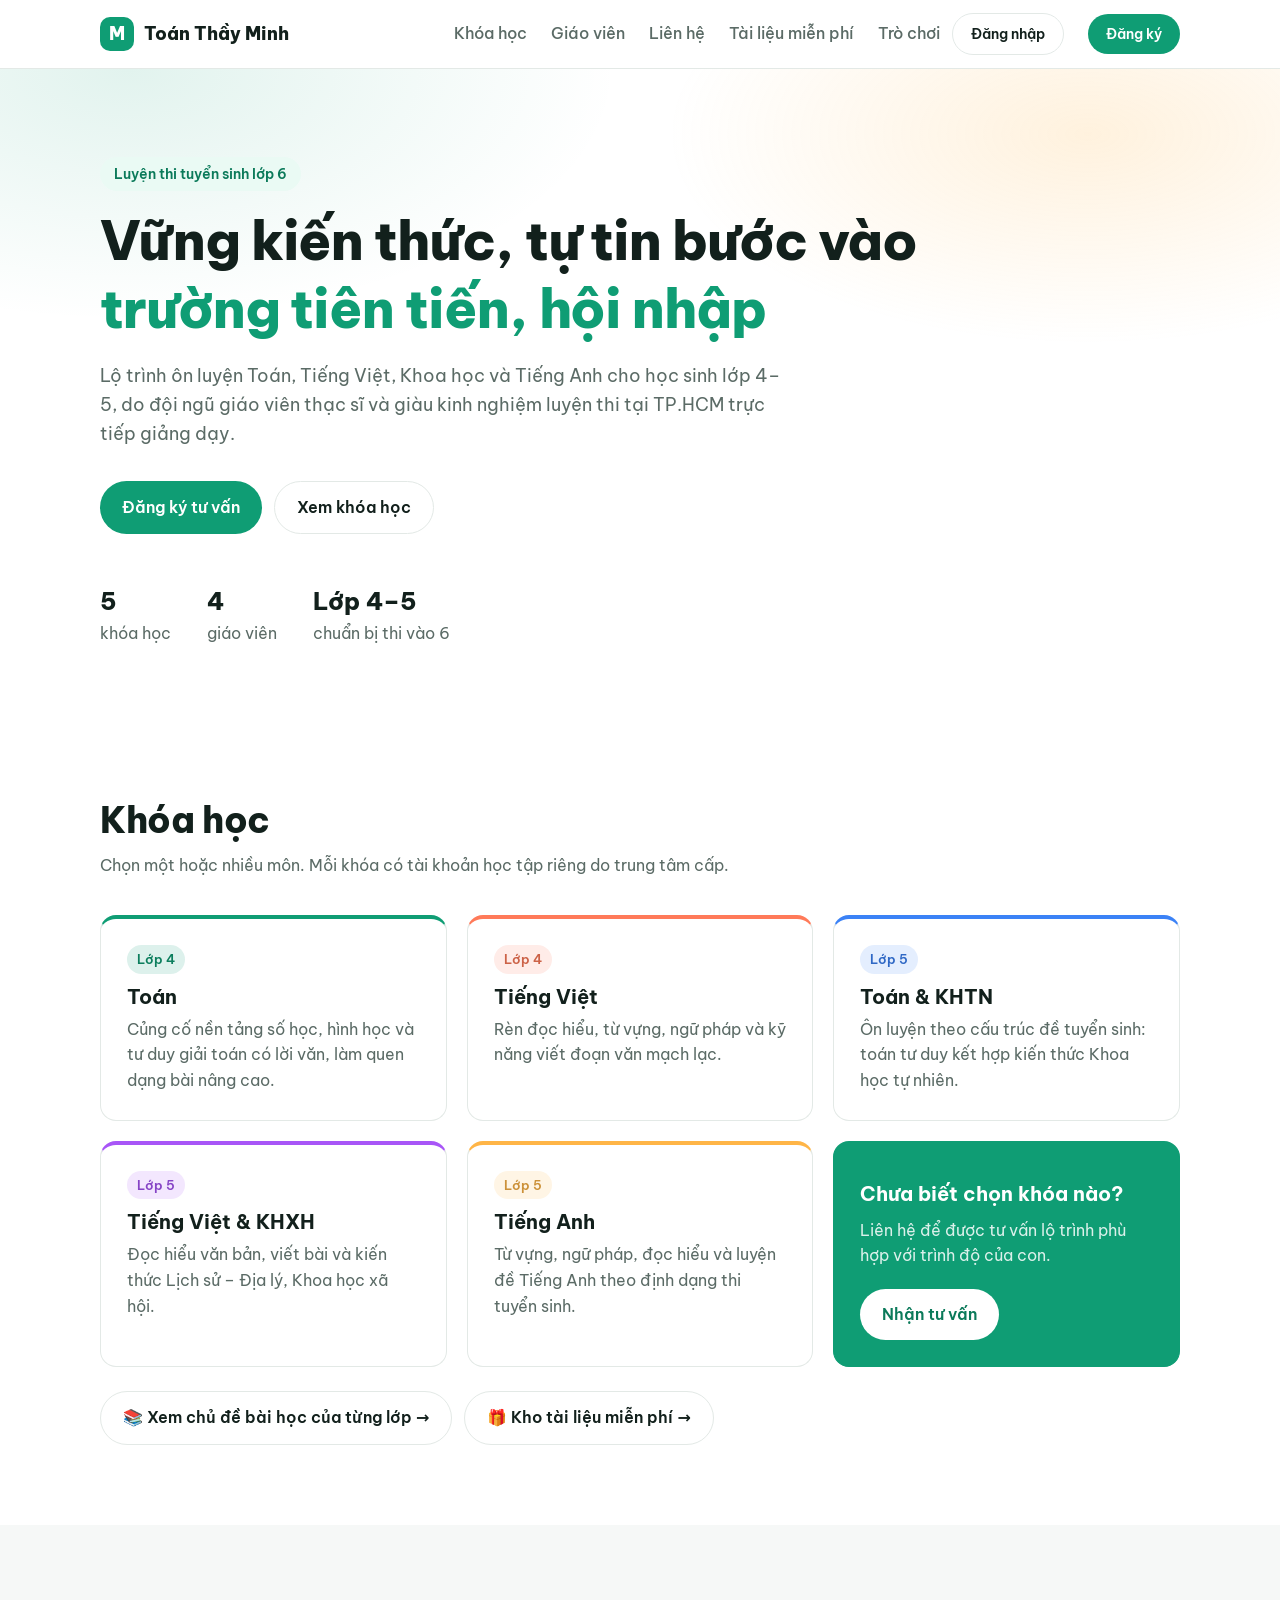
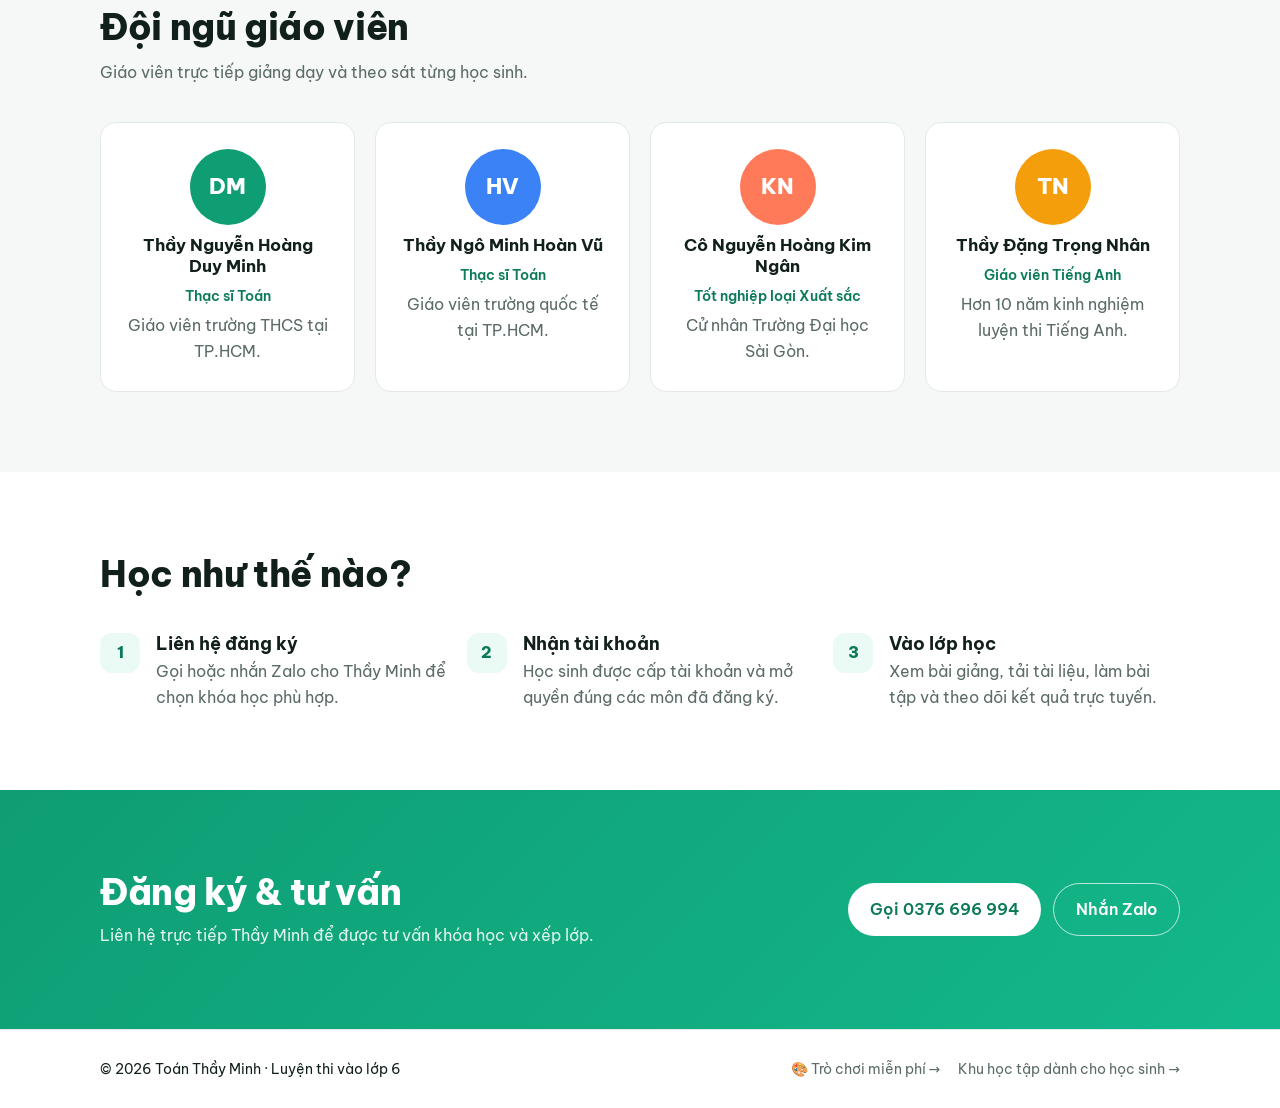
<file: index.html>
<!doctype html>
<html lang="vi">
<head>
<meta charset="utf-8">
<meta name="viewport" content="width=device-width, initial-scale=1">
<title>Toán Thầy Minh – Luyện thi vào lớp 6 trường tiên tiến, hội nhập</title>
<meta name="description" content="Khóa học luyện thi tuyển sinh lớp 6 các trường tiên tiến, hội nhập tại TP.HCM: Toán, Tiếng Việt, KHTN, KHXH, Tiếng Anh.">
<link rel="canonical" href="https://duyminhhqv03-cloud.github.io/ToanThayMinh/">
<meta name="theme-color" content="#0f9d74">
<link rel="icon" href="favicon.svg" type="image/svg+xml">
<link rel="apple-touch-icon" href="apple-touch-icon.png">
<link rel="manifest" href="manifest.webmanifest">
<meta name="mobile-web-app-capable" content="yes">
<meta name="apple-mobile-web-app-capable" content="yes">
<meta name="apple-mobile-web-app-title" content="Thầy Minh">
<meta name="apple-mobile-web-app-status-bar-style" content="default">
<meta property="og:type" content="website">
<meta property="og:locale" content="vi_VN">
<meta property="og:site_name" content="Toán Thầy Minh">
<meta property="og:url" content="https://duyminhhqv03-cloud.github.io/ToanThayMinh/">
<meta property="og:title" content="Toán Thầy Minh – Luyện thi vào lớp 6 trường tiên tiến, hội nhập">
<meta property="og:description" content="Khóa học luyện thi tuyển sinh lớp 6 tại TP.HCM: Toán, Tiếng Việt, KHTN, KHXH, Tiếng Anh cho học sinh lớp 4–5.">
<meta property="og:image" content="https://duyminhhqv03-cloud.github.io/ToanThayMinh/og-image.png">
<meta property="og:image:width" content="1200">
<meta property="og:image:height" content="630">
<meta name="twitter:card" content="summary_large_image">
<link rel="preconnect" href="https://fonts.googleapis.com">
<link rel="preconnect" href="https://fonts.gstatic.com" crossorigin>
<link href="https://fonts.googleapis.com/css2?family=Be+Vietnam+Pro:wght@400;500;600;700;800&display=swap" rel="stylesheet">
<link rel="stylesheet" href="style.css?v=2">
</head>
<body>

<header class="nav">
  <div class="wrap nav-inner">
    <a href="#" class="brand"><span class="logo">M</span>Toán Thầy Minh</a>
    <nav class="links">
      <a href="#khoa-hoc">Khóa học</a>
      <a href="#giao-vien">Giáo viên</a>
      <a href="#lien-he">Liên hệ</a>
      <a href="hoc/#/tai-lieu-mien-phi">Tài liệu miễn phí</a>
      <a href="hoc/#/tro-choi">Trò chơi</a>
    </nav>
    <a href="hoc/" class="btn btn-sm btn-ghost nav-login">Đăng nhập</a>
    <a href="#lien-he" class="btn btn-sm">Đăng ký</a>
  </div>
</header>

<main>
  <section class="hero">
    <div class="wrap hero-inner">
      <p class="eyebrow">Luyện thi tuyển sinh lớp 6</p>
      <h1>Vững kiến thức, tự tin bước vào <span class="hl">trường tiên tiến, hội nhập</span></h1>
      <p class="lead">Lộ trình ôn luyện Toán, Tiếng Việt, Khoa học và Tiếng Anh cho học sinh lớp 4–5, do đội ngũ giáo viên thạc sĩ và giàu kinh nghiệm luyện thi tại TP.HCM trực tiếp giảng dạy.</p>
      <div class="cta">
        <a href="#lien-he" class="btn">Đăng ký tư vấn</a>
        <a href="#khoa-hoc" class="btn btn-ghost">Xem khóa học</a>
      </div>
      <ul class="facts">
        <li><strong>5</strong> khóa học</li>
        <li><strong>4</strong> giáo viên</li>
        <li><strong>Lớp 4–5</strong> chuẩn bị thi vào 6</li>
      </ul>
    </div>
  </section>

  <section id="khoa-hoc" class="section">
    <div class="wrap">
      <h2>Khóa học</h2>
      <p class="sub">Chọn một hoặc nhiều môn. Mỗi khóa có tài khoản học tập riêng do trung tâm cấp.</p>
      <div class="grid courses">
        <article class="card course c1">
          <span class="tag">Lớp 4</span>
          <h3>Toán</h3>
          <p>Củng cố nền tảng số học, hình học và tư duy giải toán có lời văn, làm quen dạng bài nâng cao.</p>
        </article>
        <article class="card course c2">
          <span class="tag">Lớp 4</span>
          <h3>Tiếng Việt</h3>
          <p>Rèn đọc hiểu, từ vựng, ngữ pháp và kỹ năng viết đoạn văn mạch lạc.</p>
        </article>
        <article class="card course c3">
          <span class="tag">Lớp 5</span>
          <h3>Toán &amp; KHTN</h3>
          <p>Ôn luyện theo cấu trúc đề tuyển sinh: toán tư duy kết hợp kiến thức Khoa học tự nhiên.</p>
        </article>
        <article class="card course c4">
          <span class="tag">Lớp 5</span>
          <h3>Tiếng Việt &amp; KHXH</h3>
          <p>Đọc hiểu văn bản, viết bài và kiến thức Lịch sử – Địa lý, Khoa học xã hội.</p>
        </article>
        <article class="card course c5">
          <span class="tag">Lớp 5</span>
          <h3>Tiếng Anh</h3>
          <p>Từ vựng, ngữ pháp, đọc hiểu và luyện đề Tiếng Anh theo định dạng thi tuyển sinh.</p>
        </article>
        <article class="card course cta-card">
          <h3>Chưa biết chọn khóa nào?</h3>
          <p>Liên hệ để được tư vấn lộ trình phù hợp với trình độ của con.</p>
          <a href="#lien-he" class="btn btn-light">Nhận tư vấn</a>
        </article>
      </div>
      <div class="cta" style="margin-top: 24px;">
        <a href="hoc/#/muc-luc" class="btn btn-ghost">📚 Xem chủ đề bài học của từng lớp →</a>
        <a href="hoc/#/tai-lieu-mien-phi" class="btn btn-ghost">🎁 Kho tài liệu miễn phí →</a>
      </div>
    </div>
  </section>

  <section id="giao-vien" class="section alt">
    <div class="wrap">
      <h2>Đội ngũ giáo viên</h2>
      <p class="sub">Giáo viên trực tiếp giảng dạy và theo sát từng học sinh.</p>
      <div class="grid teachers">
        <article class="card teacher">
          <div class="avatar a1">DM</div>
          <h3>Thầy Nguyễn Hoàng Duy Minh</h3>
          <p class="role">Thạc sĩ Toán</p>
          <p>Giáo viên trường THCS tại TP.HCM.</p>
        </article>
        <article class="card teacher">
          <div class="avatar a2">HV</div>
          <h3>Thầy Ngô Minh Hoàn Vũ</h3>
          <p class="role">Thạc sĩ Toán</p>
          <p>Giáo viên trường quốc tế tại TP.HCM.</p>
        </article>
        <article class="card teacher">
          <div class="avatar a3">KN</div>
          <h3>Cô Nguyễn Hoàng Kim Ngân</h3>
          <p class="role">Tốt nghiệp loại Xuất sắc</p>
          <p>Cử nhân Trường Đại học Sài Gòn.</p>
        </article>
        <article class="card teacher">
          <div class="avatar a4">TN</div>
          <h3>Thầy Đặng Trọng Nhân</h3>
          <p class="role">Giáo viên Tiếng Anh</p>
          <p>Hơn 10 năm kinh nghiệm luyện thi Tiếng Anh.</p>
        </article>
      </div>
    </div>
  </section>

  <section class="section">
    <div class="wrap">
      <h2>Học như thế nào?</h2>
      <ol class="steps">
        <li><span>1</span><div><h3>Liên hệ đăng ký</h3><p>Gọi hoặc nhắn Zalo cho Thầy Minh để chọn khóa học phù hợp.</p></div></li>
        <li><span>2</span><div><h3>Nhận tài khoản</h3><p>Học sinh được cấp tài khoản và mở quyền đúng các môn đã đăng ký.</p></div></li>
        <li><span>3</span><div><h3>Vào lớp học</h3><p>Xem bài giảng, tải tài liệu, làm bài tập và theo dõi kết quả trực tuyến.</p></div></li>
      </ol>
    </div>
  </section>

  <section id="lien-he" class="section contact">
    <div class="wrap contact-inner">
      <div>
        <h2>Đăng ký &amp; tư vấn</h2>
        <p>Liên hệ trực tiếp Thầy Minh để được tư vấn khóa học và xếp lớp.</p>
      </div>
      <div class="contact-actions">
        <a class="btn btn-light" href="tel:0376696994">Gọi 0376 696 994</a>
        <a class="btn btn-outline-light" href="https://zalo.me/0376696994" target="_blank" rel="noopener">Nhắn Zalo</a>
      </div>
    </div>
  </section>
</main>

<footer class="footer">
  <div class="wrap footer-inner">
    <span>© <span id="y">2026</span> Toán Thầy Minh · Luyện thi vào lớp 6</span>
    <div style="display:flex;gap:18px;flex-wrap:wrap;">
      <a class="muted" href="hoc/#/tro-choi">🎨 Trò chơi miễn phí →</a>
      <a class="muted" href="hoc/">Khu học tập dành cho học sinh →</a>
    </div>
  </div>
</footer>

<script>document.getElementById('y').textContent = new Date().getFullYear();</script>
<script src="cai-app.js?v=1" defer></script>
<script>if ('serviceWorker' in navigator) navigator.serviceWorker.register('sw.js').catch(function () {});</script>
</body>
</html>
</file>
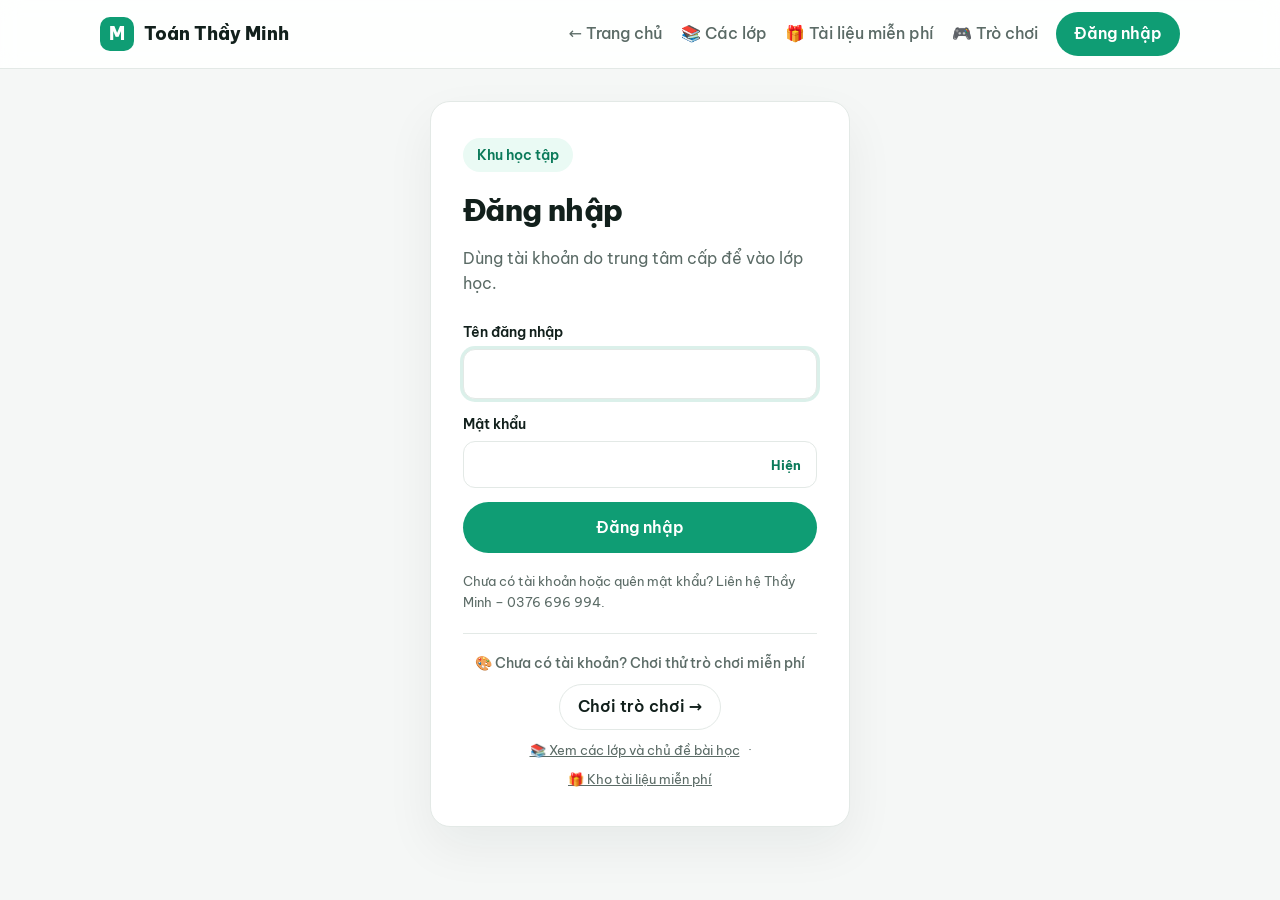
<file: hoc/index.html>
<!doctype html>
<html lang="vi">
<head>
<meta charset="utf-8">
<meta name="viewport" content="width=device-width, initial-scale=1">
<title>Khu học tập – Toán Thầy Minh</title>
<meta name="robots" content="noindex">
<meta name="theme-color" content="#0f9d74">
<link rel="icon" href="../favicon.svg" type="image/svg+xml">
<link rel="apple-touch-icon" href="../apple-touch-icon.png">
<link rel="manifest" href="../manifest.webmanifest">
<meta name="mobile-web-app-capable" content="yes">
<meta name="apple-mobile-web-app-capable" content="yes">
<meta name="apple-mobile-web-app-title" content="Thầy Minh">
<meta name="apple-mobile-web-app-status-bar-style" content="default">
<meta property="og:title" content="Khu học tập – Toán Thầy Minh">
<meta property="og:description" content="Lớp học trực tuyến của Toán Thầy Minh: bài tập, luyện tập, tài liệu và trò chơi.">
<meta property="og:image" content="https://duyminhhqv03-cloud.github.io/ToanThayMinh/og-image.png">
<link rel="preconnect" href="https://fonts.googleapis.com">
<link rel="preconnect" href="https://fonts.gstatic.com" crossorigin>
<link href="https://fonts.googleapis.com/css2?family=Be+Vietnam+Pro:wght@400;500;600;700;800&display=swap" rel="stylesheet">
<link rel="stylesheet" href="../style.css?v=2">
<link rel="stylesheet" href="app.css?v=73">
<link rel="stylesheet" href="tro-choi.css?v=73">
</head>
<body>
<header class="nav">
  <div class="wrap nav-inner">
    <a href="../" class="brand"><span class="logo">M</span>Toán Thầy Minh</a>
    <div id="nav-user" class="nav-user"></div>
  </div>
</header>
<main id="app" class="wrap app"></main>
<div id="toast" class="toast" role="status" aria-live="polite"></div>
<script src="config.js?v=73"></script>
<script src="quiz-format.js?v=73"></script>
<script src="app.js?v=73"></script>
<script src="game-modes.js?v=73"></script>
<script src="game-demo.js?v=73"></script>
<script src="game.js?v=73"></script>
<script src="live.js?v=73"></script>
<script src="review.js?v=73"></script>
<script src="avatar.js?v=73"></script>
<script src="sao.js?v=73"></script>
<script src="thach-dau.js?v=73"></script>
<script src="tro-choi.js?v=73"></script>
<script src="../cai-app.js?v=1" defer></script>
<script>if ('serviceWorker' in navigator) navigator.serviceWorker.register('../sw.js').catch(function () {});</script>
</body>
</html>
</file>
<file: style.css>
:root {
  --bg: #ffffff;
  --bg-alt: #f6f8f7;
  --ink: #12201c;
  --muted: #5b6b66;
  --line: #e3e9e6;
  --brand: #0f9d74;
  --brand-dark: #0b7a5a;
  --accent: #ffb547;
  --radius: 16px;
}

* { box-sizing: border-box; }
html { scroll-behavior: smooth; }
body {
  margin: 0;
  font-family: "Be Vietnam Pro", system-ui, sans-serif;
  color: var(--ink);
  background: var(--bg);
  line-height: 1.6;
  -webkit-font-smoothing: antialiased;
}
a { color: inherit; text-decoration: none; }
h1, h2, h3 { line-height: 1.25; margin: 0; }
.wrap { max-width: 1120px; margin: 0 auto; padding: 0 20px; }

/* Buttons */
.btn {
  display: inline-flex; align-items: center; justify-content: center;
  padding: 13px 22px; border-radius: 999px;
  background: var(--brand); color: #fff; font-weight: 600;
  transition: background .2s, transform .2s;
}
.btn:hover { background: var(--brand-dark); transform: translateY(-1px); }
.btn-sm { padding: 9px 18px; font-size: 14px; }
.btn-ghost { background: transparent; color: var(--ink); border: 1.5px solid var(--line); }
.btn-ghost:hover { background: var(--bg-alt); }
.btn-light { background: #fff; color: var(--brand-dark); }
.btn-light:hover { background: #eafaf4; }
.btn-outline-light { background: transparent; border: 1.5px solid rgba(255,255,255,.7); color: #fff; }
.btn-outline-light:hover { background: rgba(255,255,255,.12); }

/* Nav */
.nav {
  position: sticky; top: 0; z-index: 10;
  background: rgba(255,255,255,.9); backdrop-filter: blur(10px);
  border-bottom: 1px solid var(--line);
}
.nav-inner { display: flex; align-items: center; gap: 24px; height: 68px; }
.brand { display: flex; align-items: center; gap: 10px; font-weight: 800; font-size: 18px; white-space: nowrap; }
.logo {
  flex: none;
  width: 34px; height: 34px; border-radius: 10px;
  display: grid; place-items: center;
  background: var(--brand); color: #fff; font-weight: 800;
}
.links { display: flex; gap: 24px; margin-left: auto; font-weight: 500; color: var(--muted); }
.links a:hover { color: var(--ink); }
.nav-login { margin-left: -12px; }

/* Hero */
.hero {
  padding: 88px 0 72px;
  background:
    radial-gradient(600px 300px at 85% 10%, rgba(255,181,71,.18), transparent 70%),
    radial-gradient(700px 360px at 10% 0%, rgba(15,157,116,.12), transparent 70%);
}
.hero-inner > * { max-width: 820px; }
.eyebrow {
  display: inline-block; margin: 0 0 16px;
  padding: 6px 14px; border-radius: 999px;
  background: #eafaf4; color: var(--brand-dark);
  font-weight: 600; font-size: 14px;
}
h1 { font-size: clamp(32px, 5.2vw, 54px); font-weight: 800; letter-spacing: -0.02em; }
.hl { color: var(--brand); }
.lead { font-size: 18px; color: var(--muted); margin: 20px 0 32px; max-width: 680px; }
.cta { display: flex; gap: 12px; flex-wrap: wrap; }
.facts {
  list-style: none; padding: 0; margin: 48px 0 0;
  display: flex; gap: 36px; flex-wrap: wrap; color: var(--muted);
}
.facts strong { display: block; color: var(--ink); font-size: 24px; font-weight: 800; }

/* Sections */
.section { padding: 80px 0; }
.section.alt { background: var(--bg-alt); }
h2 { font-size: clamp(26px, 3.4vw, 36px); font-weight: 800; letter-spacing: -0.01em; }
.sub { color: var(--muted); margin: 10px 0 36px; }
.grid { display: grid; gap: 20px; }

.card {
  background: #fff; border: 1px solid var(--line);
  border-radius: var(--radius); padding: 26px;
  transition: transform .2s, box-shadow .2s;
}
.card:hover { transform: translateY(-3px); box-shadow: 0 12px 30px rgba(18,32,28,.07); }
.card h3 { font-size: 20px; margin: 10px 0 8px; }
.card p { margin: 0; color: var(--muted); }

/* Courses */
.courses { grid-template-columns: repeat(3, 1fr); }
.course { border-top: 4px solid var(--c, var(--brand)); }
.c1 { --c: #0f9d74; } .c2 { --c: #ff7a59; } .c3 { --c: #3b82f6; }
.c4 { --c: #a855f7; } .c5 { --c: #ffb547; }
.tag {
  display: inline-block; font-size: 13px; font-weight: 600;
  padding: 4px 10px; border-radius: 999px;
  background: #eafaf4;
  background: color-mix(in srgb, var(--c) 14%, white);
  color: #0b7a5a;
  color: color-mix(in srgb, var(--c) 80%, black);
}
.cta-card {
  background: var(--brand); border-color: var(--brand); color: #fff;
  display: flex; flex-direction: column; justify-content: center; gap: 4px;
}
.cta-card p { color: rgba(255,255,255,.85); margin-bottom: 16px; }
.cta-card .btn { align-self: flex-start; }

/* Teachers */
.teachers { grid-template-columns: repeat(4, 1fr); }
.teacher { text-align: center; }
.avatar {
  width: 76px; height: 76px; margin: 0 auto 6px; border-radius: 50%;
  display: grid; place-items: center; font-weight: 800; font-size: 22px; color: #fff;
}
.a1 { background: #0f9d74; } .a2 { background: #3b82f6; }
.a3 { background: #ff7a59; } .a4 { background: #f59e0b; }
.teacher h3 { font-size: 17px; }
.role { color: var(--brand-dark) !important; font-weight: 600; font-size: 14px; margin-bottom: 6px !important; }

/* Steps */
.steps { list-style: none; padding: 0; margin: 36px 0 0; display: grid; grid-template-columns: repeat(3, 1fr); gap: 20px; }
.steps li { display: flex; gap: 16px; align-items: flex-start; }
.steps span {
  flex: none; width: 40px; height: 40px; border-radius: 12px;
  display: grid; place-items: center; font-weight: 800;
  background: #eafaf4; color: var(--brand-dark);
}
.steps h3 { font-size: 18px; margin-bottom: 4px; }
.steps p { margin: 0; color: var(--muted); }

/* Contact */
.contact { background: linear-gradient(135deg, var(--brand) 0%, #13b88a 100%); color: #fff; }
.contact-inner { display: flex; align-items: center; justify-content: space-between; gap: 24px; flex-wrap: wrap; }
.contact p { color: rgba(255,255,255,.88); margin: 8px 0 0; }
.contact-actions { display: flex; gap: 12px; flex-wrap: wrap; }

/* Footer */
.footer { padding: 28px 0; border-top: 1px solid var(--line); font-size: 14px; }
.footer-inner { display: flex; justify-content: space-between; gap: 12px; flex-wrap: wrap; }
.muted { color: var(--muted); }

/* Responsive */
@media (max-width: 960px) {
  .courses { grid-template-columns: repeat(2, 1fr); }
  .teachers { grid-template-columns: repeat(2, 1fr); }
  .steps { grid-template-columns: 1fr; }
}
@media (max-width: 640px) {
  .links { display: none; }
  .nav .btn-sm { margin-left: auto; }
  .hero { padding: 56px 0 48px; }
  .section { padding: 56px 0; }
  .courses, .teachers { grid-template-columns: 1fr; }
  .facts { gap: 24px; }
}
@media (max-width: 640px) {
  .nav-inner { gap: 10px; }
  .nav .btn-sm + .btn-sm { margin-left: 0; }
}
@media (max-width: 420px) {
  .nav .wrap { padding: 0 14px; }
  .nav-inner { gap: 6px; }
  .brand { font-size: 15px; gap: 7px; }
  .logo { width: 30px; height: 30px; border-radius: 9px; }
  .nav .btn-sm { padding: 8px 11px; font-size: 13px; white-space: nowrap; }
  .nav-login { margin-left: auto; }
}
</file>
<file: hoc/app.css>
/* Khu học tập – dùng chung biến màu với ../style.css */
body { background: var(--bg-alt); min-height: 100vh; }
.app { padding-top: 32px; padding-bottom: 64px; }

/* Thanh trên cùng */
.nav-user { margin-left: auto; display: flex; align-items: center; gap: 18px; }
.nav-links { display: flex; gap: 18px; }
.nav-link { color: var(--muted); font-weight: 500; }
.nav-link:hover { color: var(--ink); }
.user-menu { position: relative; }
.user-menu summary {
  list-style: none; cursor: pointer; display: flex; align-items: center; gap: 8px;
  padding: 6px 10px; border-radius: 999px; border: 1px solid var(--line); background: #fff;
}
.user-menu summary::-webkit-details-marker { display: none; }
.user-name { font-weight: 600; font-size: 14px; max-width: 160px; overflow: hidden; text-overflow: ellipsis; white-space: nowrap; }
.user-menu-list {
  position: absolute; right: 0; top: calc(100% + 6px); min-width: 180px; z-index: 20;
  background: #fff; border: 1px solid var(--line); border-radius: 12px; padding: 6px;
  box-shadow: 0 12px 30px rgba(18,32,28,.12);
}
.user-menu-list button {
  display: block; width: 100%; text-align: left; padding: 10px 12px; border: 0; background: none;
  font: inherit; border-radius: 8px; cursor: pointer; color: var(--ink);
}
.user-menu-list button:hover { background: var(--bg-alt); }
.user-menu-list .menu-mobile { display: none; }
@media (max-width: 760px) { .user-menu-list .menu-mobile { display: block; } }

.role-badge { font-size: 12px; font-weight: 600; padding: 2px 9px; border-radius: 999px; white-space: nowrap; }
.role-admin { background: #fde8e1; color: #b4401f; }
.role-teacher { background: #e3edff; color: #1d4fbf; }
.role-student { background: #eafaf4; color: var(--brand-dark); }

/* Chung */
.page-head { margin-bottom: 28px; }
.page-head h1 { font-size: clamp(26px, 4vw, 36px); font-weight: 800; letter-spacing: -0.01em; margin: 6px 0; }
.page-head p { margin: 0; }
.free-focus { margin-bottom: 24px; border: 2px solid var(--brand, #3f9a72); }
.free-focus > p { margin: 0 0 8px; }
.page-head .free-tools { margin-top: 14px; display: flex; flex-wrap: wrap; align-items: center; gap: 10px; }
.section-title { font-size: 20px; margin: 32px 0 14px; }
.muted { color: var(--muted); }
.small { font-size: 14px; }
.mono { font-family: ui-monospace, SFMono-Regular, Menlo, Consolas, monospace; font-size: 14px; }
.err { color: #c2410c; }
.back { display: inline-block; color: var(--muted); font-weight: 500; margin-bottom: 18px; }
.back:hover { color: var(--ink); }
.span-all { grid-column: 1 / -1; }

.panel {
  background: #fff; border: 1px solid var(--line); border-radius: var(--radius);
  padding: 22px 24px; margin-bottom: 16px;
}
details.panel > summary { cursor: pointer; font-weight: 700; font-size: 17px; }
details.panel[open] > summary { margin-bottom: 18px; }
.empty { text-align: center; padding: 40px 24px; }
.empty p { margin: 4px 0; }

.loading { display: flex; align-items: center; gap: 10px; color: var(--muted); padding: 24px 0; }
.spinner {
  width: 18px; height: 18px; border-radius: 50%;
  border: 2.5px solid var(--line); border-top-color: var(--brand);
  animation: spin .8s linear infinite;
}
@keyframes spin { to { transform: rotate(360deg); } }

/* Nút */
.btn { border: 0; cursor: pointer; font: inherit; font-weight: 600; }
.btn:disabled { opacity: .6; cursor: progress; transform: none; }
.btn-block { width: 100%; }
.btn-danger { background: #dc4a26; }
.btn-danger:hover { background: #b93a1b; }
.btn.btn-ghost { background: #fff; color: var(--ink); border: 1.5px solid var(--line); }
.btn.btn-ghost:hover { background: var(--bg-alt); }
.icon-btn {
  width: 34px; height: 34px; border-radius: 10px; border: 1px solid var(--line); background: #fff;
  cursor: pointer; font-size: 18px; line-height: 1; display: inline-grid; place-items: center; color: var(--muted);
}
.icon-btn:hover { background: var(--bg-alt); color: var(--ink); }
.icon-btn.danger:hover { background: #fdecea; border-color: #f5c2b8; }

/* Form */
.form { display: grid; gap: 14px; }
.field { display: grid; gap: 6px; align-content: start; }
.field > span { font-weight: 600; font-size: 14px; }
.field small { color: var(--muted); font-size: 13px; }
input:not([type=checkbox]):not([type=file]), select, textarea {
  font: inherit; color: var(--ink); width: 100%;
  padding: 11px 14px; border: 1.5px solid var(--line); border-radius: 12px; background: #fff;
  transition: border-color .15s, box-shadow .15s;
}
input:focus, select:focus, textarea:focus { outline: none; border-color: var(--brand); box-shadow: 0 0 0 3px rgba(15,157,116,.15); }
input[type=file] { font: inherit; padding: 10px; border: 1.5px dashed var(--line); border-radius: 12px; background: var(--bg-alt); width: 100%; }
textarea { resize: vertical; }
.row { display: grid; grid-template-columns: repeat(3, 1fr); gap: 14px; align-items: start; }
.checks { display: flex; flex-wrap: wrap; gap: 8px; }
.check { display: inline-flex; align-items: center; gap: 8px; font-size: 14px; cursor: pointer; }
.checks .check { padding: 7px 12px; border: 1.5px solid var(--line); border-radius: 999px; background: #fff; }
.checks .check.checked { border-color: var(--brand); background: #eafaf4; }
.checks .check:has(input:checked) { border-color: var(--brand); background: #eafaf4; }
.check input { width: 16px; height: 16px; accent-color: var(--brand); }
[hidden] { display: none !important; }

.segmented { display: inline-flex; background: var(--bg-alt); border-radius: 999px; padding: 4px; justify-self: start; }
.seg { border: 0; background: none; font: inherit; font-weight: 600; font-size: 14px; padding: 8px 16px; border-radius: 999px; cursor: pointer; color: var(--muted); }
.seg.active { background: #fff; color: var(--ink); box-shadow: 0 1px 4px rgba(0,0,0,.08); }

/* Đăng nhập */
.login { display: grid; place-items: center; min-height: calc(100vh - 200px); }
.login-card {
  width: 100%; max-width: 420px; background: #fff; border: 1px solid var(--line);
  border-radius: 20px; padding: 36px 32px; box-shadow: 0 20px 50px rgba(18,32,28,.06);
}
.login-card h1 { font-size: 30px; font-weight: 800; margin: 4px 0 6px; }
.login-card .form { margin: 24px 0 18px; }
.notice { background: #fff7e6; border: 1px solid #ffe0a3; color: #8a5a00; padding: 10px 14px; border-radius: 10px; font-size: 14px; }

/* Thẻ khóa học */
a.card { display: block; }
.course-branches {
  font-size: 13.5px; font-weight: 600; margin: -2px 0 6px !important;
  color: #0b7a5a !important;
  color: color-mix(in srgb, var(--c, var(--brand)) 80%, black) !important;
}
.course-meta { margin-top: 14px !important; font-size: 14px; display: flex; gap: 8px; align-items: center; flex-wrap: wrap; }
.pill { font-size: 12px; font-weight: 600; padding: 2px 9px; border-radius: 999px; background: #e3edff; color: #1d4fbf; }
.course-head .tag { --c: inherit; }
.course-head { border-left: 5px solid var(--c, var(--brand)); padding-left: 18px; }

/* Tài liệu */
.doc-list { display: grid; gap: 10px; }
.doc {
  display: flex; align-items: center; gap: 16px;
  background: #fff; border: 1px solid var(--line); border-radius: 14px; padding: 16px 18px;
}
.kind {
  flex: none; width: 56px; height: 56px; border-radius: 12px; display: grid; place-items: center;
  font-size: 11.5px; font-weight: 800; letter-spacing: .02em;
}
.k-pdf { background: #fdecea; color: #c0361b; }
.k-word { background: #e3edff; color: #1d4fbf; }
.k-excel { background: #e3f6ea; color: #157a3d; }
.k-slide { background: #fff1e0; color: #b45309; }
.k-image { background: #f3e8ff; color: #7e22ce; }
.k-video { background: #ffe4e6; color: #be123c; }
.k-audio { background: #e0f2fe; color: #0369a1; }
.k-link { background: #eafaf4; color: var(--brand-dark); }
.k-file { background: var(--bg-alt); color: var(--muted); }
.doc-main { flex: 1; min-width: 0; }
.doc-main h3 { font-size: 16.5px; margin: 0 0 2px; overflow-wrap: anywhere; }
.doc-desc { margin: 2px 0; color: var(--ink); font-size: 14.5px; white-space: pre-line; overflow-wrap: anywhere; }
.doc-meta { margin: 4px 0 0; color: var(--muted); font-size: 13px; }
.doc-actions { display: flex; gap: 8px; align-items: center; flex: none; }
.upload { border-color: #bfe9da; background: #fbfffd; }

/* Bảng tài khoản */
.list-head { display: flex; align-items: baseline; justify-content: space-between; }
.toolbar { display: flex; gap: 10px; margin-bottom: 12px; }
.toolbar input { flex: 1; }
.toolbar select { width: auto; }
.table-wrap { overflow-x: auto; background: #fff; border: 1px solid var(--line); border-radius: var(--radius); }
.table { width: 100%; border-collapse: collapse; font-size: 14.5px; }
.table th { text-align: left; font-size: 13px; color: var(--muted); font-weight: 600; padding: 12px 14px; border-bottom: 1px solid var(--line); background: var(--bg-alt); }
.table td { padding: 12px 14px; white-space: normal; border-bottom: 1px solid var(--line); vertical-align: middle; }
.table tr:last-child td { border-bottom: 0; }
.table tr.inactive td { opacity: .55; }
.table .actions { white-space: nowrap; text-align: right; }
.table .actions > * + * { margin-left: 6px; }
.chips { display: flex; flex-wrap: wrap; gap: 4px; }
.chip { font-size: 12.5px; padding: 2px 8px; border-radius: 999px; background: var(--bg-alt); border: 1px solid var(--line); white-space: nowrap; }
.modal .table-wrap { max-height: 50vh; overflow: auto; }

/* Hộp thoại */
.overlay {
  position: fixed; top: 0; right: 0; bottom: 0; left: 0; z-index: 50; background: rgba(18,32,28,.45);
  display: grid; place-items: center; padding: 16px; animation: fade .15s;
}
@keyframes fade { from { opacity: 0; } }
.modal {
  width: 100%; max-width: 560px; max-height: calc(100vh - 32px); overflow: auto;
  background: #fff; border-radius: 18px; box-shadow: 0 30px 80px rgba(0,0,0,.25);
}
.modal-head { display: flex; align-items: center; justify-content: space-between; padding: 18px 22px 0; }
.modal-head h3 { font-size: 19px; }
.modal-body { padding: 16px 22px; }
.modal-body p { margin: 0 0 12px; }
.modal-actions { display: flex; justify-content: flex-end; gap: 10px; padding: 0 22px 20px; }
.cred {
  margin: 0; padding: 14px 16px; background: var(--bg-alt); border: 1px solid var(--line); border-radius: 12px;
  font-size: 14px; white-space: pre-wrap; word-break: break-all;
}

/* Thông báo */
.toast {
  position: fixed; left: 50%; bottom: 24px; transform: translate(-50%, 20px); z-index: 60;
  max-width: calc(100% - 32px); padding: 12px 18px; border-radius: 12px;
  background: var(--ink); color: #fff; font-weight: 500; font-size: 14.5px;
  opacity: 0; pointer-events: none; transition: opacity .2s, transform .2s;
}
.toast.show { opacity: 1; transform: translate(-50%, 0); }
.toast.error { background: #c2410c; }
.toast.success { background: var(--brand-dark); }

@media (max-width: 760px) {
  .brand { white-space: nowrap; font-size: 16px; }
  .role-badge { font-size: 11px; }
  .row { grid-template-columns: 1fr; }
  .nav-links { display: none; }
  .user-name { max-width: 110px; }
  .doc { flex-wrap: wrap; }
  .kind { width: 44px; height: 44px; font-size: 10px; }
  .doc-main { flex: 1 1 calc(100% - 64px); }
  .doc-actions { width: 100%; justify-content: flex-end; }
  .panel { padding: 18px; }
  .login-card { padding: 28px 22px; }
  /* Bảng thành thẻ trên điện thoại */
  .table.users thead { display: none; }
  .table.users tr { display: block; padding: 12px 14px; border-bottom: 1px solid var(--line); }
  .table.users td { display: flex; gap: 12px; padding: 4px 0; border: 0; }
  .table.users td[data-label]::before { content: attr(data-label); font-family: 'Be Vietnam Pro', system-ui, sans-serif; letter-spacing: 0; flex: none; width: 110px; color: var(--muted); font-size: 13px; }
  .table.users .actions { justify-content: flex-start; padding-top: 8px; }
}

.table td.status { white-space: nowrap; }

/* ───────── v3: chủ đề, bài tập, luyện tập, trình xem ───────── */
.no-scroll { overflow: hidden; }
.prewrap { white-space: pre-line; overflow-wrap: anywhere; }
.ok { color: var(--brand-dark); }
.spacer { flex: 1; }
.danger-text { color: #c2410c !important; }
.btn-lg { padding: 15px 28px; font-size: 17px; }
.btn-accent { background: #f59e0b; }
.btn-accent:hover { background: #d97706; }
.actions-end { display: flex; justify-content: flex-end; gap: 10px; margin-top: 16px; flex-wrap: wrap; }
.actions-start { display: flex; gap: 10px; margin-top: 14px; flex-wrap: wrap; }
.row.two { grid-template-columns: 1fr 1fr; }
.big-check { align-self: end; padding-bottom: 12px; }

.pill.p-todo { background: #fff1e0; color: #b45309; }
.pill.p-wait { background: #fff7d6; color: #8a6100; }
.pill.p-done { background: #eafaf4; color: var(--brand-dark); }
.pill.p-blue { background: #e3edff; color: #1d4fbf; }
.pill.p-bad { background: #fdecea; color: #c0361b; }
.pill { white-space: nowrap; }

.due { display: inline-block; font-size: 13px; font-weight: 600; padding: 2px 9px; border-radius: 999px; background: var(--bg-alt); color: var(--muted); }
.due.soon { background: #fff1e0; color: #b45309; }
.due.over { background: #fdecea; color: #c0361b; }
.head-meta { display: flex; gap: 10px; align-items: center; flex-wrap: wrap; margin-top: 6px !important; }
.head-tools { display: flex; gap: 8px; margin-top: 14px; flex-wrap: wrap; }

/* Danh sách việc cần làm */
.task-list { display: grid; gap: 8px; margin-bottom: 8px; }
.task {
  display: flex; align-items: center; gap: 14px; text-align: left; width: 100%; font: inherit; color: inherit; cursor: pointer;
  background: #fff; border: 1px solid var(--line); border-radius: 14px; padding: 12px 16px; transition: border-color .15s, box-shadow .15s;
}
.task:hover { border-color: #bfe9da; box-shadow: 0 6px 18px rgba(18,32,28,.06); }
.task-main { flex: 1; min-width: 0; display: grid; }
.task-main strong { overflow: hidden; text-overflow: ellipsis; white-space: nowrap; }
.task-list.compact .task { padding: 10px 14px; }
.ok-panel { color: var(--brand-dark); font-weight: 600; }
.k-hw { background: #fff1e0; color: #b45309; }
.k-quiz { background: #e3edff; color: #1d4fbf; }
.k-done { background: #eafaf4; color: var(--brand-dark); }
.task .kind, .item .kind { width: 58px; height: 46px; font-size: 10.5px; text-align: center; line-height: 1.15; }
.kind.sm { width: 42px; height: 34px; font-size: 10px; border-radius: 9px; }
.chev { font-size: 24px; color: var(--muted); line-height: 1; }

/* Trang khóa học */
.branch-tabs { display: flex; gap: 6px; border-bottom: 2px solid var(--line); margin: -6px 0 20px; overflow-x: auto; overflow-y: hidden; scrollbar-width: none; }
.branch-tabs::-webkit-scrollbar { display: none; }
.branch-tab {
  font: inherit; font-size: 16px; font-weight: 700; cursor: pointer; padding: 10px 18px;
  border: 0; border-bottom: 3px solid transparent; margin-bottom: -2px; border-radius: 10px 10px 0 0;
  background: none; color: var(--muted); white-space: nowrap; transition: color .15s, background .15s, border-color .15s;
}
.branch-tab:hover { color: var(--ink); background: rgba(18, 32, 28, .04); }
.branch-tab.active {
  color: #0b7a5a;
  color: color-mix(in srgb, var(--c, var(--brand)) 80%, black);
  border-bottom-color: var(--c, var(--brand));
  background: #eafaf4;
  background: color-mix(in srgb, var(--c, var(--brand)) 12%, white);
}
.course-tools { display: flex; justify-content: space-between; align-items: center; gap: 12px; flex-wrap: wrap; margin-bottom: 18px; }
.add-bar { display: flex; gap: 8px; flex-wrap: wrap; }
.chips.filter { gap: 6px; margin-bottom: 0; }
.chip-btn {
  font: inherit; font-size: 14px; font-weight: 600; cursor: pointer; padding: 7px 14px; border-radius: 999px;
  border: 1.5px solid var(--line); background: #fff; color: var(--muted);
}
.chip-btn:hover { color: var(--ink); }
.chip-btn.active { background: var(--ink); border-color: var(--ink); color: #fff; }
.student-list + .chips, .chips.filter + .student-list { margin-top: 12px; }

.topic { background: #fff; border: 1px solid var(--line); border-radius: var(--radius); margin-bottom: 14px; }
/* Không dùng overflow: hidden ở .topic: nó cắt mất menu ⋯ của mục cuối. Bo góc mục cuối thay cho việc cắt. */
.topic-items > .item:last-child { border-radius: 0 0 var(--radius) var(--radius); }
.topic > summary {
  list-style: none; cursor: pointer; display: flex; justify-content: space-between; align-items: center; gap: 12px;
  padding: 16px 20px; font-weight: 700; font-size: 17px;
}
.topic > summary::-webkit-details-marker { display: none; }
.topic > summary::before { content: '▸'; color: var(--muted); transition: transform .15s; margin-right: -4px; }
.topic[open] > summary::before { transform: rotate(90deg); }
.topic-name { flex: 1; }
.topic-count { font-size: 13px; font-weight: 500; color: var(--muted); }
.topic-items { display: grid; border-top: 1px solid var(--line); }
.section-head { font-size: 15px; font-weight: 700; color: var(--muted); text-transform: uppercase; letter-spacing: .03em; margin: 22px 0 10px; }
.section-head:first-child { margin-top: 4px; }
.week-now { border-color: #0f9d74; box-shadow: 0 0 0 1px #0f9d74; }
.week-now > summary .topic-name { color: #0b7a5a; }
.item { display: flex; align-items: center; gap: 14px; padding: 14px 20px; border-bottom: 1px solid var(--line); color: inherit; }
.item:last-child { border-bottom: 0; }
.item.link:hover { background: #fbfdfc; }
.item-main { flex: 1; min-width: 0; }
.item-main h3 { font-size: 16px; margin: 0 0 2px; overflow-wrap: anywhere; }
.item-desc { margin: 2px 0; font-size: 14.5px; white-space: pre-line; overflow-wrap: anywhere; }
.item-meta { margin: 4px 0 0; color: var(--muted); font-size: 13px; }
.item-actions { display: flex; gap: 8px; align-items: center; flex: none; }

.row-menu { position: relative; }
.row-menu summary {
  list-style: none; cursor: pointer; width: 34px; height: 34px; border-radius: 10px; border: 1px solid var(--line);
  display: grid; place-items: center; font-size: 18px; color: var(--muted); background: #fff;
}
.row-menu summary::-webkit-details-marker { display: none; }
.row-menu-list {
  position: absolute; right: 0; top: calc(100% + 4px); z-index: 15; min-width: 170px; background: #fff;
  border: 1px solid var(--line); border-radius: 12px; padding: 6px; box-shadow: 0 12px 30px rgba(18,32,28,.12);
}
.row-menu-list button { display: block; width: 100%; text-align: left; border: 0; background: none; font: inherit; padding: 9px 12px; border-radius: 8px; cursor: pointer; }
.row-menu-list button:hover { background: var(--bg-alt); }
.row-menu-list button.danger { color: #c2410c; }

/* File trong bài tập */
.file-row { display: flex; align-items: center; gap: 12px; padding: 10px 0; flex-wrap: wrap; }
.file-row + .file-row { border-top: 1px solid var(--line); }
.file-name { flex: 1; min-width: 120px; font-weight: 500; overflow-wrap: anywhere; }
.panel > .prewrap:first-child { margin-top: 0; }

/* Nộp bài */
.submit-panel h2 { font-size: 20px; margin-bottom: 14px; }
.dropzone {
  border: 2px dashed #bfe9da; background: #f6fcf9; border-radius: 16px; padding: 26px 18px; text-align: center;
  transition: background .15s, border-color .15s;
}
.dropzone.over { background: #e6f7ef; border-color: var(--brand); }
.dropzone p { margin: 6px 0; }
.drop-icon { font-size: 34px; }
.drop-actions { display: flex; gap: 10px; justify-content: center; flex-wrap: wrap; margin: 12px 0 6px; }
.file-grid { display: grid; grid-template-columns: repeat(auto-fill, minmax(130px, 1fr)); gap: 12px; margin: 16px 0; }
.tile { position: relative; background: #fff; border: 1px solid var(--line); border-radius: 12px; overflow: hidden; display: grid; }
.tile.new { border-color: #bfe9da; }
.tile-thumb {
  aspect-ratio: 1; display: grid; place-items: center; background: var(--bg-alt); border: 0; padding: 0; cursor: pointer; overflow: hidden; width: 100%;
}
.tile-thumb img { width: 100%; height: 100%; object-fit: cover; }
.tile-name { font-size: 12.5px; padding: 6px 8px 0; overflow: hidden; text-overflow: ellipsis; white-space: nowrap; }
.tile-dl { border: 0; background: none; font: inherit; font-size: 12.5px; color: var(--brand-dark); font-weight: 600; text-align: left; padding: 2px 8px 8px; cursor: pointer; }
.tile.new .tile-name { padding-bottom: 8px; }
.tile-x {
  position: absolute; top: 6px; right: 6px; width: 28px; height: 28px; border-radius: 50%; border: 0;
  background: rgba(18,32,28,.7); color: #fff; font-size: 18px; line-height: 1; cursor: pointer;
}
.tile-badge { position: absolute; top: 6px; left: 6px; font-size: 11px; font-weight: 700; background: var(--brand); color: #fff; padding: 2px 7px; border-radius: 999px; }

.status-card { display: flex; gap: 20px; align-items: center; }
.status-card.waiting { border-color: #ffe0a3; background: #fffcf3; }
.status-card.graded { border-color: #bfe9da; background: #f6fcf9; }
.status-icon { flex: none; width: 64px; height: 64px; border-radius: 50%; background: #ffb547; color: #fff; display: grid; place-items: center; font-size: 30px; font-weight: 800; }
.score-big { flex: none; width: 92px; height: 92px; border-radius: 50%; background: var(--brand); color: #fff; display: grid; place-items: center; align-content: center; }
.score-big span { font-size: 32px; font-weight: 800; line-height: 1; }
.score-big small { font-size: 13px; opacity: .85; }
.status-main h3 { font-size: 19px; margin-bottom: 2px; }
.status-main p { margin: 0; }
.feedback { margin-top: 12px; background: #fff; border: 1px solid var(--line); border-radius: 12px; padding: 12px 14px; }
.feedback p { margin: 4px 0 0; }

/* Giáo viên: thống kê, danh sách học sinh, chấm bài */
.stats { display: grid; grid-template-columns: repeat(auto-fit, minmax(120px, 1fr)); gap: 12px; margin-bottom: 18px; }
.stat { background: #fff; border: 1px solid var(--line); border-radius: 14px; padding: 14px 16px; display: grid; }
.stat strong { font-size: 24px; font-weight: 800; }
.stat span { color: var(--muted); font-size: 13.5px; }
.stat.warn { border-color: #ffe0a3; background: #fffcf3; }
.student-list { display: grid; gap: 8px; margin-top: 12px; }
.student-row {
  display: grid; grid-template-columns: auto 1fr auto auto; align-items: center; gap: 12px; text-align: left;
  font: inherit; color: inherit; background: #fff; border: 1px solid var(--line); border-radius: 14px; padding: 10px 14px; cursor: pointer;
}
.student-row:hover:not(:disabled) { border-color: #bfe9da; box-shadow: 0 6px 18px rgba(18,32,28,.06); }
.student-row:disabled { cursor: default; opacity: .75; }
.student-name { font-weight: 600; }
.avatar.sm { width: 38px; height: 38px; font-size: 14px; margin: 0; background: var(--brand); }
.modal.wide { max-width: 1100px; }
.grade { display: grid; grid-template-columns: 1fr 320px; gap: 22px; }
.grade-work { display: grid; gap: 12px; align-content: start; }
.work-img { background: var(--bg-alt); border-radius: 12px; overflow: hidden; min-height: 80px; display: grid; place-items: center; }
.work-img img { width: 100%; display: block; cursor: zoom-in; }
/* Cột điểm + nhận xét trượt theo khi thầy cuộn xem các câu bên trái (align-self: start để sticky có chỗ trượt) */
.grade-side {
  display: grid; gap: 12px; align-content: start; align-self: start;
  position: -webkit-sticky; position: sticky; top: 0;
  max-height: calc(100vh - 150px); overflow-y: auto;
}
.score-input { font-size: 26px !important; font-weight: 800; text-align: center; }
.quick-scores { display: flex; gap: 6px; flex-wrap: wrap; }
.quick-scores .chip-btn { padding: 5px 12px; }

/* Luyện tập */
.quiz-start { display: grid; gap: 16px; justify-items: start; }
.quiz-start .stats { width: 100%; margin: 0; }
.quiz-top { display: flex; align-items: center; gap: 12px; margin-bottom: 10px; }
.quiz-title { flex: 1; font-size: 17px; overflow: hidden; text-overflow: ellipsis; white-space: nowrap; }
.clock { font-weight: 800; font-variant-numeric: tabular-nums; background: #fff; border: 1px solid var(--line); padding: 6px 12px; border-radius: 999px; }
.clock.low { background: #fdecea; color: #c0361b; border-color: #f5c2b8; }
.progress { height: 8px; background: #e3e9e6; border-radius: 999px; overflow: hidden; margin-bottom: 16px; }
.progress-bar { height: 100%; width: 0; background: var(--brand); transition: width .25s; }
.quiz-card { padding: 28px; }
.q-num { color: var(--muted); font-weight: 600; font-size: 14px; margin: 0 0 6px; }
.q-text { font-size: clamp(19px, 2.6vw, 23px); font-weight: 700; line-height: 1.45; margin: 0 0 20px; }
.options { display: grid; gap: 10px; }
.option {
  display: flex; align-items: center; gap: 14px; text-align: left; width: 100%; font: inherit; font-size: 17px; color: inherit;
  background: #fff; border: 2px solid var(--line); border-radius: 14px; padding: 13px 16px; cursor: pointer; transition: border-color .12s, background .12s;
}
.option:hover:not(.static) { border-color: #9fdcc6; }
.option.picked { border-color: var(--brand); background: #eafaf4; }
.opt-letter {
  flex: none; width: 34px; height: 34px; border-radius: 10px; display: grid; place-items: center; font-weight: 800;
  background: var(--bg-alt); color: var(--muted);
}
.option.picked .opt-letter { background: var(--brand); color: #fff; }
.opt-text { flex: 1; overflow-wrap: anywhere; }
.sym-keys { display: flex; gap: 6px; flex-wrap: wrap; margin-top: 8px; }
.sym-keys .chip-btn { min-width: 44px; font-size: 17px; padding: 6px 12px; }
.short-input { font-size: 22px !important; font-weight: 700; padding: 14px 18px !important; max-width: 420px; }
.q-buttons { display: flex; justify-content: space-between; gap: 10px; margin-top: 26px; }
.q-nav-wrap { margin-top: 18px; }
.q-nav-wrap > p { margin: 0 0 8px; }
.q-nav { display: flex; flex-wrap: wrap; gap: 6px; margin-bottom: 12px; }
.q-dot {
  width: 38px; height: 38px; border-radius: 10px; border: 1.5px solid var(--line); background: #fff; font: inherit; font-weight: 700;
  font-size: 14px; color: var(--muted); cursor: pointer;
}
.q-dot.done { background: #eafaf4; border-color: #9fdcc6; color: var(--brand-dark); }
.q-dot.cur { border-color: var(--ink); color: var(--ink); box-shadow: 0 0 0 2px var(--ink) inset; }

.result-card { display: flex; gap: 28px; align-items: center; }
.result-card h2 { font-size: 22px; }
.result-card p { margin: 6px 0 0; }
.ring {
  --p: 0; flex: none; width: 128px; height: 128px; border-radius: 50%; display: grid; place-items: center;
  background: conic-gradient(var(--brand) calc(var(--p) * 1%), #e3e9e6 0);
}
.ring > div { width: 100px; height: 100px; border-radius: 50%; background: #fff; display: grid; place-items: center; align-content: center; }
.ring strong { font-size: 26px; font-weight: 800; line-height: 1.1; }
.ring span { color: var(--muted); font-size: 14px; }
.review { display: grid; gap: 12px; }
.review-item { margin: 0; border-left: 5px solid var(--line); }
.review-item.is-ok { border-left-color: var(--brand); }
.review-item.is-bad { border-left-color: #e8664a; }
.review-head { display: flex; justify-content: space-between; align-items: center; margin-bottom: 4px; }
.review-item .q-text { font-size: 17px; margin-bottom: 12px; }
.review-opts .option { font-size: 15.5px; padding: 9px 12px; cursor: default; }
.option.correct { border-color: var(--brand); background: #eafaf4; }
.option.correct .opt-letter { background: var(--brand); color: #fff; }
.option.wrong { border-color: #e8664a; background: #fdf0ec; }
.option.wrong .opt-letter { background: #e8664a; color: #fff; }
.opt-you { font-size: 12px; font-weight: 700; color: var(--muted); }
.explain { margin-top: 12px; background: #f6f8ff; border: 1px solid #dde6ff; border-radius: 12px; padding: 10px 14px; font-size: 15px; }
.review-item.is-key { border-left-color: #3b82f6; }

/* Soạn đề */
.editor { display: grid; grid-template-columns: 1fr 1fr; gap: 18px; margin-top: 16px; }
.editor-col { min-width: 0; }
.editor-head { display: flex; justify-content: space-between; align-items: center; margin-bottom: 10px; min-height: 34px; }
.editor-head h2 { font-size: 18px; }
.quiz-src { font-size: 15px !important; line-height: 1.65; min-height: 520px; }
.quiz-preview { display: grid; gap: 10px; max-height: 70vh; overflow: auto; padding-right: 4px; }
.quiz-preview .review-item { padding: 16px 18px; }
.parse-status { margin-bottom: 10px; font-size: 14px; }
.parse-status .errors { background: #fdf0ec; border: 1px solid #f5c2b8; border-radius: 12px; padding: 10px 14px; color: #9a3412; }
.parse-status ul { margin: 6px 0 0; padding-left: 18px; }
.help { padding-left: 18px; line-height: 1.7; }
code { background: var(--bg-alt); border: 1px solid var(--line); border-radius: 6px; padding: 0 5px; font-size: 13.5px; }
.sticky-save { position: sticky; bottom: 12px; pointer-events: none; }
.sticky-save .btn { pointer-events: auto; box-shadow: 0 8px 24px rgba(15,157,116,.35); }

/* Trình xem tài liệu */
.viewer { position: fixed; top: 0; right: 0; bottom: 0; left: 0; z-index: 70; background: #2b3331; display: flex; flex-direction: column; }
.viewer-bar { display: flex; align-items: center; gap: 10px; padding: 10px 14px; background: #1c2321; color: #fff; }
.viewer-bar .icon-btn { background: transparent; border-color: rgba(255,255,255,.25); color: #fff; }
.viewer-bar .icon-btn:hover { background: rgba(255,255,255,.1); }
.viewer-title { flex: 1; min-width: 0; overflow: hidden; text-overflow: ellipsis; white-space: nowrap; }
.viewer-info { font-size: 13px; opacity: .75; white-space: nowrap; }
.viewer-body { flex: 1; overflow: auto; display: block; }
.viewer-body > .loading { color: #cfd8d5; justify-content: center; }
.viewer-pages { display: grid; justify-items: center; gap: 12px; padding: 12px; }
.viewer-page { background: #fff; box-shadow: 0 4px 16px rgba(0,0,0,.35); max-width: none; }
.viewer-img { display: block; max-width: 100%; margin: 12px auto; background: #fff; }
.viewer-text { background: #fff; margin: 12px auto; max-width: 900px; padding: 20px; white-space: pre-wrap; border-radius: 8px; }
.viewer-frame { width: 100%; height: 100%; border: 0; background: #fff; }
.viewer-empty { color: #fff; text-align: center; padding: 60px 20px; }

@media (max-width: 900px) {
  .editor { grid-template-columns: 1fr; }
  .quiz-src { min-height: 320px; }
  .quiz-preview { max-height: none; }
  .grade { grid-template-columns: 1fr; }
  .grade-side { position: static; max-height: none; overflow: visible; }
}
@media (max-width: 760px) {
  .row.two { grid-template-columns: 1fr; }
  .branch-tab { font-size: 15px; padding: 9px 14px; }
  .course-tools { flex-direction: column; align-items: stretch; }
  .chips.filter { flex-wrap: nowrap; overflow-x: auto; padding-bottom: 4px; min-width: 0; max-width: 100%; }
  .chip-btn { white-space: nowrap; }
  .item { flex-wrap: wrap; padding: 12px 14px; }
  .item-main { flex: 1 1 calc(100% - 76px); }
  .item-actions { width: 100%; justify-content: flex-end; }
  .item.link .item-actions { width: auto; margin-left: auto; }
  .task .kind, .item .kind { width: 50px; height: 42px; font-size: 9.5px; }
  .task { flex-wrap: wrap; }
  .task .due, .task .pill { margin-left: 64px; }
  .student-row { grid-template-columns: auto 1fr auto; }
  .student-row > .muted { grid-column: 2; grid-row: 2; }
  .status-card, .result-card { flex-direction: column; text-align: center; }
  .result-card .actions-start { justify-content: center; }
  .quiz-card { padding: 20px 16px; }
  .option { font-size: 16px; padding: 12px; }
  .q-buttons .btn { flex: 1; }
  .viewer-info { display: none; }
}

@media (max-width: 760px) {
  .user-menu summary .role-badge { display: none; }
  .user-menu summary { padding: 6px 12px; }
  .user-name { max-width: 130px; }
  .nav-user { min-width: 0; }
}

/* ───────── v5: bài tập có câu hỏi, ảnh theo từng câu ───────── */
.mode-note { background: #f6f8ff; border: 1px solid #dde6ff; border-radius: 12px; padding: 10px 14px; font-size: 14.5px; line-height: 1.6; }
.panel.mode-note { padding: 14px 18px; }
.link-btn { border: 0; background: none; font: inherit; font-weight: 600; color: #1d4fbf; text-decoration: underline; cursor: pointer; padding: 0 0 0 8px; }
.q-form { display: grid; gap: 12px; }
.q-card { margin: 0; }
.q-card .q-text { font-size: 17.5px; margin: 6px 0 14px; }
.q-card textarea { margin-bottom: 8px; }
.photo-hint { margin: 6px 0 4px; }
.photo-picker .file-grid { margin: 10px 0 0; }
.drop-actions.start { justify-content: flex-start; margin: 0; }
.essay-answer { background: #fbfcfb; border: 1px solid var(--line); border-radius: 12px; padding: 10px 14px; margin: 8px 0; }
.review-item.compact { padding: 12px 16px; }
.q-text.sm { font-size: 15px !important; font-weight: 600; margin: 4px 0 8px !important; }
.essay-grade { border-left-color: #f59e0b; }
.essay-score-row { display: flex; align-items: center; gap: 8px; flex-wrap: wrap; margin-top: 12px; padding-top: 12px; border-top: 1px dashed var(--line); font-weight: 600; }
.essay-score { width: 90px !important; text-align: center; font-weight: 800; font-size: 18px !important; padding: 8px !important; }
.essay-score-row .chip-btn { padding: 5px 12px; }
.total-box { display: grid; gap: 2px; background: #f6fcf9; border: 1px solid #bfe9da; border-radius: 14px; padding: 14px 16px; }
.total-score { font-size: 30px; font-weight: 800; color: var(--brand-dark); }
.key-panel .review { margin-top: 4px; }

/* ───────── v6: hình trong câu hỏi ───────── */
.q-img {
  display: block; position: relative; width: 100%; max-width: 640px; margin: 4px 0 14px; padding: 0; cursor: zoom-in;
  background: #fff; border: 1px solid var(--line); border-radius: 12px; overflow: hidden; min-height: 60px;
}
.q-img img { display: block; width: 100%; height: auto; }
.q-img .loading { padding: 18px; }
.q-img-zoom {
  position: absolute; right: 8px; bottom: 8px; font-size: 12px; font-weight: 600; color: #fff;
  background: rgba(18,32,28,.65); padding: 3px 9px; border-radius: 999px; opacity: .85;
}
.review-item.compact .q-img, .essay-grade .q-img { max-width: 480px; }
.img-tools { display: flex; flex-wrap: wrap; gap: 6px; margin: -4px 0 10px; }
.img-tools .link-btn { padding: 0 8px 0 0; font-size: 13.5px; }

/* Thống kê & học phí */
.month-bar { display: flex; align-items: center; gap: 10px; flex-wrap: wrap; margin-bottom: 18px; }
.month-name { font-size: 18px; min-width: 130px; text-align: center; }
.class-table .num { text-align: right; white-space: nowrap; }
.click-row { cursor: pointer; }
.click-row:hover td { background: #f6fcf9; }
.click-row.sel td { background: #eafaf4; }
.section-row { display: flex; align-items: center; justify-content: space-between; gap: 12px; flex-wrap: wrap; margin: 32px 0 14px; }
.section-row .section-title { margin: 0; }
.chips.filter + .chips.filter { margin-top: 8px; }
.chips.filter + div > .fee-group:first-child, .chips.filter + div > .panel:first-child { margin-top: 14px; }
.fee-group { margin-bottom: 14px; }
.fee-group-head { display: flex; align-items: baseline; justify-content: space-between; gap: 10px; flex-wrap: wrap; margin-bottom: 10px; }
.fee-group-head h3 { font-size: 17px; margin: 0; }
.fee-list { display: grid; gap: 6px; }
.fee-row { display: flex; align-items: center; justify-content: space-between; gap: 12px; padding: 8px 4px; border-top: 1px solid var(--line); }
.fee-row:first-child { border-top: 0; }
.fee-row.left { opacity: .65; }
.fee-name { display: grid; min-width: 0; }
.fee-name strong { overflow: hidden; text-overflow: ellipsis; white-space: nowrap; }
.fee-name .pill { margin-left: 6px; }
.fee-note { margin-left: 4px; }
.fee-btn {
  flex: none; font: inherit; font-size: 13.5px; font-weight: 600; cursor: pointer; white-space: nowrap;
  padding: 7px 14px; border-radius: 999px; border: 1.5px dashed #f0b37a; background: #fff8f1; color: #b45309;
}
.fee-btn:hover:not(:disabled) { border-style: solid; }
.fee-btn.paid { border: 1.5px solid #bfe9da; background: #eafaf4; color: var(--brand-dark); }
.fee-btn:disabled { opacity: .6; cursor: default; }
/* Đã đổi trên màn hình, đang lưu lên máy chủ ở phía sau */
.fee-btn.saving { position: relative; opacity: .75; }
.fee-btn.saving::after {
  content: ''; position: absolute; top: -3px; right: -3px; width: 9px; height: 9px; border-radius: 50%;
  background: #f59e0b; box-shadow: 0 0 0 2px #fff; animation: fee-pulse 1s ease-in-out infinite;
}
@keyframes fee-pulse { 50% { opacity: .35; } }

/* "Đang cập nhật…" khi đang hiện dữ liệu lần trước và chờ dữ liệu mới */
.refreshing {
  position: fixed; left: 50%; top: 74px; transform: translate(-50%, -10px); z-index: 60;
  display: flex; align-items: center; gap: 8px; padding: 7px 14px; border-radius: 999px;
  background: rgba(17, 24, 39, .82); color: #fff; font-size: 13px; font-weight: 500;
  opacity: 0; pointer-events: none; transition: opacity .2s, transform .2s;
}
.refreshing.show { opacity: 1; transform: translate(-50%, 0); }
.refreshing .spinner { width: 13px; height: 13px; border-width: 2px; }
.fee-box:empty { display: none; }
.fee-box { margin-bottom: 8px; }
.fee-mine.fee-due { border-color: #ffe0a3; background: #fffcf3; }
.k-fee { background: #fff7d6; color: #8a6100; }
@media (max-width: 760px) {
  .class-table .col-teacher { display: none; }
  .class-table th, .class-table td { padding: 10px 10px; }
  .fee-row { padding: 10px 2px; }
}

/* Gemini gợi ý điểm */
.ai-panel { display: grid; gap: 6px; }
.ai-panel p { margin: 0; }
.btn.btn-ai { background: linear-gradient(135deg, #4c6ef5, #9b5de5); color: #fff; border: none; }
.btn.btn-ai:disabled { opacity: .75; }
.ai-fb { display: flex; flex-wrap: wrap; gap: 8px; align-items: center; }
.ai-fb p { margin: 0; flex-basis: 100%; }
.ai-style { margin-top: 10px; }
.ai-style > summary { cursor: pointer; font-size: 14px; font-weight: 600; }
.ai-style textarea { width: 100%; margin-top: 8px; }
.ai-style p { margin: 6px 0; }
.ai-style-btns { display: flex; flex-wrap: wrap; gap: 8px; }
.ai-note { margin-top: 12px; background: #f5f2ff; border: 1px solid #ddd3ff; border-radius: 12px; padding: 10px 14px; }
.ai-note p { margin: 4px 0 0; }
.ai-head { display: flex; align-items: center; gap: 8px; flex-wrap: wrap; }
.ai-head .chip-btn { padding: 4px 10px; margin-left: auto; }
.essay-grade input.ai-filled, .grade-side input.ai-filled { border-color: #9b5de5; background: #faf7ff; }

/* Hạn nộp kiểu đồng hồ số (thay ô ngày-giờ có bánh xe cuộn) */
.deadline { display: grid; gap: 12px; }
.dl-body { border: 1.5px solid var(--line); border-radius: 14px; padding: 16px; background: var(--bg-alt); display: grid; gap: 12px; justify-items: center; }
.dl-body[hidden] { display: none; }
.dl-date { display: flex; align-items: center; gap: 8px; flex-wrap: wrap; justify-content: center; }
.dl-day { font-size: 17px; min-width: 190px; text-align: center; }
.dl-icon {
  font: inherit; font-size: 15px; width: 38px; height: 38px; border-radius: 10px; cursor: pointer;
  border: 1.5px solid var(--line); background: #fff; color: var(--ink); display: inline-grid; place-items: center;
}
.dl-icon:hover { border-color: var(--brand); }
.dl-cal { position: relative; display: inline-block; }
.dl-cal-input { position: absolute; top: 0; right: 0; bottom: 0; left: 0; opacity: 0; pointer-events: none; width: 100%; height: 100%; }
.dl-chips { display: flex; gap: 6px; flex-wrap: wrap; justify-content: center; }
.dl-chips .chip-btn { padding: 5px 12px; font-size: 13.5px; }
.dl-clock {
  display: flex; align-items: center; gap: 6px; padding: 10px 18px; border-radius: 16px;
  background: #12201c; box-shadow: inset 0 2px 10px rgba(0,0,0,.45);
}
.dl-unit { display: grid; justify-items: center; gap: 2px; }
.dl-step {
  font-size: 13px; width: 64px; height: 30px; border: 0; border-radius: 8px; cursor: pointer;
  background: rgba(255,255,255,.08); color: #7ef0c7; touch-action: manipulation; user-select: none; -webkit-user-select: none;
}
.dl-step:hover, .dl-step:active { background: rgba(255,255,255,.18); }
.deadline input.dl-num {
  width: 84px !important; padding: 0 !important; border: 0 !important; background: transparent !important; box-shadow: none !important;
  text-align: center; color: #7ef0c7; caret-color: #7ef0c7; letter-spacing: 2px;
  font: 700 52px/1.1 ui-monospace, "SF Mono", Menlo, Consolas, monospace; text-shadow: 0 0 12px rgba(126,240,199,.45);
}
.deadline input.dl-num:focus { outline: 2px solid rgba(126,240,199,.5); outline-offset: 2px; border-radius: 8px; }
.dl-colon { color: #7ef0c7; font: 700 46px/1 ui-monospace, Menlo, Consolas, monospace; animation: dl-blink 1s steps(1) infinite; }
@keyframes dl-blink { 50% { opacity: .25; } }
@media (prefers-reduced-motion: reduce) { .dl-colon { animation: none; } }
.dl-note { margin: 0; font-size: 14px; font-weight: 600; color: var(--brand-dark); text-align: center; }
.dl-note.soon { color: #b45309; }
.dl-note.over { color: #c0361b; }
@media (max-width: 480px) {
  .dl-body { padding: 14px 10px; }
  .deadline input.dl-num { width: 70px !important; font-size: 44px; }
  .dl-day { min-width: 0; font-size: 16px; }
}

/* Đồng hồ đếm ngược tới hạn nộp (học sinh) */
.countdown {
  display: inline-flex; align-items: center; gap: 6px; font-size: 13px; font-weight: 600; padding: 3px 10px; border-radius: 999px;
  background: #12201c; color: #7ef0c7;
}
.countdown .cd-label { color: #b9cfc6; font-weight: 500; }
.countdown .cd-digits { font: 700 14px ui-monospace, "SF Mono", Menlo, Consolas, monospace; letter-spacing: .5px; }
.countdown.soon { color: #ffc27a; }
.countdown.over { background: #fdecea; color: #c0361b; }

/* Chốt điểm: sửa điểm câu máy chấm, chốt cả lớp */
.essay-score.sm { width: 70px !important; font-size: 16px !important; padding: 6px !important; }
.auto-row { margin-top: 10px; padding-top: 10px; font-weight: 600; font-size: 14px; }
.override-tag { display: none; font-size: 12.5px; font-weight: 700; color: #1d4fbf; background: #e3edff; padding: 3px 9px; border-radius: 999px; }
.review-item.overridden { border-color: #9db8f2; box-shadow: inset 4px 0 0 #1d4fbf; }
.review-item.overridden .override-tag { display: inline-block; }
.finalize-bar { display: flex; align-items: center; gap: 16px; justify-content: space-between; flex-wrap: wrap; border-color: #f3d9a4; background: #fffaf0; }
.finalize-bar p { margin: 4px 0 0; }
.total-box .pill { margin-top: 6px; justify-self: start; }
.dl-chips-in { display: contents; }
.deadline input.dl-num { color: #7ef0c7 !important; -webkit-text-fill-color: #7ef0c7; opacity: 1; }

/* ───────── Đấu cả lớp (kiểu Kahoot) ───────── */
.game-join-wrap { display: grid; place-items: center; min-height: calc(100vh - 200px); }
.game-join-card { width: 100%; max-width: 440px; text-align: center; padding: 34px 28px; box-shadow: 0 20px 50px rgba(18,32,28,.06); }
.game-join-card h1 { font-size: 28px; margin: 6px 0; }
.game-join-form { margin-top: 22px; text-align: left; }
.game-badge {
  display: inline-block; padding: 5px 14px; border-radius: 999px; font-weight: 700; font-size: 13.5px;
  background: #eafaf4; color: var(--brand-dark); margin-bottom: 6px;
}
.pin-input {
  font: 800 34px/1.2 ui-monospace, SFMono-Regular, Menlo, Consolas, monospace !important;
  text-align: center; letter-spacing: 8px; padding: 14px !important;
}

/* Giáo viên (máy chiếu) */
.game-setup-panel { max-width: 680px; }
.game-host-top {
  display: flex; align-items: center; justify-content: space-between; gap: 14px; flex-wrap: wrap;
  margin-bottom: 18px;
}
.game-host-top h1, .game-host-top h2 { margin: 4px 0 0; }
.game-count-pill { font-size: 15px; padding: 6px 14px; }
.game-timer { font-size: 22px; padding: 8px 18px; }

.game-lobby-hero {
  text-align: center; padding: 34px 24px;
  background: linear-gradient(135deg, #12201c 0%, #0b533e 100%); color: #fff; border: 0;
}
.game-lobby-step { font-size: clamp(16px, 2.2vw, 21px); font-weight: 600; color: #b9efe0; margin: 0 0 10px; }
.game-pin {
  display: inline-block; cursor: pointer; user-select: select-all;
  font: 800 clamp(46px, 8vw, 84px)/1.1 ui-monospace, SFMono-Regular, Menlo, Consolas, monospace;
  letter-spacing: 6px; padding: 14px 32px; margin: 6px 0 12px; border-radius: 20px;
  background: rgba(255,255,255,.12); color: #7ef0c7; border: 2px solid rgba(126,240,199,.35);
  text-shadow: 0 4px 20px rgba(0,0,0,.35);
}
.game-lobby-hero .muted { color: rgba(255,255,255,.72); margin: 0; }
.game-players { display: flex; flex-wrap: wrap; gap: 10px; min-height: 48px; align-items: center; }
.game-player-chip {
  font-weight: 700; font-size: 16px; padding: 8px 16px; border-radius: 999px;
  background: #eafaf4; color: var(--brand-dark); border: 1.5px solid #bfe9da;
  animation: fade .2s ease-out;
}

.game-q-panel { text-align: center; padding: 28px 24px; }
.game-q-panel.compact { padding: 20px 22px; text-align: left; }
.game-q-panel .q-img { margin: 14px auto 4px; max-height: 320px; width: auto; max-width: 100%; }
.game-q-panel .q-img img { max-height: 300px; width: auto; max-width: 100%; margin: 0 auto; object-fit: contain; }
.game-q-text { font-size: clamp(22px, 3vw, 34px); font-weight: 800; line-height: 1.38; margin: 0; }
.game-q-text.sm { font-size: clamp(19px, 2.2vw, 24px); }

.game-mc-grid { display: grid; grid-template-columns: 1fr 1fr; gap: 14px; margin-bottom: 16px; }
.game-opt {
  display: flex; align-items: center; gap: 14px; padding: 20px 22px; border-radius: 16px;
  background: var(--opt-bg, var(--brand)); color: #fff; font-size: clamp(18px, 2.2vw, 24px); font-weight: 700;
  box-shadow: 0 6px 0 rgba(0,0,0,.18); min-height: 78px; transition: opacity .2s, transform .2s;
}
.game-opt-sym {
  flex: none; width: 42px; height: 42px; border-radius: 10px; background: rgba(0,0,0,.2);
  display: grid; place-items: center; font-size: 22px; line-height: 1;
}
.game-opt-letter { font-weight: 800; opacity: .9; }
.game-opt-text { flex: 1; overflow-wrap: anywhere; line-height: 1.3; }
.game-opt-check {
  flex: none; background: #fff; color: var(--ink); font-size: 14px; font-weight: 800;
  padding: 4px 11px; border-radius: 999px;
}
.game-mc-reveal .game-opt.is-dim { opacity: .32; filter: grayscale(.25); box-shadow: none; }
.game-mc-reveal .game-opt.is-correct {
  box-shadow: 0 0 0 4px #fff, 0 0 0 8px var(--opt-bg, var(--brand)); transform: translateY(-2px);
}
.game-short-banner { text-align: center; font-size: 18px; font-weight: 600; color: var(--muted); padding: 26px; }
.game-short-correct {
  text-align: center; font-size: clamp(20px, 2.5vw, 26px); background: #eafaf4; border-color: #9fdcc6;
  color: var(--brand-dark);
}

/* Biểu đồ cột & Top 5 */
.game-reveal-grid { display: grid; grid-template-columns: 1.2fr 1fr; gap: 16px; }
.game-subhead { font-size: 18px; margin: 0 0 14px; }
.game-chart {
  display: grid; grid-auto-flow: column; grid-auto-columns: 1fr; gap: 12px;
  align-items: end; height: 210px; padding: 12px 8px 0;
}
.game-col { display: flex; flex-direction: column; align-items: center; height: 100%; justify-content: flex-end; gap: 6px; }
.game-col-count { font-weight: 800; font-size: 16px; color: var(--muted); }
.game-col.is-correct .game-col-count { color: var(--brand-dark); font-size: 18px; }
.game-col-track { width: 100%; max-width: 76px; flex: 1; display: flex; align-items: flex-end; }
.game-col-bar {
  width: 100%; background: var(--opt-bg, var(--brand)); border-radius: 10px 10px 4px 4px;
  min-height: 8px; transition: height .35s ease-out;
}
.game-col-label {
  font-weight: 800; font-size: 13.5px; color: #fff; background: var(--opt-bg, var(--brand));
  padding: 4px 10px; border-radius: 8px; white-space: nowrap;
}

.game-top-list { display: grid; gap: 8px; }
.game-top-row {
  display: flex; align-items: center; gap: 12px; padding: 10px 14px;
  background: var(--bg-alt); border-radius: 12px; border: 1px solid var(--line);
}
.game-top-rank { font-weight: 800; color: var(--brand-dark); min-width: 30px; }
.game-top-name { flex: 1; overflow: hidden; text-overflow: ellipsis; white-space: nowrap; }

/* Bục vinh quang */
.game-podium-panel { background: linear-gradient(180deg, #fff 0%, #f3fbf8 100%); padding-bottom: 0; overflow: hidden; }
.game-podium {
  display: grid; grid-template-columns: repeat(3, 1fr); gap: 16px; align-items: end;
  max-width: 720px; margin: 12px auto 0; text-align: center;
}
.game-podium-col { display: flex; flex-direction: column; align-items: center; gap: 4px; }
.game-podium-col.empty { visibility: hidden; }
.game-podium-medal { font-size: 44px; line-height: 1; }
.podium-1 .game-podium-medal { font-size: 56px; }
.game-podium-name { font-size: 18px; overflow-wrap: anywhere; }
.podium-1 .game-podium-name { font-size: 21px; }
.game-podium-score { font-weight: 800; color: var(--brand-dark); font-size: 16px; }
.game-podium-pedestal {
  width: 100%; margin-top: 10px; border-radius: 14px 14px 0 0; font-weight: 800; color: #fff;
  display: grid; place-items: center; padding: 14px 8px;
}
.podium-1 .game-podium-pedestal { height: 120px; background: linear-gradient(180deg, #f59e0b, #d97706); font-size: 18px; }
.podium-2 .game-podium-pedestal { height: 90px; background: linear-gradient(180deg, #64748b, #475569); }
.podium-3 .game-podium-pedestal { height: 72px; background: linear-gradient(180deg, #d97706, #9a3412); }
.game-save-status { display: flex; align-items: center; gap: 8px; }
.game-save-status .loading { padding: 0; }

/* Học sinh (điện thoại) */
.game-student-bar {
  display: flex; align-items: center; justify-content: space-between; gap: 10px;
  margin-bottom: 14px; flex-wrap: wrap;
}
.game-lobby-student, .game-sent-box, .game-reveal-student, .game-end-student {
  text-align: center; padding: 32px 20px; display: grid; gap: 10px; justify-items: center;
}
.game-status-icon { font-size: 44px; line-height: 1; }
.game-self-box {
  display: grid; gap: 2px; padding: 12px 24px; border-radius: 14px;
  background: var(--bg-alt); border: 1px solid var(--line); margin: 6px 0;
}
.game-self-box strong { font-size: 19px; }

.game-student-q { padding: 16px 18px; margin-bottom: 12px; }
.game-q-top { display: flex; align-items: center; justify-content: space-between; gap: 8px; margin-bottom: 10px; flex-wrap: wrap; }
.game-student-qtext { font-size: clamp(17.5px, 4.4vw, 21px); font-weight: 700; line-height: 1.4; margin: 0; }
.game-student-q .q-img { max-width: 420px; margin: 10px auto 0; }

.game-pad-grid {
  display: grid; grid-template-columns: 1fr 1fr; gap: 12px;
  min-height: min(46vh, 380px);
}
.game-pad-btn {
  border: 0; border-radius: 18px; padding: 16px 14px; cursor: pointer;
  background: var(--opt-bg, var(--brand)); color: #fff; font: inherit;
  display: flex; flex-direction: column; align-items: center; justify-content: center; gap: 8px;
  text-align: center; box-shadow: 0 6px 0 rgba(0,0,0,.2);
  transition: transform .1s, filter .15s; min-height: 120px;
}
.game-pad-btn:active { transform: translateY(4px); box-shadow: 0 2px 0 rgba(0,0,0,.2); }
.game-pad-head { display: flex; align-items: center; gap: 8px; font-size: 22px; font-weight: 800; }
.game-pad-sym {
  width: 36px; height: 36px; border-radius: 10px; background: rgba(0,0,0,.2);
  display: grid; place-items: center; font-size: 20px;
}
.game-pad-text { font-size: 16px; font-weight: 700; line-height: 1.3; overflow-wrap: anywhere; }
.game-short-form { justify-items: center; padding: 22px 18px; }
.game-short-input { text-align: center; max-width: 100% !important; }

.game-reveal-student.is-ok { border-color: #9fdcc6; background: #f6fcf9; }
.game-reveal-student.is-bad { border-color: #f5c2b8; background: #fdf5f3; }
.game-verdict-icon { font-size: 52px; line-height: 1; }
.game-gain-badge {
  font-size: 24px; font-weight: 800; padding: 6px 20px; border-radius: 999px;
}
.game-gain-badge.ok { background: var(--brand); color: #fff; }
.game-gain-badge.bad { background: #fdecea; color: #c0361b; }
.game-streak-pill {
  font-weight: 700; font-size: 15px; padding: 5px 14px; border-radius: 999px;
  background: #fff1e0; color: #b45309; border: 1px solid #ffd8a8;
}
.game-correct-note { margin: 4px 0; font-size: 16px; }
.game-student-stats { width: 100%; max-width: 520px; margin: 8px 0 4px; }
.game-medal-big { font-size: 64px; line-height: 1; }

/* Ôn từ vựng: bảng theo dõi của giáo viên, kết quả của học sinh */
.game-top-list { grid-template-columns: minmax(0, 1fr); }
.game-top-name { min-width: 0; }
.game-student-stats { grid-template-columns: repeat(3, minmax(0, 1fr)); }
.game-student-stats .stat { min-width: 0; padding: 12px 8px; }
.game-student-stats .stat strong { font-size: clamp(18px, 5vw, 24px); }
.game-end-student h1 { font-size: clamp(22px, 6.5vw, 34px); }
.game-rv-mine { border-color: var(--brand); background: #eafaf4; }
.game-rv-row { cursor: pointer; }
.game-rv-row:hover, .game-rv-row.is-open { background: var(--bg-alt); }
.game-rv-progress { min-width: 130px; }
.game-rv-track { height: 8px; border-radius: 999px; background: var(--line); overflow: hidden; margin-bottom: 4px; }
.game-rv-bar { height: 100%; border-radius: 999px; background: var(--brand); transition: width .3s; }
.game-rv-ok { color: #0f9d74; font-weight: 700; white-space: nowrap; }
.game-rv-bad { color: #e21b3c; font-weight: 700; white-space: nowrap; }
.game-rv-history { display: grid; gap: 6px; }
.game-rv-hist-row { display: flex; align-items: flex-start; gap: 10px; padding: 8px 10px; border-radius: 10px; background: var(--bg-alt); border-left: 4px solid #0f9d74; }
.game-rv-hist-row.is-bad { border-left-color: #e21b3c; }
.game-rv-hist-mark { white-space: nowrap; font-weight: 700; }
.game-rv-hist-body { flex: 1; min-width: 0; display: flex; flex-direction: column; gap: 2px; }
.game-rv-hard-text { flex: 1; min-width: 0; }
.game-rv-wrongs { display: grid; gap: 10px; }
.game-rv-wrong { display: flex; flex-direction: column; gap: 3px; padding: 10px 12px; border-radius: 10px; background: var(--bg-alt); border-left: 4px solid #e21b3c; }

/* Trang quản lý bài đấu của giáo viên */
.game-hub-box { margin-top: 18px; }
.game-hub-head { margin-bottom: 12px; }
.game-hub-form { margin-bottom: 14px; }
.game-hub-src { font-size: 15px; line-height: 1.6; }
.game-hub-list { display: grid; gap: 10px; }
.game-hub-row { display: flex; align-items: center; flex-wrap: wrap; gap: 12px 16px; padding: 14px 18px; }
.game-hub-info { flex: 1 1 220px; min-width: 0; display: flex; flex-direction: column; gap: 2px; }
.game-hub-toggle { white-space: nowrap; }

/* Chế độ chia 3 nhóm Đấu cả lớp */
.game-team-cols {
  display: grid;
  grid-template-columns: repeat(3, 1fr);
  gap: 14px;
  width: 100%;
  box-sizing: border-box;
}
.game-team-col {
  background: var(--bg-card, #fff);
  border: 1px solid var(--line, #e2e8f0);
  border-top: 4px solid var(--team-color, #1368ce);
  border-radius: 14px;
  padding: 14px;
  display: flex;
  flex-direction: column;
  gap: 10px;
  box-sizing: border-box;
}
.game-team-col-head {
  display: flex;
  align-items: center;
  justify-content: space-between;
  gap: 8px;
  flex-wrap: wrap;
}
.game-team-col-title {
  display: flex;
  align-items: center;
  gap: 6px;
  font-size: 16px;
  font-weight: 700;
  color: var(--team-color, #1368ce);
}
.game-team-col-chips {
  display: flex;
  flex-wrap: wrap;
  gap: 8px;
  min-height: 36px;
  align-items: flex-start;
}
.game-team-card-mine {
  width: 100%;
  max-width: 480px;
  padding: 18px 16px;
  border-radius: 14px;
  border: 2px solid var(--team-color, #1368ce);
  border-top: 5px solid var(--team-color, #1368ce);
  background: var(--bg-card, #fff);
  text-align: center;
  box-sizing: border-box;
}
.game-team-card-mine-head {
  display: flex;
  align-items: center;
  justify-content: center;
  gap: 8px;
  font-size: 20px;
  font-weight: 800;
  color: var(--team-color, #1368ce);
  margin-bottom: 10px;
}
.game-team-waiting {
  width: 100%;
  max-width: 480px;
  padding: 18px 16px;
  text-align: center;
  border-radius: 14px;
  border: 1px dashed var(--line, #cbd5e1);
  background: var(--bg-alt, #f8fafc);
  box-sizing: border-box;
}
.game-team-board {
  display: flex;
  flex-direction: column;
  gap: 10px;
  width: 100%;
  box-sizing: border-box;
}
.game-team-row {
  display: flex;
  align-items: center;
  justify-content: space-between;
  gap: 12px;
  padding: 12px 14px;
  border-radius: 12px;
  border: 1px solid var(--line, #e2e8f0);
  border-left: 5px solid var(--team-color, #1368ce);
  background: var(--bg-card, #fff);
  box-sizing: border-box;
}
.game-team-row.is-mine {
  border-color: var(--team-color, #1368ce);
  background: #f0f7ff;
  box-shadow: 0 0 0 1px var(--team-color, #1368ce);
}
.game-team-rank {
  font-size: 16px;
  font-weight: 800;
  min-width: 44px;
  color: var(--ink, #1e293b);
  flex-shrink: 0;
}
.game-team-info {
  flex: 1;
  min-width: 0;
  display: flex;
  flex-direction: column;
  gap: 2px;
}
.game-team-name {
  display: flex;
  align-items: center;
  gap: 6px;
  font-size: 15px;
  flex-wrap: wrap;
}
.game-team-dot {
  font-size: 15px;
  line-height: 1;
}
.game-team-score {
  text-align: right;
  flex-shrink: 0;
}
.game-team-avg {
  font-size: 15px;
  font-weight: 800;
  white-space: nowrap;
}
.game-team-mine-badge {
  font-size: 11px;
  padding: 2px 7px;
}
.game-team-pill {
  border: 1px solid var(--team-color, #1368ce);
  color: var(--team-color, #1368ce);
  background: #fff;
  font-weight: 700;
  font-size: 13px;
  padding: 3px 10px;
}
.game-team-end-grid {
  margin-bottom: 16px;
}
.game-team-end-card {
  background: var(--bg-card, #fff);
  border: 1px solid var(--line, #e2e8f0);
  border-top: 5px solid var(--team-color, #1368ce);
  border-radius: 14px;
  padding: 18px 16px;
  display: flex;
  flex-direction: column;
  gap: 10px;
  box-sizing: border-box;
}
.game-team-end-head {
  display: flex;
  align-items: center;
  gap: 8px;
  font-size: 17px;
  font-weight: 800;
  color: var(--team-color, #1368ce);
}
.game-team-end-medal {
  font-size: 28px;
  line-height: 1;
}
.game-team-big-score {
  font-size: 28px;
  font-weight: 800;
  color: var(--team-color, #1368ce);
  line-height: 1.2;
}
.game-team-member-list {
  display: flex;
  flex-direction: column;
  gap: 6px;
  margin-top: 4px;
  border-top: 1px solid var(--line, #e2e8f0);
  padding-top: 10px;
}
.game-team-member-item {
  display: flex;
  align-items: center;
  justify-content: space-between;
  gap: 8px;
  font-size: 14px;
}
.game-student-team-wrap {
  width: 100%;
  max-width: 520px;
  margin: 12px 0 6px;
  text-align: left;
  box-sizing: border-box;
}
@media (max-width: 600px) {
  .game-team-cols {
    grid-template-columns: 1fr;
  }
}

@media (max-width: 820px) {
  .game-reveal-grid { grid-template-columns: 1fr; }
  .game-mc-grid { grid-template-columns: 1fr; }
}
@media (max-width: 560px) {
  .game-podium { gap: 8px; }
  .game-podium-name { font-size: 14.5px; }
  .podium-1 .game-podium-name { font-size: 16px; }
  .game-pad-btn { min-height: 110px; padding: 12px 10px; }
  .game-pad-text { font-size: 15px; }
}

/* ───────── Mục lục công khai & Kho tài liệu miễn phí ───────── */
.user-menu-list a {
  display: block; width: 100%; text-align: left; padding: 10px 12px; border: 0; background: none;
  font: inherit; border-radius: 8px; cursor: pointer; color: var(--ink); text-decoration: none;
  box-sizing: border-box;
}
.user-menu-list a:hover { background: var(--bg-alt); }
.guest-menu { display: none; }
.guest-menu summary, .nav-user > .btn { white-space: nowrap; }
@media (max-width: 760px) {
  .guest-menu { display: block; }
  .nav-user { gap: 8px; }
  .guest-menu .user-menu-list { min-width: 210px; }
  .user-menu-list .nav-home-link { display: block !important; }
}
@media (max-width: 440px) {
  .guest-menu-word { display: none; }
  .nav-user > .btn { padding-left: 12px; padding-right: 12px; }
}

.login-free-links { margin-top: 10px; display: flex; justify-content: center; align-items: center; gap: 8px; flex-wrap: wrap; }
.login-free-links a { color: var(--muted); text-decoration: underline; }
.login-free-links a:hover { color: var(--ink); }

.ml-cta {
  display: flex; align-items: center; justify-content: space-between; gap: 12px; flex-wrap: wrap;
  background: #eafaf4; border: 1.5px solid #bfe9da; border-radius: var(--radius);
  padding: 12px 18px; margin-bottom: 20px; font-weight: 500; font-size: 14.5px;
}
.ml-chips { display: flex; gap: 8px; flex-wrap: wrap; margin-bottom: 20px; }
.ml-chip {
  font: inherit; font-size: 14px; font-weight: 600; cursor: pointer; padding: 7px 14px;
  border-radius: 999px; border: 1.5px solid var(--line); background: #fff; color: var(--muted);
  text-decoration: none; white-space: nowrap; display: inline-flex; align-items: center; gap: 6px;
  transition: all .15s ease;
}
.ml-chip:hover { color: var(--ink); border-color: #ccd7d2; }
.ml-chip.active {
  background: var(--c, var(--ink)); border-color: var(--c, var(--ink)); color: #fff;
}
.ml-topic { margin-bottom: 16px; padding: 0; overflow: hidden; }
.ml-topic-head {
  display: flex; justify-content: space-between; align-items: center; gap: 12px;
  padding: 14px 20px; background: #fafcfa; border-bottom: 1px solid var(--line);
}
.ml-topic-title { margin: 0; font-size: 16px; font-weight: 700; }
.ml-topic-count { white-space: nowrap; }
.ml-item { padding: 14px 20px; }
.ml-icon { font-size: 18px; flex: none; width: 28px; text-align: center; }
.ml-item-title { font-size: 15px; font-weight: 600; margin: 0; }
.ml-lock { color: var(--muted); font-size: 13px; font-weight: 500; white-space: nowrap; }

@media (max-width: 760px) {
  .ml-chips { flex-wrap: nowrap; overflow-x: auto; padding-bottom: 6px; max-width: 100%; -webkit-overflow-scrolling: touch; }
  .ml-topic-head { padding: 12px 16px; }
  .ml-item { padding: 12px 16px; }
  .ml-item-actions { width: 100%; justify-content: flex-end; }
}

/* ───────── Phân số dạng chồng & hỗn số ───────── */
.frac {
  display: inline-flex;
  flex-direction: column;
  vertical-align: middle;
  text-align: center;
  font-size: 0.88em;
  line-height: 1.05;
  padding: 0 0.15em;
  margin: 0.2em 0;
}
.frac-n {
  border-bottom: 1.5px solid currentColor;
  padding-bottom: 1px;
}
.frac-d {
  padding-top: 1px;
}
.mixed {
  display: inline-flex;
  align-items: center;
  vertical-align: middle;
}
.mixed .frac { margin-left: 0.12em; margin-top: 0; margin-bottom: 0; vertical-align: 0; }

/* ───────── Câu điền khuyết ───────── */
.fill-wrap {
  line-height: 2.2;
}
.fill-wrap input.blank {
  display: inline-block;
  vertical-align: baseline;
  font: inherit;
  font-weight: 700;
  line-height: 1.3;
  text-align: center;
  max-width: 100%;
  min-height: 0;
  padding: 3px 8px;
  margin: 0 3px;
  border: 1.5px solid var(--line);
  border-bottom: 2.5px solid var(--brand);
  border-radius: 6px;
  background: #f7faf8;
  color: var(--ink);
  box-sizing: border-box;
  outline: none;
  transition: border-color .15s ease, background-color .15s ease;
}
.fill-wrap input.blank:focus {
  border-color: var(--brand);
  background: #fff;
  box-shadow: 0 0 0 2px rgba(15, 157, 116, 0.2);
}
span.blank.static {
  display: inline-block;
  vertical-align: baseline;
  font-weight: 700;
  padding: 2px 8px;
  margin: 0 3px;
  border-radius: 6px;
  border: 1.5px solid #dcdcdc;
  background: #f4f4f4;
  color: var(--ink);
  line-height: 1.4;
}
span.blank.static.is-ok {
  background: #eafaf4;
  border-color: #9fdcc6;
  color: #0d7f5e;
}
span.blank.static.is-bad {
  background: #fdf2f0;
  border-color: #f5c2b8;
  color: #c0392b;
}
.blank-right {
  display: inline-block;
  margin-left: 4px;
  margin-right: 4px;
  padding: 2px 6px;
  border-radius: 4px;
  background: #eafaf4;
  color: #0d7f5e;
  font-weight: 700;
  font-size: 0.9em;
}
.blank-right::before {
  content: '✓ ';
}
.fill-ans-list {
  display: flex;
  flex-wrap: wrap;
  gap: 8px 16px;
  margin-top: 8px;
  font-size: 14px;
}
.fill-ans-item {
  display: inline-flex;
  align-items: center;
  gap: 4px;
}
.game-fill-box {
  padding: 16px;
  margin-bottom: 14px;
  background: #fff;
  border-radius: var(--radius);
  text-align: left;
}
.game-fill-text {
  font-size: 18px;
  line-height: 2.2;
}

/* Xem trước phân số khi học sinh gõ 3/5 */
.short-row { display: flex; align-items: center; flex-wrap: wrap; }
.frac-hint { display: inline-block; margin: 0 6px; font-weight: 700; color: var(--brand); font-size: 1.05em; white-space: nowrap; }
.frac-hint[hidden] { display: none; }
.game-short-form .frac-hint { display: block; margin: 6px 0 10px; text-align: center; font-size: 22px; }
.game-short-form .frac-hint[hidden] { display: none; }

/* ───────── 4 chế độ chơi mới: Chọn game, Đua nhóm, Kéo co, Tiếp sức, Đặt cược ───────── */
.game-mode-grid {
  display: grid;
  grid-template-columns: repeat(auto-fill, minmax(240px, 1fr));
  gap: 10px;
  margin-top: 4px;
  margin-bottom: 6px;
}
.game-mode-card {
  display: flex;
  flex-direction: column;
  align-items: flex-start;
  gap: 6px;
  width: 100%;
  padding: 13px 15px;
  border: 2px solid var(--line, #e2e8f0);
  border-radius: 12px;
  background: #fff;
  color: var(--ink);
  font: inherit;
  text-align: left;
  cursor: pointer;
  box-sizing: border-box;
  transition: border-color .15s ease, background-color .15s ease, box-shadow .15s ease;
}
.game-mode-card:hover:not(.is-disabled) {
  border-color: #9fdcc6;
  background: #fafdfb;
}
.game-mode-card:focus-visible {
  outline: 2px solid var(--brand, #0f9d74);
  outline-offset: 2px;
}
.game-mode-card.active {
  border-color: var(--brand, #0f9d74);
  background: #eefaf5;
  box-shadow: 0 0 0 2px rgba(15, 157, 116, 0.16);
}
.game-mode-card.is-disabled {
  opacity: 0.55;
  cursor: not-allowed;
  background: #f8faf9;
}
.game-mode-card-head {
  display: flex;
  align-items: center;
  gap: 8px;
  width: 100%;
  flex-wrap: wrap;
}
.game-mode-icon {
  font-size: 20px;
  line-height: 1;
  flex-shrink: 0;
}
.game-mode-name {
  font-size: 15px;
  font-weight: 700;
  flex: 1;
  min-width: 0;
}
.game-mode-badge {
  flex-shrink: 0;
}
.game-mode-desc {
  font-size: 13px;
  color: var(--muted, #64748b);
  line-height: 1.45;
}
.game-mode-note {
  font-size: 12.5px;
  font-weight: 600;
  color: #0d7f5e;
  margin-top: 2px;
}
.game-mode-note.is-err {
  color: #c0392b;
}

.game-team-cols.cols-2 {
  grid-template-columns: repeat(2, 1fr);
}

/* Đường đua nhóm (race) */
.game-race-track {
  display: flex;
  flex-direction: column;
  gap: 12px;
  padding: 14px 16px;
  margin-bottom: 14px;
  box-sizing: border-box;
  width: 100%;
  overflow: hidden;
}
.game-race-track.is-compact {
  padding: 10px 14px;
  gap: 8px;
  margin-bottom: 12px;
}
.game-race-lane {
  display: flex;
  flex-direction: column;
  gap: 4px;
}
.game-race-head {
  display: flex;
  align-items: center;
  justify-content: space-between;
  gap: 8px;
  font-size: 13.5px;
  font-weight: 700;
}
.game-race-team {
  color: var(--team-color, #1368ce);
}
.game-race-step {
  color: var(--muted, #64748b);
  font-size: 12.5px;
}
.game-race-rail {
  position: relative;
  height: 26px;
  background: #f1f5f9;
  border-radius: 999px;
  border: 1px solid var(--line, #e2e8f0);
  margin: 0 6px;
  box-sizing: border-box;
}
.game-race-track.is-compact .game-race-rail {
  height: 20px;
}
.game-race-fill {
  position: absolute;
  top: 0;
  left: 0;
  bottom: 0;
  background: var(--team-color, #1368ce);
  opacity: 0.22;
  border-radius: 999px;
  transition: width .6s ease;
}
.game-race-finish {
  position: absolute;
  right: 6px;
  top: 50%;
  transform: translateY(-50%);
  font-size: 14px;
  line-height: 1;
  pointer-events: none;
}
.game-race-runner {
  position: absolute;
  top: 50%;
  transform: translate(-50%, -50%);
  font-size: 18px;
  line-height: 1;
  transition: left .6s ease;
  z-index: 2;
  pointer-events: none;
}

/* Dây kéo co (tug) */
.game-tug-wrap {
  padding: 14px 16px;
  margin-bottom: 14px;
  box-sizing: border-box;
  width: 100%;
  overflow: hidden;
}
.game-tug-wrap.is-compact {
  padding: 10px 14px;
  margin-bottom: 12px;
}
.game-tug-ends {
  display: flex;
  align-items: center;
  justify-content: space-between;
  gap: 8px;
  flex-wrap: wrap;
  margin-bottom: 10px;
  font-weight: 700;
  font-size: 14px;
}
.game-tug-side.is-red {
  color: #e21b3c;
}
.game-tug-side.is-blue {
  color: #1368ce;
}
.game-tug-status {
  text-align: center;
  flex: 1;
  min-width: 140px;
}
.game-tug-track {
  position: relative;
  height: 32px;
  border-radius: 999px;
  background: #f8fafc;
  border: 1.5px solid var(--line, #e2e8f0);
  overflow: hidden;
  box-sizing: border-box;
}
.game-tug-zone {
  position: absolute;
  top: 0;
  bottom: 0;
  width: 50%;
  opacity: 0.12;
}
.game-tug-zone.is-red {
  left: 0;
  background: #e21b3c;
}
.game-tug-zone.is-blue {
  right: 0;
  background: #1368ce;
}
.game-tug-rope-line {
  position: absolute;
  left: 10px;
  right: 10px;
  top: 50%;
  height: 6px;
  margin-top: -3px;
  background: #b45309;
  border-radius: 4px;
}
.game-tug-center {
  position: absolute;
  left: 50%;
  top: 0;
  bottom: 0;
  width: 2px;
  margin-left: -1px;
  background: #334155;
  z-index: 1;
}
.game-tug-knot {
  position: absolute;
  top: 50%;
  transform: translate(-50%, -50%);
  font-size: 18px;
  line-height: 1;
  transition: left .6s ease;
  z-index: 2;
  background: #fff;
  border: 2px solid #b45309;
  border-radius: 50%;
  width: 28px;
  height: 28px;
  display: flex;
  align-items: center;
  justify-content: center;
  box-sizing: border-box;
}

/* Tiếp sức (relay) */
.game-relay-host-wrap {
  margin-bottom: 12px;
}
.game-relay-strip {
  display: grid;
  grid-template-columns: repeat(3, 1fr);
  gap: 10px;
  margin-bottom: 12px;
  width: 100%;
  box-sizing: border-box;
}
.game-relay-col {
  background: #fff;
  border: 1.5px solid var(--line, #e2e8f0);
  border-left: 4px solid var(--team-color, #1368ce);
  border-radius: 10px;
  padding: 10px 12px;
  display: flex;
  flex-direction: column;
  gap: 4px;
  box-sizing: border-box;
  min-width: 0;
}
.game-relay-col-head {
  display: flex;
  align-items: center;
  justify-content: space-between;
  gap: 6px;
  flex-wrap: wrap;
  font-size: 13.5px;
}
.game-relay-col-turn {
  color: var(--ink);
  font-weight: 600;
  word-break: break-word;
}
.game-relay-turn-banner {
  background: #fffbeb;
  border: 2px solid #f59e0b;
  color: #b45309;
  font-weight: 800;
  font-size: 16px;
  text-align: center;
  padding: 8px 12px;
  border-radius: 10px;
  margin-bottom: 10px;
}

/* Đặt cược điểm (wager) */
.game-bet-panel {
  text-align: center;
  padding: 18px 14px;
  box-sizing: border-box;
}
.game-bet-grid {
  display: grid;
  grid-template-columns: repeat(2, 1fr);
  gap: 10px;
  margin-top: 12px;
}
.game-bet-btn {
  display: flex;
  flex-direction: column;
  align-items: center;
  justify-content: center;
  gap: 4px;
  padding: 14px 10px;
  border-radius: 12px;
  border: 2px solid #1368ce;
  background: #f0f7ff;
  color: #0c4a8a;
  font: inherit;
  cursor: pointer;
  min-height: 68px;
  box-sizing: border-box;
  transition: transform .1s ease, background-color .15s ease;
}
.game-bet-btn:hover {
  background: #e0effe;
}
.game-bet-btn:active {
  transform: scale(0.98);
}
.game-bet-btn.is-all {
  grid-column: 1 / -1;
  border-color: #d89e00;
  background: #fffbeb;
  color: #92400e;
}
.game-bet-btn.is-all:hover {
  background: #fef3c7;
}
.game-bet-label {
  font-size: 18px;
  font-weight: 800;
}
.game-bet-sub {
  font-size: 12.5px;
  font-weight: 600;
  opacity: 0.85;
}
.game-bet-host-panel {
  text-align: center;
  padding: 32px 20px;
}

/* Biểu ngữ nhóm thắng chung cuộc */
.game-winner-banner {
  background: #f8fafc;
  border: 2px solid var(--team-color, #0f9d74);
  border-radius: 12px;
  padding: 14px 16px;
  margin-bottom: 14px;
  text-align: center;
  box-sizing: border-box;
}
.game-winner-banner.is-tie {
  border-color: #d89e00;
  background: #fffbeb;
}
.game-winner-title {
  font-size: 18px;
  font-weight: 800;
  color: var(--team-color, var(--ink));
}
.game-winner-banner.is-tie .game-winner-title {
  color: #92400e;
}
.game-winner-members {
  margin-top: 4px;
  font-size: 13.5px;
}

@media (max-width: 680px) {
  .game-relay-strip {
    grid-template-columns: 1fr;
  }
}
@media (max-width: 600px) {
  .game-team-cols.cols-2 {
    grid-template-columns: 1fr;
  }
  .game-mode-grid {
    grid-template-columns: 1fr;
  }
  .game-tug-status {
    width: 100%;
    order: 3;
  }
}

/* ═════════ Trình 3 bước tạo game từ đề + đáp án ═════════ */

.game-wiz-panel {
  max-width: 100%;
  box-sizing: border-box;
  overflow-x: hidden;
}

.game-wiz-steps {
  display: flex;
  flex-wrap: wrap;
  align-items: center;
  gap: 6px 8px;
  padding: 10px 12px;
  background: #f8fafc;
  border: 1px solid var(--line, #e2e8f0);
  border-radius: 10px;
  font-size: 13.5px;
  font-weight: 600;
  color: var(--muted, #64748b);
  box-sizing: border-box;
}

.game-wiz-step {
  display: inline-flex;
  align-items: center;
  padding: 3px 8px;
  border-radius: 999px;
}

.game-wiz-step.is-active {
  background: #e0f2fe;
  color: #0369a1;
  font-weight: 800;
}

.game-wiz-step.is-done {
  color: #0f9d74;
  font-weight: 700;
}

.game-wiz-sep {
  color: #94a3b8;
  font-weight: 700;
}

.game-wiz-body {
  display: flex;
  flex-direction: column;
  gap: 12px;
  min-width: 0;
}

.game-wiz-head-row {
  display: flex;
  align-items: center;
  justify-content: space-between;
  flex-wrap: wrap;
  gap: 8px;
}

.game-wiz-head-row p {
  margin: 0;
}

.game-wiz-step1-res {
  display: flex;
  flex-direction: column;
  gap: 10px;
  min-width: 0;
}

.game-wiz-summary-box {
  display: flex;
  flex-direction: column;
  gap: 8px;
}

.game-wiz-note {
  margin: 0;
}

.game-wiz-preview-wrap {
  display: flex;
  flex-direction: column;
  gap: 8px;
}

.game-wiz-prev-list {
  display: flex;
  flex-direction: column;
  gap: 8px;
  max-height: 360px;
  overflow-y: auto;
  padding: 8px;
  background: #f8fafc;
  border: 1px solid var(--line, #e2e8f0);
  border-radius: 10px;
  box-sizing: border-box;
}

.game-wiz-prev-item {
  background: #fff;
  border: 1px solid var(--line, #e2e8f0);
  border-radius: 8px;
  padding: 10px 12px;
  display: flex;
  flex-direction: column;
  gap: 6px;
  box-sizing: border-box;
  min-width: 0;
}

.game-wiz-prev-head {
  display: flex;
  align-items: center;
  justify-content: space-between;
  gap: 8px;
  flex-wrap: wrap;
}

.game-wiz-prev-text {
  margin: 0;
  font-size: 14px;
  word-break: break-word;
}

.game-wiz-prev-opts {
  display: grid;
  grid-template-columns: repeat(2, 1fr);
  gap: 4px 10px;
  font-size: 13.5px;
}

.game-wiz-prev-opt {
  padding: 3px 6px;
  border-radius: 6px;
  word-break: break-word;
}

.game-wiz-prev-opt.is-correct {
  background: #ecfdf5;
  color: #065f46;
  font-weight: 600;
}

.game-wiz-min-row {
  display: flex;
  align-items: center;
  flex-wrap: wrap;
  gap: 8px;
}

.game-wiz-min-input {
  width: 170px;
  max-width: 100%;
}

.game-wiz-rec-card {
  gap: 6px;
}

.game-wiz-plan-line {
  font-size: 13px;
  font-weight: 700;
  color: #0369a1;
  background: #f0f9ff;
  border-radius: 6px;
  padding: 4px 8px;
  word-break: break-word;
}

.game-wiz-why-list {
  margin: 2px 0 0;
  padding-left: 18px;
  font-size: 13px;
  color: var(--ink);
  line-height: 1.45;
}

.game-wiz-why-list.is-err {
  color: #b91c1c;
  font-weight: 600;
}

.game-wiz-warn-line {
  font-size: 12.5px;
  font-weight: 600;
  color: #b45309;
  background: #fffbeb;
  border-radius: 6px;
  padding: 4px 8px;
  word-break: break-word;
}

.game-wiz-foot {
  margin-top: 4px;
  flex-wrap: wrap;
}

.game-plan-banner {
  margin-bottom: 4px;
}

@media (max-width: 520px) {
  .game-wiz-prev-opts {
    grid-template-columns: 1fr;
  }
  .game-wiz-min-input {
    width: 100%;
  }
}

/* ═════════ Kéo thả thẻ đáp án vào ô trống (câu điền khuyết trong Đấu cả lớp) ═════════ */

.game-drag-box {
  max-width: 100%;
  box-sizing: border-box;
  overflow-x: hidden;
}

.game-drag-text {
  line-height: 2.3;
  word-break: break-word;
  overflow-wrap: anywhere;
}

.game-drop-slot {
  display: inline-flex;
  align-items: center;
  justify-content: center;
  vertical-align: middle;
  min-width: 76px;
  min-height: 44px;
  max-width: 100%;
  padding: 6px 12px;
  margin: 4px 4px;
  border: 2px dashed #94a3b8;
  border-radius: 10px;
  background: #f8fafc;
  color: var(--ink);
  font: inherit;
  font-size: 16.5px;
  font-weight: 700;
  line-height: 1.3;
  text-align: center;
  cursor: pointer;
  box-sizing: border-box;
  white-space: normal;
  word-break: break-word;
  overflow-wrap: anywhere;
  touch-action: none;
  user-select: none;
  -webkit-user-select: none;
  -webkit-touch-callout: none;
  transition: border-color .15s ease, background-color .15s ease, box-shadow .15s ease;
}

.game-drop-slot:hover {
  border-color: #64748b;
  background: #f1f5f9;
}

.game-drop-slot.is-over {
  border-style: solid;
  border-color: #1368ce;
  background: #e0f2fe;
  box-shadow: 0 0 0 3px rgba(19, 104, 206, 0.22);
}

.game-drop-slot.is-filled {
  border-style: solid;
  border-color: var(--brand, #0f9d74);
  background: #eafaf4;
  color: #065f46;
}

.game-drop-slot.is-filled.is-over {
  border-color: #1368ce;
  background: #e0f2fe;
  color: #0c4a8a;
  box-shadow: 0 0 0 3px rgba(19, 104, 206, 0.22);
}

.game-chip-bank {
  display: flex;
  flex-wrap: wrap;
  gap: 8px;
  margin-top: 14px;
  padding-top: 14px;
  border-top: 1.5px dashed var(--line, #e2e8f0);
  min-height: 52px;
  max-width: 100%;
  box-sizing: border-box;
}

.game-drag-chip {
  display: inline-flex;
  align-items: center;
  justify-content: center;
  min-height: 44px;
  min-width: 52px;
  max-width: 100%;
  padding: 8px 14px;
  border-radius: 10px;
  border: 2px solid #cbd5e1;
  background: #fff;
  color: var(--ink);
  font: inherit;
  font-size: 16.5px;
  font-weight: 700;
  line-height: 1.3;
  text-align: center;
  cursor: grab;
  box-sizing: border-box;
  white-space: normal;
  word-break: break-word;
  overflow-wrap: anywhere;
  touch-action: none;
  user-select: none;
  -webkit-user-select: none;
  -webkit-touch-callout: none;
  box-shadow: 0 2px 4px rgba(15, 23, 42, 0.06);
  transition: border-color .15s ease, background-color .15s ease, box-shadow .15s ease, transform .1s ease;
}

.game-drag-chip:hover {
  border-color: #94a3b8;
  background: #f8fafc;
}

.game-drag-chip.is-selected {
  border-color: #1368ce;
  background: #e0f2fe;
  color: #0c4a8a;
  box-shadow: 0 0 0 3px rgba(19, 104, 206, 0.22);
}

.game-drag-chip.is-used {
  display: none !important;
}

.game-drag-chip.is-dragging-src,
.game-drop-slot.is-dragging-src {
  opacity: 0.45;
}

.game-drag-ghost {
  position: fixed;
  pointer-events: none;
  z-index: 9999;
  border-color: #1368ce;
  background: #f0f9ff;
  color: #0c4a8a;
  box-shadow: 0 10px 24px rgba(15, 23, 42, 0.22);
  max-width: calc(100vw - 32px);
}


/* Admin xem thử như học sinh */
.demo-bar { display: flex; align-items: center; justify-content: space-between; flex-wrap: wrap; gap: 8px 12px; padding: 10px 16px; background: #fff4d6; border-bottom: 1px solid #f0d68a; color: #6b4e00; font-weight: 600; font-size: 14px; }

/* Tổng hợp bài làm cả lớp */
.class-summary { margin-bottom: 16px; }
.class-summary .cs-body { display: grid; gap: 14px; min-width: 0; }
.class-summary .cs-meta { margin: 0; }
.class-summary .cs-section { display: grid; gap: 8px; min-width: 0; }
.class-summary .cs-title { font-size: 15px; font-weight: 700; margin: 0; color: var(--ink); }
.class-summary .cs-extra { margin: 2px 0 0; }
.class-summary .cs-items { display: grid; gap: 8px; min-width: 0; }
.class-summary .cs-item {
  border: 1px solid var(--line); border-radius: 12px; background: var(--bg-alt); overflow: hidden; min-width: 0;
}
.class-summary .cs-item-sum {
  list-style: none; cursor: pointer; display: flex; flex-wrap: wrap; align-items: center; gap: 6px 10px;
  padding: 10px 14px; font-size: 14.5px;
}
.class-summary .cs-item-sum::-webkit-details-marker { display: none; }
.class-summary .cs-item-sum::before { content: '▸'; color: var(--muted); transition: transform .15s; }
.class-summary .cs-item[open] > .cs-item-sum::before { transform: rotate(90deg); }
.class-summary .cs-qnum { white-space: nowrap; }
.class-summary .cs-bar {
  flex: 1 1 80px; min-width: 60px; max-width: 140px; height: 8px; border-radius: 999px;
  background: #e2e8f0; overflow: hidden; display: inline-block;
}
.class-summary .cs-bar-fill { display: block; height: 100%; border-radius: 999px; background: var(--brand); }
.class-summary .cs-bar-fill.weak { background: #dc2626; }
.class-summary .cs-bar-fill.watch { background: #d97706; }
.class-summary .cs-pct { font-size: 13.5px; white-space: nowrap; }
.class-summary .cs-counts { flex: 1 1 200px; min-width: 0; overflow-wrap: anywhere; }
.class-summary .cs-item-body {
  padding: 12px 14px; border-top: 1px solid var(--line); background: #fff;
  display: grid; gap: 8px; font-size: 14.5px; min-width: 0; overflow-wrap: anywhere;
}
.class-summary .cs-qtext { margin: 0; font-weight: 500; overflow-wrap: anywhere; word-break: break-word; }
.class-summary .cs-row { line-height: 1.5; min-width: 0; overflow-wrap: anywhere; word-break: break-word; }
.class-summary .cs-names { overflow-wrap: anywhere; word-break: break-word; }
.class-summary .cs-list { margin: 4px 0 0; padding-left: 18px; display: grid; gap: 4px; }
.class-summary .cs-list li { overflow-wrap: anywhere; word-break: break-word; }
.class-summary .cs-students { margin-top: 2px; }
.class-summary .cs-ai-wrap { padding-top: 4px; border-top: 1px solid var(--line); justify-items: start; }
.class-summary .cs-ai-box {
  width: 100%; margin-top: 6px; padding: 12px 14px; border-radius: 12px;
  background: #f8fafc; border: 1px solid var(--line); display: grid; gap: 10px; box-sizing: border-box;
}
.class-summary .cs-ai-box[hidden] { display: none; }
.class-summary .cs-ai-list { display: grid; gap: 10px; }
.class-summary .cs-ai-item {
  padding: 10px 12px; border-radius: 10px; background: #fff; border: 1px solid var(--line);
  display: grid; gap: 4px; overflow-wrap: anywhere; word-break: break-word;
}
.class-summary .cs-ai-item p,
.class-summary .cs-ai-box > p { margin: 0; }
.class-summary .cs-ai-topic { font-size: 14.5px; }
.class-summary .cs-ai-note { font-weight: 500; }
@media (max-width: 480px) {
  .class-summary .cs-item-sum { padding: 9px 11px; gap: 6px 8px; }
  .class-summary .cs-counts { flex-basis: 100%; }
  .class-summary .cs-item-body { padding: 10px 11px; }
  .class-summary .btn-ai { width: 100%; text-align: center; justify-content: center; }
}

/* ── Sao thưởng ── */
.star-strip-wrap:empty { display: none; }
.star-strip { display: flex; align-items: center; gap: 10px 16px; flex-wrap: wrap; padding: 10px 16px; margin: -6px 0 18px; border-radius: 12px; background: #fff8e6; border: 1px solid #f6dfa0; color: var(--ink); text-decoration: none; }
.star-strip:hover { border-color: #e9b949; }
.star-strip-go { margin-left: auto; font-weight: 600; color: #9a6400; white-space: nowrap; }
.star-big { font-size: 20px; font-weight: 800; color: #9a6400; white-space: nowrap; }
.star-fire { color: #c2410c; font-weight: 600; white-space: nowrap; }
.star-home-list { display: grid; grid-template-columns: repeat(auto-fill, minmax(220px, 1fr)); gap: 12px; }
.star-home-card { display: flex; flex-direction: column; gap: 4px; padding: 14px 16px; border-radius: 14px; background: #fff8e6; border: 1px solid #f6dfa0; color: var(--ink); text-decoration: none; }
.star-home-card:hover { border-color: #e9b949; }
.star-head { display: flex; align-items: flex-start; justify-content: space-between; gap: 12px; flex-wrap: wrap; }
.star-table { padding: 6px; }
.star-row { display: grid; grid-template-columns: auto 40px 36px 1fr auto auto; align-items: center; gap: 10px; width: 100%; padding: 10px 12px; border: 0; border-radius: 10px; background: none; font: inherit; color: inherit; text-align: left; }
.star-row + .star-row { border-top: 1px solid var(--line); border-radius: 0; }
button.star-row { cursor: pointer; }
button.star-row:hover { background: #fafaf7; }
.star-row.me { background: #eafaf4; border-radius: 10px; }
.star-row input[type=checkbox] { width: 18px; height: 18px; margin: 0; accent-color: var(--brand); }
.star-rank { font-weight: 700; text-align: center; font-size: 17px; }
.star-name { font-weight: 600; min-width: 0; overflow: hidden; text-overflow: ellipsis; white-space: nowrap; }
.star-val { font-weight: 800; color: #9a6400; white-space: nowrap; }
.star-rules { margin-top: 18px; }
.star-rules summary { cursor: pointer; font-weight: 600; }
.star-rules ul { margin: 10px 0 0; padding-left: 20px; line-height: 1.8; }
.star-detail-head { display: flex; align-items: center; gap: 12px 16px; flex-wrap: wrap; margin-bottom: 10px; }
.star-sum { display: flex; flex-wrap: wrap; gap: 6px; margin-bottom: 12px; }
.star-items { max-height: 55vh; overflow-y: auto; }
.star-item { display: grid; grid-template-columns: 28px 1fr auto auto; align-items: center; gap: 8px; padding: 8px 0; border-top: 1px solid var(--line); }
.star-item-n { font-weight: 700; color: #9a6400; white-space: nowrap; }
.star-item.minus .star-item-n { color: #b91c1c; }
.star-pick { display: grid; grid-template-columns: repeat(auto-fill, minmax(170px, 1fr)); gap: 4px 12px; max-height: 40vh; overflow-y: auto; padding: 4px 0; }
.star-pick-item { display: flex; align-items: center; gap: 6px; font-weight: 500; }
.star-pick-item input { width: 18px; height: 18px; margin: 0; }
@media (max-width: 480px) {
  .star-row { grid-template-columns: auto 26px 32px 1fr auto; gap: 8px; }
  .star-row .ttm-av svg { width: 32px; height: 32px; }
  .star-row .star-fire { display: none; }
  .star-strip-go { margin-left: 0; }
}

.ttm-av { display: inline-flex; flex: none; line-height: 0; }
.ttm-av svg { display: block; border-radius: 50%; }
.star-name { display: flex; align-items: center; gap: 6px; }
.star-name-t { overflow: hidden; text-overflow: ellipsis; white-space: nowrap; min-width: 0; }
.star-badges { font-size: 14px; white-space: nowrap; letter-spacing: 1px; }
.star-home-head { display: flex; align-items: center; justify-content: space-between; gap: 12px; flex-wrap: wrap; margin: 32px 0 14px; }
.star-home-head .section-title { margin: 0; }
.star-me-link { display: inline-flex; align-items: center; gap: 8px; font-weight: 600; color: var(--ink); text-decoration: none; padding: 4px 14px 4px 4px; border: 1px solid var(--line); border-radius: 999px; background: #fff; }
.star-me-link:hover { border-color: var(--brand); }
.star-goal { padding: 14px 18px; margin-bottom: 18px; }
.star-goal.reached { border-color: #8fd3b3; background: #f1fbf6; }
.star-goal-top { display: flex; align-items: center; justify-content: space-between; gap: 10px; flex-wrap: wrap; }
.star-honor { padding: 14px 18px; margin-bottom: 18px; background: #fffaf0; border-color: #f3dfb0; }
.star-honor-cols { display: grid; grid-template-columns: 1fr 1fr; gap: 10px 24px; margin-top: 10px; }
.star-honor-t { font-size: 13px; font-weight: 700; color: var(--muted, #667); margin-bottom: 4px; }
.star-honor-row { display: grid; grid-template-columns: 22px 30px 1fr auto; align-items: center; gap: 8px; padding: 4px 0; }
.star-honor-name { font-weight: 600; overflow: hidden; text-overflow: ellipsis; white-space: nowrap; }
.star-zalo-text { width: 100%; font: inherit; font-size: 14px; line-height: 1.5; padding: 10px 12px; border: 1.5px solid var(--line); border-radius: 12px; resize: vertical; box-sizing: border-box; }
@media (max-width: 640px) { .star-honor-cols { grid-template-columns: 1fr; } }
.star-goal-bar { position: relative; height: 12px; border-radius: 999px; background: #eceae4; margin: 10px 0 6px; }
.star-goal-bar i { display: block; height: 100%; border-radius: 999px; background: var(--brand); }
.star-goal-mark { position: absolute; top: -4px; bottom: -4px; width: 3px; margin-left: -1px; border-radius: 2px; background: #9a6400; }
.star-goal p { margin: 0; }
.star-sub { margin: 18px 0 10px; font-size: 16px; }
.badge-grid { display: grid; grid-template-columns: repeat(auto-fill, minmax(150px, 1fr)); gap: 8px; }
.badge { display: flex; flex-direction: column; align-items: center; text-align: center; gap: 2px; padding: 10px 8px; border-radius: 12px; border: 1px dashed var(--line); color: var(--muted); }
.badge.on { border: 1px solid #f6dfa0; background: #fff8e6; color: var(--ink); }
.badge-i { font-size: 26px; line-height: 1.2; }
.badge:not(.on) .badge-i { filter: grayscale(1); opacity: .6; }
.av-layout { display: grid; grid-template-columns: 240px 1fr; gap: 16px; align-items: start; margin-bottom: 16px; }
.av-side { display: flex; flex-direction: column; align-items: center; gap: 14px; position: sticky; top: 80px; }
.av-preview .ttm-av svg { width: 180px; height: 180px; }
.av-tabs { margin-bottom: 12px; }
.av-grid { display: grid; grid-template-columns: repeat(auto-fill, minmax(104px, 1fr)); gap: 10px; }
.av-opt { display: flex; flex-direction: column; align-items: center; gap: 4px; padding: 10px 6px; border: 2px solid var(--line); border-radius: 14px; background: #fff; font: inherit; color: inherit; cursor: pointer; }
.av-opt:hover { border-color: #bfe3cf; }
.av-opt.on { border-color: var(--brand); background: #eafaf4; }
.av-opt.locked { opacity: .55; }
.av-opt.locked .ttm-av { filter: grayscale(.8); }
.av-lock { color: #9a6400; font-weight: 600; }
@media (max-width: 640px) {
  .av-layout { grid-template-columns: 1fr; }
  .av-side { position: static; flex-direction: row; justify-content: center; }
  .av-preview .ttm-av svg { width: 120px; height: 120px; }
  .av-grid { grid-template-columns: repeat(3, minmax(0, 1fr)); gap: 8px; }
  .av-opt .ttm-av svg { width: 52px; height: 52px; }
}

/* ── Thách đấu ── */
.star-head-btns { display: flex; gap: 8px; flex-wrap: wrap; }
.star-duel-alert { margin-top: 4px; padding: 4px 10px; border-radius: 999px; background: #fde8e4; color: #b4361f; font-weight: 700; align-self: flex-start; cursor: pointer; }
.duel-me { margin: -6px 0 6px; }
.duel-list { display: grid; gap: 10px; }
.duel-card { display: flex; align-items: center; gap: 14px; flex-wrap: wrap; padding: 14px 16px; border-color: #f6c9bd; background: #fff7f4; }
.duel-card-t { display: flex; flex-direction: column; flex: 1; min-width: 160px; }
.duel-card-b { display: flex; gap: 8px; }
.duel-history { padding: 6px 12px; }
.duel-row { display: grid; grid-template-columns: auto 1fr auto auto; align-items: center; gap: 12px; padding: 10px 0; }
.duel-row + .duel-row { border-top: 1px solid var(--line); }
.duel-row-t { display: flex; flex-direction: column; min-width: 0; }
.duel-row.win .duel-row-t .small { color: #13795b; font-weight: 600; }
.duel-row.lose .duel-row-t .small { color: #b4361f; }
.duel-pair { display: inline-flex; align-items: center; gap: 4px; }
.duel-vs { font-size: 14px; }
.duel-stake { white-space: nowrap; }
.duel-pick { display: grid; grid-template-columns: repeat(auto-fill, minmax(130px, 1fr)); gap: 8px; max-height: 46vh; overflow-y: auto; padding: 2px; }
.duel-mate { display: flex; flex-direction: column; align-items: center; gap: 4px; padding: 10px 6px; border: 2px solid var(--line); border-radius: 14px; background: #fff; font: inherit; color: inherit; cursor: pointer; }
.duel-mate.on { border-color: var(--brand); background: #eafaf4; }
.duel-mate:disabled { opacity: .5; cursor: default; }
.duel-top { display: flex; align-items: center; gap: 12px; margin-bottom: 10px; }
.duel-top-t { display: flex; flex-direction: column; flex: 1; min-width: 0; }
.duel-clock { font-size: 22px; font-weight: 800; font-variant-numeric: tabular-nums; }
.duel-clock.hurry { color: #c2410c; }
.duel-bar { height: 8px; border-radius: 999px; background: #eceae4; overflow: hidden; margin-bottom: 14px; }
.duel-bar i { display: block; height: 100%; background: var(--brand); transition: width .25s linear; }
.duel-q-head { margin-bottom: 8px; color: var(--muted); }
.duel-q-text { font-size: 19px; margin-bottom: 16px; }
.duel-opts { display: grid; grid-template-columns: repeat(auto-fit, minmax(220px, 1fr)); gap: 10px; }
.duel-opt { display: flex; align-items: center; gap: 12px; padding: 14px 16px; border: 2px solid var(--line); border-radius: 14px; background: #fff; font: inherit; font-size: 17px; text-align: left; color: inherit; cursor: pointer; }
@media (hover: hover) { .duel-opt:hover { border-color: #bfe3cf; } }
.duel-opt.on { border-color: var(--brand); background: #eafaf4; }
.duel-opt b { display: inline-grid; place-items: center; width: 30px; height: 30px; border-radius: 50%; background: #f1efe8; flex: none; }
.duel-short { display: flex; gap: 10px; }
.duel-short input { flex: 1; min-width: 0; font-size: 18px; }
.duel-skip { margin-top: 14px; text-align: right; }
.duel-result { text-align: center; padding: 10px 0 6px; }
.duel-big { font-size: 34px; font-weight: 800; }
.duel-result.win .duel-big { color: #13795b; }
.duel-result.lose .duel-big { color: #b4361f; }
.duel-stars { font-size: 24px; font-weight: 800; color: #9a6400; }
.duel-marks { display: flex; flex-wrap: wrap; gap: 6px; justify-content: center; margin: 10px 0 16px; }
.duel-mark { padding: 4px 10px; border-radius: 999px; background: #fde8e4; color: #b4361f; font-weight: 600; font-size: 13.5px; }
.duel-mark.ok { background: #e3f6ec; color: #13795b; }
.duel-actions { display: flex; gap: 10px; justify-content: center; flex-wrap: wrap; }
.duel-review { padding: 10px 0; border-top: 1px solid var(--line); }
.duel-review-opts { margin: 6px 0; padding-left: 0; list-style: none; }
.duel-review-opts li.right { color: #13795b; font-weight: 700; }
.duel-review .ok { color: #13795b; }
.duel-review .bad { color: #b4361f; }
@media (max-width: 480px) {
  .duel-row { grid-template-columns: auto 1fr; }
  .duel-row .duel-stake { grid-column: 2; }
  .duel-row .link-btn { grid-column: 2; justify-self: start; padding-left: 0; }
  .duel-q-text { font-size: 17px; }
}
/* ───── Khung đặt tính (câu loại col) ───── */
.cg-wrap { margin: 8px 0 4px; }
.cg-scroll { overflow-x: auto; padding: 4px 2px 8px; }
.cg-grid { display: inline-block; vertical-align: top; }
.cg-div { display: inline-block; display: inline-flex; white-space: nowrap; }
.cg-divisor { border-left: 2px solid var(--ink, #222); margin-left: 4px; padding-left: 4px; }
.cg-row { display: -webkit-box; display: flex; -webkit-box-align: center; align-items: center; white-space: nowrap; height: 2.5em; }
.cg-row > * { -webkit-box-flex: 0; flex: none; }
.cg-row.cg-line { border-bottom: 2px solid var(--ink, #222); }
.cg-row.cg-top { border-top: 2px solid var(--ink, #222); }
.cg-cell {
  display: inline-block; vertical-align: top; width: 2.1em; height: 2.1em; margin: 0 0.05em;
  text-align: center; line-height: 2.1em; font-size: 1.15em; font-weight: 700;
  font-variant-numeric: tabular-nums; box-sizing: border-box; padding: 0;
}
.cg-cell.cg-sign { color: var(--muted, #666); }
.cg-box { border: 1.5px solid var(--line, #ccc); border-radius: 6px; background: #f7faf8; color: var(--ink, #222); }
.cg-row input.cg-inp:not([type=checkbox]) {
  width: 2.1em; height: 2.1em; margin: 0 0.05em; padding: 0; font: inherit; font-size: 1.15em; font-weight: 700;
  line-height: normal; text-align: center; border: 1.5px solid var(--line, #ccc); border-radius: 6px; background: #f7faf8;
  outline: none; min-height: 0; -webkit-appearance: none; appearance: none; box-sizing: border-box;
}
.cg-row input.cg-inp:focus { border-color: var(--brand, #0f9d74); background: #fff; box-shadow: 0 0 0 2px rgba(15, 157, 116, 0.2); }
.cg-box.is-ok { background: #eafaf4; border-color: #9fdcc6; color: #0d7f5e; }
.cg-box.is-bad { background: #fdf2f0; border-color: #f5c2b8; color: #c0392b; }
.cg-hint { margin: 2px 0 0; }
.cg-notes { margin: 4px 0 0; padding-left: 18px; }

/* Trang Ứng dụng / Quản lý */
.hub-grid { grid-template-columns: repeat(auto-fill, minmax(240px, 1fr)); }
.hub-card h3 { margin: 6px 0 4px; }
.hub-card p { margin: 0; }
.hub-icon { font-size: 34px; line-height: 1; }
.hub-sub { margin-top: 12px; }
.hub-courses { display: flex; flex-wrap: wrap; margin: -4px; }
.hub-course {
  display: inline-block; margin: 4px; padding: 7px 12px; border-radius: 999px;
  border: 1.5px solid var(--c, var(--brand)); color: var(--ink); font-weight: 600; font-size: 14px;
  background: #fff; text-decoration: none;
}
.hub-course:hover { background: #f4f7f6; }

/* ═════════════════════════════════════════════════════════════════
   GIAO DIỆN MỚI (11/2026): thanh bên trái, thanh đáy, trang chủ theo việc cần làm
   ═════════════════════════════════════════════════════════════════ */
body { background: #f5f7f6; }
.panel { border-color: transparent; box-shadow: 0 1px 2px rgba(16,24,20,.04), 0 8px 24px rgba(16,24,20,.06); border-radius: 18px; }

/* Biểu tượng nét mảnh */
.ic { display: inline-flex; align-items: center; justify-content: center; flex: none; width: 20px; height: 20px; }
.ic svg { width: 20px; height: 20px; fill: none; stroke: currentColor; stroke-width: 1.8; stroke-linecap: round; stroke-linejoin: round; }
.ic.tile { width: 40px; height: 40px; border-radius: 12px; }
.ic.tile.sm { width: 32px; height: 32px; border-radius: 10px; }
.ic.tile.sm svg { width: 18px; height: 18px; }
.t-green { background: #e8f6f0; color: #0f9d74; }
.t-amber { background: #fff4dc; color: #d98a00; }
.t-blue { background: #ecf1ff; color: #3b6cf6; }
.t-rose { background: #fdecec; color: #e5484d; }
.t-violet { background: #f3edff; color: #7c4dff; }
.ic.chev { color: #a3b0ab; }

/* Ảnh đại diện chữ cái */
.ava { width: 34px; height: 34px; border-radius: 50%; flex: none; display: inline-flex; align-items: center; justify-content: center;
  background: linear-gradient(135deg, #ffd38a, #ff9f68); color: #7a3b00; font-weight: 800; font-size: 14px; }

/* —— Khung trang khi đã đăng nhập —— */
.side-nav, .tab-bar { display: none; }
body.has-shell .user-menu summary { padding: 4px 12px 4px 4px; }
body.has-shell .user-menu .user-name { max-width: 120px; }

@media (min-width: 1024px) {
  body.has-shell > header.nav { display: none; }
  body.has-shell { padding-left: 248px; }
  body.has-shell .side-nav {
    display: flex; flex-direction: column; position: fixed; left: 0; top: 0; bottom: 0; width: 248px; z-index: 30;
    background: #fff; border-right: 1px solid var(--line); padding: 22px 14px 16px; overflow-y: auto;
  }
  body.has-shell .app { max-width: 1120px; padding-top: 36px; }
  body.has-shell .demo-bar { margin-left: 0; }
}
.side-brand { display: flex; align-items: center; gap: 10px; font-weight: 800; font-size: 16.5px; padding: 0 8px 24px; }
.side-links { display: flex; flex-direction: column; gap: 2px; }
.side-link { display: flex; align-items: center; gap: 12px; padding: 11px 12px; border-radius: 12px; color: var(--muted); font-weight: 600; font-size: 15px; }
.side-link:hover { background: #f3f6f5; color: var(--ink); }
.side-link.on { background: #e8f6f0; color: #0b6e52; }
.side-group { font-size: 11.5px; font-weight: 700; letter-spacing: .06em; text-transform: uppercase; color: #9aa8a3; padding: 18px 12px 6px; border-top: 1px solid var(--line); margin-top: 12px; }
.side-me { margin-top: auto; }
.side-me summary { width: 100%; border-radius: 14px !important; padding: 8px 10px !important; }
.side-me-text { display: flex; flex-direction: column; line-height: 1.25; min-width: 0; }
.side-me-text b { font-size: 14px; white-space: nowrap; overflow: hidden; text-overflow: ellipsis; }
.side-me-text span { font-size: 12px; color: var(--muted); }
.side-me .user-menu-list { top: auto; bottom: calc(100% + 6px); left: 0; right: auto; width: 100%; }

@media (max-width: 1023px) {
  body.has-shell { padding-bottom: 76px; }
  body.has-shell .tab-bar {
    display: flex; position: fixed; left: 0; right: 0; bottom: 0; z-index: 40;
    background: rgba(255,255,255,.96); backdrop-filter: blur(12px); -webkit-backdrop-filter: blur(12px);
    border-top: 1px solid var(--line); padding: 8px 4px calc(8px + env(safe-area-inset-bottom));
  }
  body.has-shell .toast { bottom: 92px; }
  body.has-shell .nav-inner { height: 60px; }
}
.tab { flex: 1; display: flex; flex-direction: column; align-items: center; gap: 3px; font-size: 11.5px; font-weight: 600; color: #97a59f; padding: 4px 0; }
.tab .ic, .tab .ic svg { width: 23px; height: 23px; }
.tab.on { color: #0f9d74; }
.tab.on .ic svg { stroke-width: 2.2; }

/* —— Tiêu đề trang —— */
.page-head-row { display: flex; align-items: flex-end; justify-content: space-between; gap: 16px; flex-wrap: wrap; }
.home-head h1 { font-size: clamp(24px, 3.6vw, 32px); }
.home-date { font-weight: 600; font-size: 14px; margin: 0 !important; }

/* —— Thẻ chung —— */
.card.stat, .card.list-card, .card.hub-card { background: #fff; border: 0; border-radius: 18px; box-shadow: 0 1px 2px rgba(16,24,20,.04), 0 8px 24px rgba(16,24,20,.06); }
.card.stat:hover, .card.list-card:hover { transform: none; }
.stat { padding: 18px 20px; display: block; }
.stat-k { display: flex; align-items: center; gap: 10px; font-size: 13.5px; color: var(--muted); font-weight: 600; }
.stat-v { font-size: 30px; font-weight: 800; letter-spacing: -.02em; margin-top: 8px; line-height: 1.1; }
.stat-s { font-size: 13px; color: var(--muted); margin-top: 2px; white-space: nowrap; overflow: hidden; text-overflow: ellipsis; }
.stat-grid { display: grid; grid-template-columns: repeat(3, minmax(0, 1fr)); gap: 16px; margin-bottom: 16px; }
.mini-stats { display: grid; grid-template-columns: repeat(3, minmax(0, 1fr)); gap: 12px; margin: 14px 0; }
.mini-stats .stat { padding: 14px 16px; }
.mini-stats .stat-v { font-size: 24px; }
.home-grid { display: grid; grid-template-columns: minmax(0, 1.5fr) minmax(0, 1fr); gap: 16px; align-items: start; }
.home-main, .home-side { display: grid; gap: 16px; min-width: 0; }
.list-card { padding: 18px 20px 8px; }
.list-card h3 { display: flex; justify-content: space-between; align-items: center; font-size: 16px; margin: 0 0 6px; }
.list-card h3 a { font-size: 13.5px; color: #0b6e52; font-weight: 600; }
.empty-line { margin: 6px 0 14px; }
.row-link { display: flex; align-items: center; gap: 12px; padding: 12px 0; border-top: 1px solid var(--line); min-width: 0; }
.list-card h3 + .row-link { border-top: 0; }
.row-text { flex: 1; min-width: 0; display: flex; flex-direction: column; }
.row-text b { font-size: 14.5px; font-weight: 600; white-space: nowrap; overflow: hidden; text-overflow: ellipsis; }
.row-text span { font-size: 13px; color: var(--muted); white-space: nowrap; overflow: hidden; text-overflow: ellipsis; }
.row-link:hover b { color: #0b6e52; }
@media (max-width: 560px) {
  .row-text b { white-space: normal; display: -webkit-box; -webkit-line-clamp: 2; -webkit-box-orient: vertical; }
  .row-link > .chip, .row-link > .due { flex-shrink: 0; font-size: 11px; padding: 3px 8px; white-space: normal; max-width: 108px; text-align: center; }
}
.chip { font-size: 12px; font-weight: 700; padding: 4px 10px; border-radius: 999px; white-space: nowrap; }
.c-rose { background: #fdecec; color: #e5484d; }

/* Khung lớn "Bài cần làm" */
.hero { display: block; position: relative; overflow: hidden; border-radius: 22px; padding: 22px 22px 20px; color: #fff;
  background: #0f9d74; background: linear-gradient(135deg, #0f9d74 0%, #0c7f84 100%); box-shadow: 0 14px 30px rgba(15,157,116,.25); }
.hero:after { content: ""; position: absolute; right: -50px; top: -60px; width: 200px; height: 200px; border-radius: 50%; background: rgba(255,255,255,.08); }
.hero small { font-weight: 700; font-size: 12px; letter-spacing: .04em; opacity: .9; }
.hero h2 { font-size: 22px; margin: 6px 0 4px; color: #fff; }
.hero p { margin: 0 0 16px; opacity: .92; font-size: 14px; }
.hero-btn { display: inline-flex; align-items: center; justify-content: center; position: relative; z-index: 1; background: #fff; color: #0b6e52; font-weight: 700; padding: 11px 22px; border-radius: 12px; }
.hero-done { background: linear-gradient(135deg, #3b6cf6 0%, #7c4dff 100%); box-shadow: 0 14px 30px rgba(59,108,246,.22); }
.hero-done .hero-btn { color: #3b4fd6; }

/* Lớp học dạng hàng */
.class-grid { display: grid; grid-template-columns: repeat(auto-fill, minmax(300px, 1fr)); gap: 12px; }
.class-card { display: flex; align-items: center; gap: 12px; padding: 12px; border-radius: 16px; background: #fff; border: 1px solid var(--line); min-width: 0; }
.class-grid .class-card { padding: 16px; box-shadow: 0 1px 2px rgba(16,24,20,.04), 0 8px 24px rgba(16,24,20,.05); border-color: transparent; }
.list-card .class-card { margin-bottom: 10px; }
.class-card:hover { border-color: var(--c, var(--brand)); }
.class-dot { width: 42px; height: 42px; border-radius: 12px; flex: none; display: inline-flex; align-items: center; justify-content: center; color: #fff; font-weight: 800; font-size: 14px; background: var(--c, var(--brand)); }
.class-text { flex: 1; min-width: 0; display: flex; flex-direction: column; }
.class-text b { font-size: 15px; white-space: nowrap; overflow: hidden; text-overflow: ellipsis; }
.class-text span { font-size: 12.5px; color: var(--muted); white-space: nowrap; overflow: hidden; text-overflow: ellipsis; }
.class-bits { color: #8a9893 !important; }

/* Làm nhanh (giáo viên) */
.quick { display: grid; grid-template-columns: repeat(2, minmax(0, 1fr)); gap: 10px; padding-bottom: 12px; }
.quick a { display: flex; align-items: center; gap: 10px; padding: 12px; border-radius: 14px; border: 1px solid var(--line); font-weight: 600; font-size: 14px; }
.quick a:hover { border-color: #b9d9cd; background: #fafcfb; }

/* Ứng dụng / Quản lý */
.hub-grid { display: grid; grid-template-columns: repeat(auto-fill, minmax(230px, 1fr)); gap: 16px; }
.hub-card { padding: 20px; display: block; transition: transform .15s, box-shadow .15s; }
a.hub-card:hover { transform: translateY(-2px); box-shadow: 0 2px 4px rgba(16,24,20,.05), 0 14px 30px rgba(16,24,20,.09); }
.hub-card .ic.tile { width: 46px; height: 46px; border-radius: 14px; margin-bottom: 12px; }
.hub-card .ic.tile svg { width: 23px; height: 23px; }
.hub-card h3 { font-size: 17px; margin: 0 0 4px; }
.hub-card p { margin: 0; font-size: 14px; }

/* —— Trang lớp —— */
.course-banner { display: flex; align-items: flex-end; justify-content: space-between; gap: 16px; border-radius: 20px; padding: 24px 26px; color: #fff; margin-bottom: 16px;
  background: var(--c, #0f9d74); background-image: linear-gradient(120deg, rgba(255,255,255,0) 30%, rgba(255,255,255,.18) 100%); box-shadow: 0 12px 28px rgba(16,24,20,.12); }
.course-banner small { font-size: 12.5px; font-weight: 700; letter-spacing: .04em; text-transform: uppercase; opacity: .9; }
.course-banner h1 { font-size: clamp(24px, 3.6vw, 32px); font-weight: 800; margin: 2px 0 0; color: #fff; }
.add-menu { position: relative; flex: none; }
.add-menu > summary { list-style: none; cursor: pointer; background: #fff; color: #0b6e52; gap: 6px; }
.add-menu > summary::-webkit-details-marker { display: none; }
.add-menu > summary:hover { background: #f0faf6; }
.add-menu-list { position: absolute; right: 0; top: calc(100% + 8px); z-index: 25; width: 270px; background: #fff; border-radius: 16px; padding: 6px;
  box-shadow: 0 18px 40px rgba(16,24,20,.18); color: var(--ink); }
.add-menu-list button { display: flex; align-items: center; gap: 12px; width: 100%; text-align: left; padding: 10px; border: 0; background: none; border-radius: 12px; font: inherit; cursor: pointer; color: var(--ink); }
.add-menu-list button:hover { background: #f3f6f5; }
.add-menu-list b { display: block; font-size: 14.5px; }
.add-menu-list small { display: block; color: var(--muted); font-size: 12.5px; }
.add-menu-group { margin: 2px 0; padding: 4px 0 6px; border-top: 1px solid var(--line); border-bottom: 1px solid var(--line); }
.add-menu-label { display: flex; align-items: center; gap: 12px; padding: 8px 10px 4px; }
.add-menu-list .add-sub { padding: 7px 10px 7px 58px; }
.add-menu-list .add-sub b { font-size: 14px; }
.seg-bar { overflow-x: auto; scrollbar-width: none; margin-bottom: 14px; }
.seg-bar::-webkit-scrollbar { display: none; }
.seg-bar .chips { display: inline-flex; flex-wrap: nowrap; gap: 4px; background: #fff; border-radius: 14px; padding: 5px; box-shadow: 0 1px 2px rgba(16,24,20,.04), 0 6px 18px rgba(16,24,20,.05); }
.seg-tab { display: inline-flex; align-items: center; gap: 6px; white-space: nowrap; padding: 9px 15px; border: 0; border-radius: 10px; background: none; font: inherit; font-weight: 600; font-size: 14px; color: var(--muted); cursor: pointer; }
.seg-tab:hover { color: var(--ink); }
.seg-tab.active { background: var(--ink); color: #fff; }
.seg-n { font-size: 12px; font-weight: 700; padding: 0 7px; border-radius: 999px; background: rgba(18,32,28,.08); }
.seg-tab.active .seg-n { background: rgba(255,255,255,.2); }
.seg-ic, .seg-ic svg { width: 16px; height: 16px; color: #d98a00; }
/* Nhánh trong lớp: nút tròn nhỏ */
.course-banner ~ .branch-tabs { border-bottom: 0; margin: 0 0 14px; gap: 8px; }
.course-banner ~ .branch-tabs .branch-tab { border: 1px solid var(--line); border-radius: 999px; padding: 6px 14px; font-size: 13.5px; background: #fff; margin: 0; }
.course-banner ~ .branch-tabs .branch-tab.active { border-color: #0f9d74; background: #e8f6f0; color: #0b6e52; box-shadow: none; }

@media (max-width: 860px) {
  .home-grid { grid-template-columns: minmax(0, 1fr); }
}
@media (max-width: 560px) {
  .app { padding-top: 20px; }
  .stat-grid { grid-template-columns: minmax(0, 1fr) minmax(0, 1fr); }
  .stat-grid .stat:first-child { grid-column: 1 / -1; }
  .stat-v { font-size: 26px; }
  .mini-stats { gap: 8px; }
  .mini-stats .stat { padding: 12px; }
  .mini-stats .stat-k { flex-direction: column; align-items: flex-start; gap: 6px; font-size: 12.5px; }
  .mini-stats .stat-s { display: none; }
  .course-banner { padding: 18px; align-items: flex-start; flex-direction: column; }
  .add-menu-list { right: auto; left: 0; }
  .hub-grid { grid-template-columns: minmax(0, 1fr) minmax(0, 1fr); gap: 12px; }
  .hub-card { padding: 16px; }
  .hub-card p { font-size: 13px; }
  .class-grid { grid-template-columns: minmax(0, 1fr); }
}
.course-banner .add-menu-list small { text-transform: none; letter-spacing: 0; font-weight: 500; opacity: 1; font-size: 12.5px; }
.course-banner { background-image: linear-gradient(120deg, rgba(0,0,0,.04) 0%, rgba(255,255,255,.16) 100%); }

/* ═════════ FLASHCARD ═════════ */
.k-flash { background: #f3edff; color: #6b21a8; font-size: 14px; }
.k-flash .kind-sub { display: block; font-size: 8.5px; font-weight: 800; line-height: 1; margin-top: 1px; }
.k-match { background: #e0f2fe; color: #0369a1; }

.card-preview-grid { display: grid; grid-template-columns: repeat(auto-fill, minmax(180px, 1fr)); gap: 10px; max-height: 70vh; overflow-y: auto; padding-right: 4px; }
.mini-card { background: #fff; border: 1.5px solid var(--line); border-radius: 12px; padding: 12px 14px; position: relative; display: flex; flex-direction: column; gap: 4px; text-align: left; }
.mini-card-idx { font-size: 11px; color: var(--muted); font-weight: 600; }
.mini-card-front { font-size: 14.5px; color: var(--ink); font-weight: 700; word-break: break-word; }
.mini-card-back { font-size: 13px; color: var(--muted); word-break: break-word; }

.flash-modes-grid { display: grid; grid-template-columns: repeat(auto-fit, minmax(200px, 1fr)); gap: 14px; margin: 20px 0; }
.flash-mode-btn { display: flex; align-items: flex-start; gap: 14px; text-align: left; padding: 18px 20px; border-radius: 16px; border: 2px solid var(--line); background: #fff; cursor: pointer; transition: transform .15s, border-color .15s, box-shadow .15s; font: inherit; }
.flash-mode-btn:hover:not(:disabled) { border-color: var(--brand); transform: translateY(-2px); box-shadow: 0 6px 18px rgba(15,157,116,.14); }
.flash-mode-btn.disabled { opacity: .55; cursor: not-allowed; border-color: var(--line); transform: none; box-shadow: none; }
.flash-mode-icon { font-size: 30px; line-height: 1; flex: none; }
.flash-mode-info strong { display: block; font-size: 16px; margin-bottom: 4px; color: var(--ink); }
.flash-mode-info p { margin: 0; font-size: 13px; color: var(--muted); line-height: 1.4; }

.flash-game-wrap { max-width: 680px; margin: 0 auto; padding: 6px 0; }
.flash-game-top { display: flex; align-items: center; justify-content: space-between; gap: 12px; margin-bottom: 20px; }
.flash-progress-wrap { flex: 1; min-width: 0; max-width: 320px; margin: 0 auto; text-align: center; }
.flash-progress-label { font-size: 13px; font-weight: 600; color: var(--muted); display: block; margin-bottom: 4px; }
.flash-opt-check { margin: 0; white-space: nowrap; }
.flash-flip-card { width: 100%; min-height: 320px; perspective: 1000px; -webkit-perspective: 1000px; cursor: pointer; user-select: none; margin-bottom: 24px; -webkit-tap-highlight-color: transparent; }
.flash-flip-inner { position: relative; width: 100%; min-height: 320px; transition: transform 0.4s ease; transform-style: preserve-3d; -webkit-transform-style: preserve-3d; border-radius: 20px; }
.flash-flip-inner.is-flipped { transform: rotateY(180deg); -webkit-transform: rotateY(180deg); }
.flash-flip-face { position: absolute; top: 0; left: 0; right: 0; bottom: 0; width: 100%; min-height: 320px; backface-visibility: hidden; -webkit-backface-visibility: hidden; border-radius: 20px; border: 2px solid var(--line); background: #fff; padding: 28px 24px; display: flex; flex-direction: column; align-items: center; justify-content: center; text-align: center; box-sizing: border-box; box-shadow: 0 10px 30px rgba(18,32,28,.08); }
.flash-flip-back { transform: rotateY(180deg); -webkit-transform: rotateY(180deg); background: var(--bg-alt); }
.flash-card-tag { font-size: 12px; font-weight: 700; text-transform: uppercase; letter-spacing: 0.05em; color: var(--muted); margin-bottom: 16px; }
.flash-card-text { font-size: clamp(22px, 5vw, 34px); font-weight: 700; line-height: 1.35; color: var(--ink); word-break: break-word; }
.flash-card-hint { font-size: 13px; color: var(--muted); margin-top: 24px; }
.flash-sound-btn { position: absolute; top: 16px; right: 16px; border: 0; background: var(--bg-alt); border-radius: 50%; width: 40px; height: 40px; display: flex; align-items: center; justify-content: center; cursor: pointer; color: var(--muted); transition: background .15s, color .15s; }
.flash-sound-btn:hover { color: var(--ink); background: var(--line); }
.flash-sound-btn svg { width: 20px; height: 20px; fill: currentColor; }
.flash-flip-actions { display: flex; gap: 14px; justify-content: center; }
.flash-flip-actions.two-btn button { flex: 1; max-width: 240px; }
.btn-bad { background: #fee2e2; color: #dc2626; border: 1.5px solid #fca5a5; }
.btn-bad:hover { background: #fecaca; }
.btn-good { background: #dcfce7; color: #15803d; border: 1.5px solid #86efac; }
.btn-good:hover { background: #bbf7d0; }

.flash-match-grid { display: grid; grid-template-columns: repeat(3, 1fr); gap: 12px; margin-bottom: 24px; }
@media (max-width: 580px) { .flash-match-grid { grid-template-columns: repeat(2, 1fr); gap: 10px; } }
.flash-tile { min-height: 96px; padding: 12px 14px; border: 2px solid var(--line); border-radius: 14px; background: #fff; cursor: pointer; font: inherit; font-size: 15.5px; font-weight: 600; color: var(--ink); display: flex; align-items: center; justify-content: center; text-align: center; transition: transform .15s, border-color .15s, opacity .35s; word-break: break-word; user-select: none; }
.flash-tile.long { font-size: 14px; }
.flash-tile.very-long { font-size: 12px; }
.flash-tile:hover { border-color: var(--brand); transform: translateY(-1px); }
.flash-tile.selected { border-color: var(--brand); background: #ecfdf5; box-shadow: 0 0 0 3px rgba(15,157,116,.2); }
.flash-tile.wrong { border-color: #ef4444; background: #fee2e2; animation: flashShake 0.4s; }
.flash-tile.matched { opacity: 0; pointer-events: none; transform: scale(0.92); }
@keyframes flashShake { 0%, 100% { transform: translateX(0); } 20%, 60% { transform: translateX(-6px); } 40%, 80% { transform: translateX(6px); } }
.flash-match-status { display: flex; align-items: center; gap: 8px; font-size: 18px; font-weight: 700; }
.flash-match-clock { font-family: monospace; font-size: 20px; color: var(--ink); }
.flash-penalty-badge { font-size: 13px; font-weight: 800; color: #dc2626; opacity: 0; transition: opacity .2s; }
.flash-penalty-badge.active { opacity: 1; }

.flash-choose-card { background: #fff; border: 2px solid var(--line); border-radius: 18px; padding: 32px 24px; text-align: center; margin-bottom: 20px; box-shadow: 0 8px 24px rgba(18,32,28,.05); }
.flash-choose-text { font-size: clamp(22px, 5vw, 34px); font-weight: 700; color: var(--ink); word-break: break-word; }
.flash-choose-options { display: grid; gap: 12px; margin-bottom: 20px; }
.flash-choose-opt { display: flex; align-items: center; gap: 14px; width: 100%; padding: 14px 18px; border: 2px solid var(--line); border-radius: 14px; background: #fff; font: inherit; font-size: 16px; font-weight: 600; text-align: left; cursor: pointer; transition: border-color .15s, background .15s; color: var(--ink); }
.flash-choose-opt:hover:not(:disabled) { border-color: var(--brand); background: #f0fdf4; }
.flash-choose-opt.correct { border-color: #22c55e; background: #dcfce7; color: #15803d; }
.flash-choose-opt.wrong { border-color: #ef4444; background: #fee2e2; color: #b91c1c; }
.flash-choose-footer { display: flex; justify-content: flex-end; }
.flash-wrong-list { display: grid; gap: 10px; text-align: left; margin: 16px 0; }
.flash-wrong-item { background: #fff; border: 1.5px solid var(--line); border-radius: 12px; padding: 12px 16px; }
.flash-wrong-front { font-size: 16px; display: block; margin-bottom: 4px; color: var(--ink); }
.flash-wrong-details { display: flex; flex-wrap: wrap; gap: 12px; font-size: 14px; }

.flash-victory { text-align: center; padding: 44px 20px; }
.flash-victory-icon { font-size: 56px; margin-bottom: 12px; line-height: 1; }
.flash-victory-stat { font-size: 22px; font-weight: 700; color: var(--brand-dark); margin: 8px 0 24px; }
.flash-victory-actions { display: flex; flex-wrap: wrap; gap: 12px; justify-content: center; }
.flash-victory-actions .btn { min-width: 140px; }
.btn-outline { background: transparent; border: 2px solid var(--brand); color: var(--brand); }
.btn-outline:hover { background: #eafaf4; }

/* Ô mật khẩu có nút Hiện/Ẩn */
.pw-box { position: relative; display: block; }
.pw-box input { width: 100%; padding-right: 62px; }
.pw-toggle { position: absolute; top: 50%; right: 6px; -webkit-transform: translateY(-50%); transform: translateY(-50%); border: 0; background: transparent; color: var(--brand-dark); font: inherit; font-size: 13px; font-weight: 700; padding: 8px 10px; border-radius: 8px; cursor: pointer; }
.pw-toggle:hover { background: var(--bg-alt); }

/* Thêm hình cho câu: hình từ Bảng hình học / dán hình */
.board-pick { display: flex; gap: 14px; align-items: center; padding: 10px; border: 1px solid var(--line, #dfe5e2); border-radius: 12px; }
.board-pick img { width: 140px; max-height: 110px; object-fit: contain; background: #fff; border-radius: 8px; border: 1px solid var(--line, #dfe5e2); }
.board-pick p { margin: 2px 0 8px; }
.row-btns { display: flex; flex-wrap: wrap; gap: 8px; }
.muted.small { font-size: 13px; margin: 0; }
@media (max-width: 420px) { .board-pick { flex-direction: column; align-items: flex-start; } }

/* Khung tải file PDF / ảnh tạo flashcard tự động */
.pdf-drop {
  border: 2px dashed #0f9d74;
  background: #f0faf6;
  border-radius: 16px;
  padding: 24px;
  text-align: center;
  cursor: pointer;
  transition: border-color .15s, background .15s;
  margin-bottom: 20px;
  user-select: none;
}
.pdf-drop:hover {
  border-color: #0b7a5a;
  background: #e6f6f0;
}
.pdf-drop.dragover {
  border-color: #0b7a5a;
  border-style: solid;
  background: #dcf2e9;
}
.pdf-drop.busy {
  opacity: 0.7;
  cursor: wait;
  pointer-events: none;
}
.pdf-drop.done {
  padding: 10px 16px;
  border: 1px dashed #0f9d74;
  border-radius: 10px;
  font-size: 14px;
  font-weight: 600;
  color: #0f9d74;
  background: #f0faf6;
  display: inline-block;
  cursor: pointer;
  margin-bottom: 16px;
}
.pdf-drop.done:hover {
  background: #e6f6f0;
}
.pdf-drop-icon {
  font-size: 36px;
  line-height: 1;
  margin-bottom: 8px;
}
.pdf-drop-title {
  font-size: 16px;
  font-weight: 700;
  color: var(--ink, #12201c);
  margin-bottom: 4px;
}
.pdf-drop-sub {
  font-size: 13px;
  color: var(--muted, #5f756d);
}

/* Ảnh minh họa trong thẻ flashcard & trình soạn */
.mini-card .mini-card-img-wrap {
  margin-bottom: 6px;
  text-align: center;
}
.mini-card .mini-card-img-wrap img,
.mini-card .q-img img {
  max-height: 80px;
  max-width: 100%;
  object-fit: contain;
  border-radius: 6px;
  display: block;
  margin: 0 auto;
}
.mini-card .q-img {
  padding: 0;
  border: 0;
  background: transparent;
  cursor: pointer;
  max-width: 100%;
}
.mini-card .mini-card-del-btn {
  display: inline-block;
  font-size: 11px;
  color: #dc2626;
  background: transparent;
  border: 0;
  padding: 2px 6px;
  margin-top: 4px;
  cursor: pointer;
  text-decoration: underline;
  font-family: inherit;
}
.mini-card-guessed {
  display: inline-block;
  font-size: 11px;
  font-weight: 600;
  color: #d97706;
  margin-bottom: 2px;
}

.flash-flip-face .flash-card-img-wrap {
  max-height: 45%;
  max-width: 100%;
  display: flex;
  align-items: center;
  justify-content: center;
  margin-bottom: 12px;
  pointer-events: none;
}
.flash-flip-face .flash-card-img {
  max-height: 140px;
  max-width: 100%;
  object-fit: contain;
  border-radius: 8px;
  pointer-events: none;
}
.flash-choose-card .flash-card-img-wrap,
.flash-choose-card .q-img {
  margin: 12px auto;
  max-width: 100%;
  display: block;
  text-align: center;
}
.flash-choose-card .flash-card-img,
.flash-choose-card .q-img img {
  max-height: 160px;
  max-width: 100%;
  object-fit: contain;
  border-radius: 8px;
}

/* ══════════ Chế độ Xem thử Đấu cả lớp (Demo) ══════════ */
.demo-wrap {
  width: 100%;
  max-width: 1400px;
  margin: 0 auto;
  box-sizing: border-box;
}
.demo-topbar {
  display: flex;
  flex-wrap: wrap;
  align-items: center;
  justify-content: space-between;
  gap: 12px;
  margin-bottom: 12px;
}
.demo-topbar-left {
  display: flex;
  align-items: center;
  gap: 12px;
  flex-wrap: wrap;
}
.demo-title {
  margin: 0;
  font-size: 18px;
  font-weight: 700;
  color: var(--ink, #12201c);
}
.demo-topbar-right {
  display: flex;
  align-items: center;
  gap: 12px;
  flex-wrap: wrap;
}
.demo-bot-label {
  display: inline-flex;
  align-items: center;
  gap: 6px;
  font-size: 14px;
  color: var(--muted, #5b6b66);
  font-weight: 500;
}
.demo-bot-select-control {
  font: inherit;
  font-size: 14px;
  padding: 6px 10px;
  border-radius: 8px;
  border: 1px solid var(--line, #e3e9e6);
  background: #fff;
  color: var(--ink, #12201c);
  cursor: pointer;
}
.demo-note {
  margin-bottom: 16px;
  font-size: 13.5px;
  color: var(--muted, #5b6b66);
  padding: 10px 14px;
  background: var(--bg-alt, #f6f8f7);
  border: 1px dashed var(--line, #e3e9e6);
  border-radius: 10px;
}
.demo-body {
  display: flex;
  gap: 20px;
  align-items: flex-start;
  width: 100%;
  box-sizing: border-box;
}
.demo-host-col {
  flex: 1 1 600px;
  min-width: 0;
}
.demo-phone-col {
  flex: 0 0 375px;
  max-width: 100%;
}
.demo-col-heading {
  margin: 0 0 8px;
  font-size: 15px;
  font-weight: 600;
  color: var(--ink, #12201c);
}
.demo-host-box {
  background: #fff;
  border: 1px solid var(--line, #e3e9e6);
  border-radius: 16px;
  overflow: hidden;
  box-shadow: 0 4px 16px rgba(0, 0, 0, 0.06);
}
.demo-host-frame {
  display: block;
  width: 100%;
  height: 720px;
  border: none;
  background: #fff;
}
.demo-phone {
  width: 375px;
  height: 720px;
  max-width: 100%;
  border-radius: 36px;
  border: 10px solid #1e293b;
  box-shadow: 0 12px 32px rgba(18, 32, 28, 0.2);
  background: #fff;
  position: relative;
  overflow: hidden;
  display: flex;
  flex-direction: column;
  box-sizing: border-box;
}
.demo-phone-notch {
  width: 120px;
  height: 18px;
  background: #1e293b;
  border-radius: 0 0 12px 12px;
  margin: 0 auto;
  position: relative;
  z-index: 10;
  flex: none;
}
.demo-phone-placeholder {
  flex: 1;
  display: flex;
  flex-direction: column;
  align-items: center;
  justify-content: center;
  padding: 24px;
  text-align: center;
  box-sizing: border-box;
}
.demo-phone-placeholder-icon {
  font-size: 48px;
  margin-bottom: 12px;
}
.demo-phone-placeholder h4 {
  margin: 0 0 8px;
  font-size: 16px;
  font-weight: 700;
  color: var(--ink, #12201c);
}
.demo-phone-placeholder p {
  margin: 0 0 8px;
  font-size: 13.5px;
}
.demo-phone-frame {
  width: 100%;
  height: 100%;
  border: none;
  flex: 1;
  background: #fff;
}

@media (max-width: 900px) {
  .demo-body {
    flex-direction: column;
    align-items: center;
  }
  .demo-host-col {
    width: 100%;
    flex: none;
  }
  .demo-phone-col {
    width: 100%;
    max-width: 375px;
    flex: none;
  }
  .demo-host-frame {
    height: 560px;
  }
}

/* Trong iframe chế độ demo: ẩn các thanh điều hướng */
body.demo-frame,
body.demo-frame.has-shell {
  padding-left: 0 !important;
  padding-right: 0 !important;
  padding-top: 0 !important;
  padding-bottom: 0 !important;
  background: #fff !important;
  min-height: 100% !important;
}
body.demo-frame header.nav,
body.demo-frame aside.side-nav,
body.demo-frame nav.tab-bar {
  display: none !important;
}
body.demo-frame .app {
  padding-top: 10px !important;
  padding-bottom: 20px !important;
  max-width: 100% !important;
}
body.demo-frame a.back {
  display: none !important;
}


.field > .game-wiz-min-input {
  margin-top: 8px;
}

/* ───────────────── Chia Round cho Đấu cả lớp ───────────────── */
.game-round-pill {
  background: #fef3c7;
  color: #92400e;
  border: 1px solid #f59e0b;
  font-weight: 700;
  font-size: 13px;
  padding: 4px 12px;
  border-radius: 999px;
  max-width: 100%;
  overflow: hidden;
  text-overflow: ellipsis;
  white-space: nowrap;
}

.game-reveal-round-wrap {
  display: flex;
  justify-content: center;
  margin-bottom: 10px;
}

.game-rounds-setup {
  display: flex;
  flex-direction: column;
  gap: 10px;
  margin-top: 6px;
}

.game-round-setup-row {
  display: flex;
  flex-wrap: wrap;
  align-items: center;
  justify-content: space-between;
  gap: 10px;
  padding: 12px 14px;
  border: 1px solid var(--line, #e3e9e6);
  border-radius: 12px;
  background: var(--bg-alt, #f6f9f8);
}

.game-round-setup-info {
  display: flex;
  align-items: center;
  gap: 8px;
  flex-wrap: wrap;
}

.game-round-setup-controls {
  display: flex;
  align-items: center;
  gap: 8px;
  flex-wrap: wrap;
}

.game-round-dur-chips .chip-btn {
  padding: 5px 10px;
  font-size: 13px;
}

.game-round-sec-input {
  width: 126px !important;
  padding: 6px 10px !important;
  font-size: 13px !important;
}

.game-round-break-hero {
  text-align: center;
  padding: 32px 24px;
  background: linear-gradient(135deg, #fffbeb 0%, #eff6ff 100%);
  border: 2px solid #f59e0b;
}

.game-round-break-title {
  margin: 0 0 14px;
  font-size: clamp(26px, 4.2vw, 42px);
  font-weight: 800;
  color: var(--ink, #12201c);
  line-height: 1.25;
}

.game-round-break-title.sm {
  font-size: clamp(20px, 5vw, 26px);
  margin: 4px 0 10px;
}

.game-round-next-box {
  display: inline-block;
  margin-top: 4px;
  padding: 12px 20px;
  border-radius: 12px;
  background: #ffffff;
  border: 1.5px solid var(--brand, #0f9d74);
  color: var(--ink, #12201c);
  font-size: clamp(16px, 2.2vw, 20px);
  box-shadow: 0 4px 12px rgba(15, 157, 116, 0.1);
}

.game-round-next-box.student {
  display: block;
  margin-top: 14px;
  padding: 12px 14px;
  font-size: 15px;
  background: #f0fdf8;
}

.game-round-break-board {
  margin-top: 4px;
}

@media (max-width: 600px) {
  .game-round-pill {
    font-size: 12px;
    padding: 3px 9px;
  }
  .game-round-setup-row {
    flex-direction: column;
    align-items: flex-start;
    padding: 10px 12px;
  }
  .game-round-break-hero {
    padding: 22px 14px;
  }
  .game-round-next-box {
    display: block;
    padding: 10px 12px;
    font-size: 15px;
  }
}

/* ───────── Lớp học trực tiếp ───────── */
.live-banner-wrap:empty { display: none; }
.live-banner { display: flex; flex-wrap: wrap; align-items: center; gap: 10px; margin: 0 0 14px; padding: 10px 14px; border: 1px solid var(--line); border-radius: 12px; background: var(--bg-alt); }
.live-banner.on { border-color: #e5484d; background: #fff1f1; }
.live-banner.student { text-decoration: none; color: var(--ink); font-size: 16px; }
.live-banner.student .btn { margin-left: auto; }
.live-pulse { width: 12px; height: 12px; border-radius: 50%; background: #e5484d; animation: livePulse 1.2s infinite; }
@keyframes livePulse { 0% { box-shadow: 0 0 0 0 rgba(229, 72, 77, .6); } 70% { box-shadow: 0 0 0 10px rgba(229, 72, 77, 0); } 100% { box-shadow: 0 0 0 0 rgba(229, 72, 77, 0); } }
.live-head { display: flex; align-items: flex-start; justify-content: space-between; gap: 12px; flex-wrap: wrap; }
.live-head h1 { margin: 0 0 4px; }
.live-stats { display: flex; flex-wrap: wrap; align-items: center; gap: 10px; margin: 12px 0; }
.live-stat { padding: 6px 12px; border-radius: 999px; background: var(--bg-alt); border: 1px solid var(--line); font-size: 14px; }
.live-stat b { font-size: 16px; }
.live-grid { display: grid; grid-template-columns: minmax(0, 3fr) minmax(0, 2fr); gap: 14px; align-items: start; }
.live-panel { margin: 0; }
.live-h2 { font-size: 18px; margin: 0 0 10px; }
.live-form { display: grid; gap: 8px; margin-top: 10px; }
.live-form textarea, .live-form input, .live-form select { width: 100%; box-sizing: border-box; }
.live-row { display: flex; flex-wrap: wrap; gap: 8px; align-items: center; }
.live-row select { width: auto; flex: 1 1 140px; }
.live-opts { display: grid; gap: 6px; }
.live-opt { display: flex; align-items: center; gap: 8px; }
.live-opt b { width: 18px; color: var(--brand-dark); }
.live-qlist { display: grid; gap: 6px; max-height: 420px; overflow: auto; }
.live-qitem { display: flex; align-items: flex-start; gap: 10px; padding: 8px 10px; border: 1px solid var(--line); border-radius: 10px; }
.live-qitem-text { flex: 1; min-width: 0; font-size: 14px; max-height: 4.6em; overflow: hidden; }
.live-qitem.off { opacity: .6; }
.live-q { border: 1px solid var(--line); border-radius: 10px; padding: 10px 12px; margin-bottom: 10px; }
.live-q-text { font-size: 16px; line-height: 1.5; }
.live-q-opts { list-style: none; padding: 0; margin: 8px 0 0; display: grid; gap: 4px; }
.live-q-opts li.right { color: #137a50; font-weight: 600; }
.live-timer { display: flex; align-items: center; gap: 12px; flex-wrap: wrap; }
.live-clock { font-size: 22px; font-weight: 700; color: var(--brand-dark); min-width: 56px; }
.live-results { display: grid; gap: 6px; }
.live-sum { margin: 0 0 4px; font-size: 16px; }
.live-res { display: grid; grid-template-columns: 22px minmax(0, 1fr) 56px; align-items: center; gap: 8px; padding: 4px 0; }
.live-res.right .live-res-k { color: #137a50; }
.live-res-k { font-weight: 700; }
.live-res-ans { overflow-wrap: anywhere; }
.live-res-n { text-align: right; font-size: 13px; color: var(--muted); }
.live-res-names { grid-column: 2 / 4; color: #b4232a; margin-top: -2px; }
.live-bar { height: 10px; background: var(--bg-alt); border-radius: 5px; overflow: hidden; border: 1px solid var(--line); }
.live-bar i { display: block; height: 100%; background: var(--brand); }
.live-res.right .live-bar i { background: #1f9d63; }
.live-hand-list { list-style: none; margin: 0 0 8px; padding: 0; display: grid; gap: 6px; }
.live-hand-list li { display: flex; align-items: center; gap: 6px; flex-wrap: wrap; padding: 6px 8px; background: #fff8e6; border-radius: 8px; }
.live-hand-list .chip-btn { margin-left: auto; }
.live-mood { margin: 6px 0 0; }
.live-mood.warn { color: #b4232a; }
.live-list h4 { margin: 12px 0 6px; }
.live-list ul { margin: 0; padding-left: 18px; }
.live-list li { margin: 3px 0; }
.live-dot { display: inline-block; width: 8px; height: 8px; border-radius: 50%; background: #c3cbc8; margin-right: 6px; vertical-align: middle; }
.live-dot.on { background: #1f9d63; }
.live-hist { border-top: 1px solid var(--line); padding: 8px 0; }
.live-hist summary { cursor: pointer; font-weight: 600; }
.live-wait { text-align: center; padding: 28px 16px; }
.live-joined { font-size: 17px; font-weight: 600; color: #137a50; margin: 6px 0; }
.live-btns { display: grid; grid-template-columns: repeat(4, minmax(0, 1fr)); gap: 10px; margin: 14px 0; }
.live-big { padding: 14px 8px; font-size: 16px; font-weight: 600; border-radius: 12px; border: 1px solid var(--line); background: #fff; color: var(--ink); cursor: pointer; }
.live-big:hover { border-color: var(--brand); }
.live-big.on { background: #fff3cd; border-color: #e0a800; }
.live-sq { min-height: 120px; }
.live-q-head { display: flex; justify-content: space-between; align-items: center; margin-bottom: 8px; }
.live-choices { display: grid; gap: 8px; margin-top: 12px; }
.live-choices.compact { grid-template-columns: repeat(auto-fit, minmax(90px, 1fr)); }
.live-choices.compact .live-choice { justify-content: center; font-size: 20px; padding: 16px 8px; }
.live-h4 { margin: 10px 0 6px; font-size: 14px; }
.live-h4:first-child { margin-top: 0; }
.live-ask-text { flex-basis: 100%; padding: 6px 8px; background: #fff; border-radius: 6px; font-size: 14px; }
.live-kinds .live-kind { font-size: 15px; padding: 8px 14px; }
.live-right { align-items: center; flex-wrap: wrap; gap: 6px; }
.live-res.pick { grid-template-columns: 22px minmax(0, 1fr) 56px auto; }
.live-res .live-mark { padding: 4px 10px; }
.live-res.pick .live-res-names { grid-column: 2 / -1; color: #555; }
.live-choice { display: flex; align-items: center; gap: 10px; text-align: left; padding: 12px 14px; font-size: 16px; border-radius: 10px; border: 1px solid var(--line); background: #fff; color: var(--ink); cursor: pointer; }
.live-choice b { width: 26px; height: 26px; flex: none; display: grid; place-items: center; border-radius: 50%; background: var(--bg-alt); }
.live-choice:disabled { cursor: default; }
.live-choice.picked { border-color: var(--brand); background: #eaf7f2; }
.live-choice.right { border-color: #1f9d63; background: #e3f6ec; }
.live-choice.wrong { border-color: #e5484d; background: #fdeaea; }
.live-short { display: flex; gap: 8px; margin-top: 12px; }
.live-short input { flex: 1; min-width: 0; font-size: 16px; }
.live-verdict { font-size: 16px; margin: 12px 0 0; }
.live-verdict.ok { color: #137a50; }
.live-verdict.no { color: #b4232a; }
@media (max-width: 760px) {
  .live-grid { grid-template-columns: minmax(0, 1fr); }
}
@media (max-width: 480px) {
  .live-btns { grid-template-columns: repeat(2, minmax(0, 1fr)); }
  .live-big { padding: 12px; }
  .live-res { grid-template-columns: 20px minmax(0, 1fr) 48px; }
}
</file>
<file: hoc/tro-choi.css>
/* Trò chơi – Toán Thầy Minh
 * Dùng chung biến màu với app.css và ../style.css.
 * Tất cả class có tiền tố tc- để không xung đột.
 */

/* ═════════ Nhãn Free / Plus ═════════ */
.tc-badge {
  display: inline-block;
  padding: 3px 9px;
  border-radius: 999px;
  font-size: 12px;
  font-weight: 700;
  letter-spacing: 0.02em;
  vertical-align: middle;
}
.tc-free {
  background: #eafaf4;
  color: var(--brand-dark);
  border: 1px solid #c0ebdb;
}
.tc-plus {
  background: #fff5e6;
  color: #b45309;
  border: 1px solid #fcd34d;
}

/* Link trang chủ trên nav khi chưa đăng nhập (ẩn trên điện thoại hẹp) */
@media (max-width: 480px) {
  .nav-user .nav-home-link { display: none; }
  .nav-user { gap: 12px; }
  .nav-user .nav-link { white-space: nowrap; font-size: 14px; }
}

/* Khối gợi ý trò chơi trong trang đăng nhập */
.login-free-game {
  margin-top: 20px;
  padding-top: 18px;
  border-top: 1px solid var(--line);
  text-align: center;
}
.login-free-game p {
  margin: 0 0 10px;
  font-size: 14px;
  color: var(--muted);
  font-weight: 500;
}

/* ═════════ 1a. Trang danh sách trò chơi #/tro-choi ═════════ */
.tc-game-grid {
  display: grid;
  grid-template-columns: repeat(auto-fill, minmax(320px, 1fr));
  gap: 20px;
  margin-top: 20px;
}
.tc-card {
  background: #fff;
  border: 1px solid var(--line);
  border-radius: var(--radius);
  padding: 24px;
  display: flex;
  flex-direction: column;
  transition: transform .2s, box-shadow .2s;
}
.tc-card:hover {
  transform: translateY(-2px);
  box-shadow: 0 8px 24px rgba(18, 32, 28, 0.07);
}
.tc-card-top {
  display: flex;
  align-items: flex-start;
  gap: 16px;
  margin-bottom: 14px;
}
.tc-card-icon {
  font-size: 38px;
  line-height: 1;
  background: var(--bg-alt);
  width: 58px;
  height: 58px;
  border-radius: 14px;
  display: flex;
  align-items: center;
  justify-content: center;
  flex-shrink: 0;
}
.tc-card-heading {
  flex: 1;
}
.tc-card-heading h2 {
  font-size: 20px;
  font-weight: 700;
  margin: 0 0 4px;
}
.tc-card-desc {
  color: var(--muted);
  font-size: 14px;
  margin: 0 0 16px;
  line-height: 1.5;
}
.tc-card-sections {
  margin-top: auto;
  padding-top: 16px;
  border-top: 1px dashed var(--line);
  display: flex;
  flex-direction: column;
  gap: 14px;
}
.tc-sec-box {
  background: var(--bg-alt);
  border-radius: 12px;
  padding: 12px 14px;
  font-size: 13px;
}
.tc-sec-box.tc-sec-plus {
  background: #fffbf2;
  border: 1px solid #fef3c7;
}
.tc-sec-header {
  display: flex;
  align-items: center;
  justify-content: space-between;
  gap: 8px;
  margin-bottom: 6px;
  font-weight: 600;
}
.tc-sec-status {
  color: var(--muted);
  font-size: 12px;
  font-weight: 500;
}
.tc-sec-status a {
  color: var(--brand-dark);
  font-weight: 600;
  text-decoration: underline;
}
.tc-sec-list {
  margin: 6px 0 0;
  padding-left: 18px;
  color: var(--muted);
  line-height: 1.5;
}
.tc-sec-list li {
  margin-bottom: 3px;
}
.tc-card-action {
  margin-top: 16px;
}

/* ═════════ 1b. Giao diện trò Họa sĩ mã QR ═════════ */
.tc-game-header {
  margin-bottom: 22px;
}
.tc-game-title-row {
  display: flex;
  align-items: center;
  gap: 12px;
  flex-wrap: wrap;
  margin-bottom: 6px;
}
.tc-game-title-row h1 {
  font-size: clamp(24px, 4vw, 32px);
  font-weight: 800;
  margin: 0;
}

/* Thanh bước: 1 Chọn mã · 2 Chép vào vở · 3 Kiểm tra */
.tc-steps-bar {
  display: flex;
  align-items: center;
  gap: 6px;
  background: #fff;
  border: 1px solid var(--line);
  border-radius: 999px;
  padding: 6px 12px;
  margin-bottom: 24px;
  overflow-x: auto;
  -webkit-overflow-scrolling: touch;
}
.tc-step-item {
  display: inline-flex;
  align-items: center;
  gap: 6px;
  padding: 6px 14px;
  border-radius: 999px;
  font-size: 14px;
  font-weight: 600;
  color: var(--muted);
  white-space: nowrap;
  background: transparent;
  border: none;
  font-family: inherit;
  cursor: default;
}
.tc-step-item.clickable {
  cursor: pointer;
  color: var(--ink);
}
.tc-step-item.clickable:hover {
  background: var(--bg-alt);
}
.tc-step-item.active {
  background: var(--brand);
  color: #fff;
}
.tc-step-item.done {
  color: var(--brand-dark);
}
.tc-step-sep {
  color: var(--line);
  font-size: 14px;
  user-select: none;
}

/* ═════════ BƯỚC 1: Chọn mã ═════════ */
.tc-choice-grid {
  display: grid;
  grid-template-columns: repeat(auto-fit, minmax(290px, 1fr));
  gap: 18px;
  margin-top: 16px;
}
.tc-choice-card {
  background: #fff;
  border: 1px solid var(--line);
  border-radius: var(--radius);
  padding: 22px;
  display: flex;
  flex-direction: column;
}
.tc-choice-card h3 {
  font-size: 18px;
  font-weight: 700;
  margin: 0 0 8px;
  display: flex;
  align-items: center;
  gap: 8px;
}
.tc-choice-card p {
  color: var(--muted);
  font-size: 14px;
  margin: 0 0 16px;
  line-height: 1.5;
}

/* Camera scan box */
.tc-camera-box {
  background: #000;
  border-radius: 12px;
  overflow: hidden;
  margin-bottom: 14px;
  position: relative;
  text-align: center;
}
.tc-camera-box video {
  width: 100%;
  max-height: 280px;
  object-fit: cover;
  display: block;
}
.tc-camera-target {
  position: absolute;
  top: 50%;
  left: 50%;
  width: 180px;
  height: 180px;
  transform: translate(-50%, -50%);
  border: 2px dashed rgba(255, 255, 255, 0.85);
  border-radius: 12px;
  box-shadow: 0 0 0 2000px rgba(0, 0, 0, 0.35);
  pointer-events: none;
}
.tc-scan-btns {
  display: flex;
  gap: 10px;
  flex-wrap: wrap;
}

/* Bộ đếm ký tự & xem trước */
.tc-char-counter {
  display: flex;
  justify-content: space-between;
  font-size: 12px;
  color: var(--muted);
  margin-top: 4px;
}
.tc-size-preview {
  font-weight: 600;
  color: var(--brand-dark);
}

/* Danh sách mã có sẵn */
.tc-preset-levels {
  display: flex;
  flex-direction: column;
  gap: 14px;
}
.tc-preset-group-title {
  font-size: 13px;
  font-weight: 700;
  color: var(--muted);
  text-transform: uppercase;
  letter-spacing: 0.03em;
  margin: 0 0 8px;
}
.tc-preset-buttons {
  display: grid;
  grid-template-columns: repeat(auto-fill, minmax(130px, 1fr));
  gap: 8px;
}
.tc-btn-preset {
  background: var(--bg-alt);
  border: 1px solid var(--line);
  border-radius: 10px;
  padding: 10px 12px;
  font-family: inherit;
  font-size: 13px;
  font-weight: 600;
  color: var(--ink);
  cursor: pointer;
  text-align: center;
  transition: all .15s;
}
.tc-btn-preset:hover {
  background: #eafaf4;
  border-color: #a7dfc9;
  color: var(--brand-dark);
  transform: translateY(-1px);
}

/* ═════════ BƯỚC 2: Chép vào vở ═════════ */
.tc-stage-top {
  display: flex;
  align-items: center;
  justify-content: space-between;
  flex-wrap: wrap;
  gap: 12px;
  margin-bottom: 16px;
}
.tc-code-info {
  display: flex;
  align-items: center;
  gap: 10px;
  font-weight: 600;
  font-size: 15px;
}
.tc-toolbar {
  background: #fff;
  border: 1px solid var(--line);
  border-radius: var(--radius);
  padding: 12px 16px;
  display: flex;
  align-items: center;
  justify-content: space-between;
  flex-wrap: wrap;
  gap: 12px;
  margin-bottom: 16px;
}
.tc-tool-group {
  display: flex;
  align-items: center;
  gap: 8px;
}
.tc-seg-btn {
  background: var(--bg-alt);
  border: 1px solid var(--line);
  border-radius: 999px;
  padding: 6px 14px;
  font-family: inherit;
  font-size: 13px;
  font-weight: 600;
  cursor: pointer;
  color: var(--muted);
  transition: all .15s;
}
.tc-seg-btn.active {
  background: var(--brand);
  color: #fff;
  border-color: var(--brand);
}
.tc-zoom-btn {
  width: 34px;
  height: 34px;
  border-radius: 50%;
  border: 1px solid var(--line);
  background: var(--bg-alt);
  font-weight: 700;
  font-size: 16px;
  cursor: pointer;
  display: inline-flex;
  align-items: center;
  justify-content: center;
}
.tc-zoom-btn:hover {
  background: #fff;
  border-color: var(--ink);
}

/* Thanh điều khiển từng hàng */
.tc-row-ctrl {
  background: #fff;
  border: 1px solid var(--line);
  border-radius: var(--radius);
  padding: 16px 20px;
  margin-bottom: 16px;
}
.tc-row-nav {
  display: flex;
  align-items: center;
  justify-content: space-between;
  gap: 12px;
  margin-bottom: 10px;
}
.tc-row-cur-label {
  font-size: 16px;
  font-weight: 700;
  text-align: center;
}
.tc-row-desc {
  background: var(--bg-alt);
  border-radius: 10px;
  padding: 10px 14px;
  font-size: 14px;
  font-weight: 600;
  color: var(--ink);
  line-height: 1.5;
  margin-bottom: 10px;
  word-break: break-word;
}
.tc-progress-wrap {
  display: flex;
  align-items: center;
  gap: 12px;
  font-size: 13px;
  color: var(--muted);
}
.tc-progress-bar {
  flex: 1;
  height: 8px;
  background: var(--bg-alt);
  border-radius: 999px;
  overflow: hidden;
}
.tc-progress-fill {
  height: 100%;
  background: var(--brand);
  border-radius: 999px;
  transition: width .2s;
}

/* Khung cuộn Canvas */
.tc-canvas-wrap {
  background: #fff;
  border: 1px solid var(--line);
  border-radius: var(--radius);
  padding: 18px 12px;
  overflow: auto;
  -webkit-overflow-scrolling: touch;
  touch-action: pan-x pan-y;
  text-align: center;
  margin-bottom: 16px;
}
.tc-canvas-wrap canvas {
  display: inline-block;
  vertical-align: middle;
  cursor: pointer;
}
.tc-canvas-note {
  font-size: 13px;
  color: var(--muted);
  margin-top: 10px;
}

/* Mẹo 3 góc & Cách chép */
.tc-tip-box {
  background: #fff7ed;
  border: 1px solid #fdba74;
  border-radius: var(--radius);
  padding: 16px 20px;
  margin-bottom: 16px;
  color: #9a3412;
  font-size: 14px;
  line-height: 1.5;
}
.tc-tip-box strong {
  color: #7c2d12;
}
.tc-guide-box {
  background: var(--bg-alt);
  border: 1px solid var(--line);
  border-radius: var(--radius);
  padding: 16px 20px;
  margin-bottom: 20px;
  font-size: 14px;
  color: var(--muted);
  line-height: 1.6;
}
.tc-guide-box strong {
  color: var(--ink);
}

/* Khối xem mã gốc nhỏ */
.tc-orig-box {
  background: #fff;
  border: 1px solid var(--line);
  border-radius: var(--radius);
  padding: 18px 20px;
  margin-bottom: 24px;
  display: flex;
  align-items: center;
  gap: 20px;
  flex-wrap: wrap;
}
.tc-orig-canvas-wrap {
  background: #fff;
  padding: 6px;
  border: 1px solid var(--line);
  border-radius: 10px;
  display: inline-block;
}
.tc-orig-canvas-wrap canvas {
  display: block;
}
.tc-orig-text {
  flex: 1;
  min-width: 200px;
}
.tc-orig-text p {
  margin: 0 0 8px;
  font-size: 14px;
  color: var(--muted);
}

/* Hàng nút chuyển bước lớn */
.tc-action-row {
  display: flex;
  gap: 14px;
  align-items: center;
  flex-wrap: wrap;
}

/* ═════════ BƯỚC 3: Kiểm tra ═════════ */
.tc-check-card {
  background: #fff;
  border: 1px solid var(--line);
  border-radius: var(--radius);
  padding: 28px 24px;
  text-align: center;
  max-width: 580px;
  margin: 0 auto 24px;
}
.tc-check-card h2 {
  font-size: 22px;
  font-weight: 800;
  margin: 0 0 12px;
}
.tc-check-ways {
  text-align: left;
  background: var(--bg-alt);
  border-radius: 14px;
  padding: 18px 20px;
  margin: 18px 0 24px;
  font-size: 14px;
  line-height: 1.6;
}
.tc-check-ways h4 {
  margin: 0 0 8px;
  font-size: 15px;
  font-weight: 700;
}
.tc-check-ways ol {
  margin: 0;
  padding-left: 20px;
}
.tc-check-ways li {
  margin-bottom: 8px;
}
.tc-check-status-box {
  margin: 20px 0;
  padding: 18px;
  border-radius: 14px;
  text-align: center;
}
.tc-check-status-box.tc-success {
  background: #eafaf4;
  border: 1.5px solid #a7dfc9;
  color: var(--brand-dark);
}
.tc-check-status-box.tc-mismatch {
  background: #fffbeb;
  border: 1.5px solid #fde68a;
  color: #b45309;
}
.tc-check-status-box.tc-fail {
  background: #fef2f2;
  border: 1.5px solid #fecaca;
  color: #b91c1c;
  text-align: left;
}
.tc-secret-box {
  background: #fff;
  border: 2px dashed var(--brand);
  border-radius: 12px;
  padding: 14px 18px;
  margin: 14px 0;
  font-size: 18px;
  font-weight: 700;
  color: var(--ink);
  word-break: break-word;
}
.tc-win-count {
  font-size: 14px;
  font-weight: 600;
  color: var(--brand-dark);
  margin-top: 8px;
}

/* ═════════ Hiệu ứng Pháo giấy Confetti ═════════ */
.tc-confetti-holder {
  position: fixed;
  top: 0;
  left: 0;
  width: 100%;
  height: 100%;
  pointer-events: none;
  overflow: hidden;
  z-index: 9999;
}
.tc-confetti-piece {
  position: absolute;
  width: 10px;
  height: 14px;
  opacity: 0.9;
  animation: tc-fall 3.6s ease-in-out forwards;
}
@keyframes tc-fall {
  0% {
    transform: translateY(-20px) rotate(0deg);
    opacity: 1;
  }
  100% {
    transform: translateY(105vh) rotate(720deg);
    opacity: 0;
  }
}
@media (prefers-reduced-motion: reduce) {
  .tc-confetti-holder { display: none; }
}

/* ═════════ Modal Luyện trên màn hình ═════════ */
.tc-practice-intro {
  font-size: 14px;
  color: var(--muted);
  margin: 0 0 16px;
  line-height: 1.5;
}
.tc-practice-grid-row {
  display: flex;
  gap: 20px;
  align-items: flex-start;
  justify-content: center;
  flex-wrap: wrap;
  margin-bottom: 16px;
}
.tc-practice-col {
  background: var(--bg-alt);
  border: 1px solid var(--line);
  border-radius: 12px;
  padding: 14px;
  text-align: center;
}
.tc-practice-col h4 {
  margin: 0 0 10px;
  font-size: 14px;
  font-weight: 700;
  color: var(--muted);
}
.tc-canvas-practice {
  display: block;
  max-width: 100%;
  height: auto;
  margin: 0 auto;
  touch-action: none; /* Rất quan trọng: cho phép kéo tô mượt mà không cuộn trang */
  cursor: crosshair;
  background: #fff;
  border-radius: 4px;
}
.tc-practice-score {
  margin: 12px 0;
  padding: 12px 16px;
  border-radius: 10px;
  font-size: 14px;
  font-weight: 600;
  text-align: center;
  background: var(--bg-alt);
  color: var(--ink);
}
.tc-practice-score.tc-sc-pass {
  background: #eafaf4;
  color: var(--brand-dark);
  border: 1px solid #a7dfc9;
}
.tc-practice-score.tc-sc-fail {
  background: #fffbeb;
  color: #b45309;
  border: 1px solid #fde68a;
}
.tc-practice-actions {
  display: flex;
  gap: 10px;
  justify-content: center;
  flex-wrap: wrap;
}

/* ═════════ Responsive cho điện thoại ≤ 760px và 360px ═════════ */
@media (max-width: 760px) {
  .tc-card {
    padding: 18px;
  }
  .tc-choice-card {
    padding: 16px;
  }
  .tc-toolbar {
    padding: 10px 12px;
  }
  .tc-row-ctrl {
    padding: 12px 14px;
  }
  .tc-check-card {
    padding: 20px 16px;
  }
  .tc-orig-box {
    padding: 14px 16px;
  }
  .tc-step-item {
    padding: 4px 10px;
    font-size: 13px;
  }
}

@media (max-width: 480px) {
  .tc-preset-buttons {
    grid-template-columns: repeat(2, 1fr);
  }
  .tc-action-row .btn {
    width: 100%;
  }
  .tc-scan-btns .btn {
    width: 100%;
  }
  /* Thanh 3 bước vừa một dòng */
  .tc-steps-bar { padding: 4px 6px; gap: 0; justify-content: space-between; }
  .tc-step-sep { display: none; }
  .tc-step-item { padding: 5px 8px; font-size: 13px; }
  /* Điều khiển hàng: nhãn hàng một dòng riêng, hai nút chia đôi bên dưới */
  .tc-row-nav { flex-wrap: wrap; gap: 8px; }
  .tc-row-cur-label { order: -1; width: 100%; font-size: 15px; }
  .tc-row-nav .btn { flex: 1 1 0; width: auto; min-width: 0; white-space: nowrap; padding-left: 8px; padding-right: 8px; }
}

/* Khu Đấu cả lớp ở đầu trang Trò chơi */
.tc-battle { display: flex; align-items: center; justify-content: space-between; gap: 16px; flex-wrap: wrap; margin-bottom: 28px; }
.tc-battle-text h2 { margin: 0 0 4px; }
.tc-battle-text p { margin: 0; }
.tc-battle-form { display: flex; gap: 10px; align-items: center; }
.tc-battle-form .btn { white-space: nowrap; }
.tc-battle-form .tc-battle-pin { width: 240px; margin: 0; }
.tc-section-title { margin: 0 0 14px; font-size: 20px; }
@media (max-width: 560px) {
  .tc-battle-form { width: 100%; flex-wrap: wrap; }
  .tc-battle-form .tc-battle-pin, .tc-battle-form .btn { width: 100%; }
}
</file>
